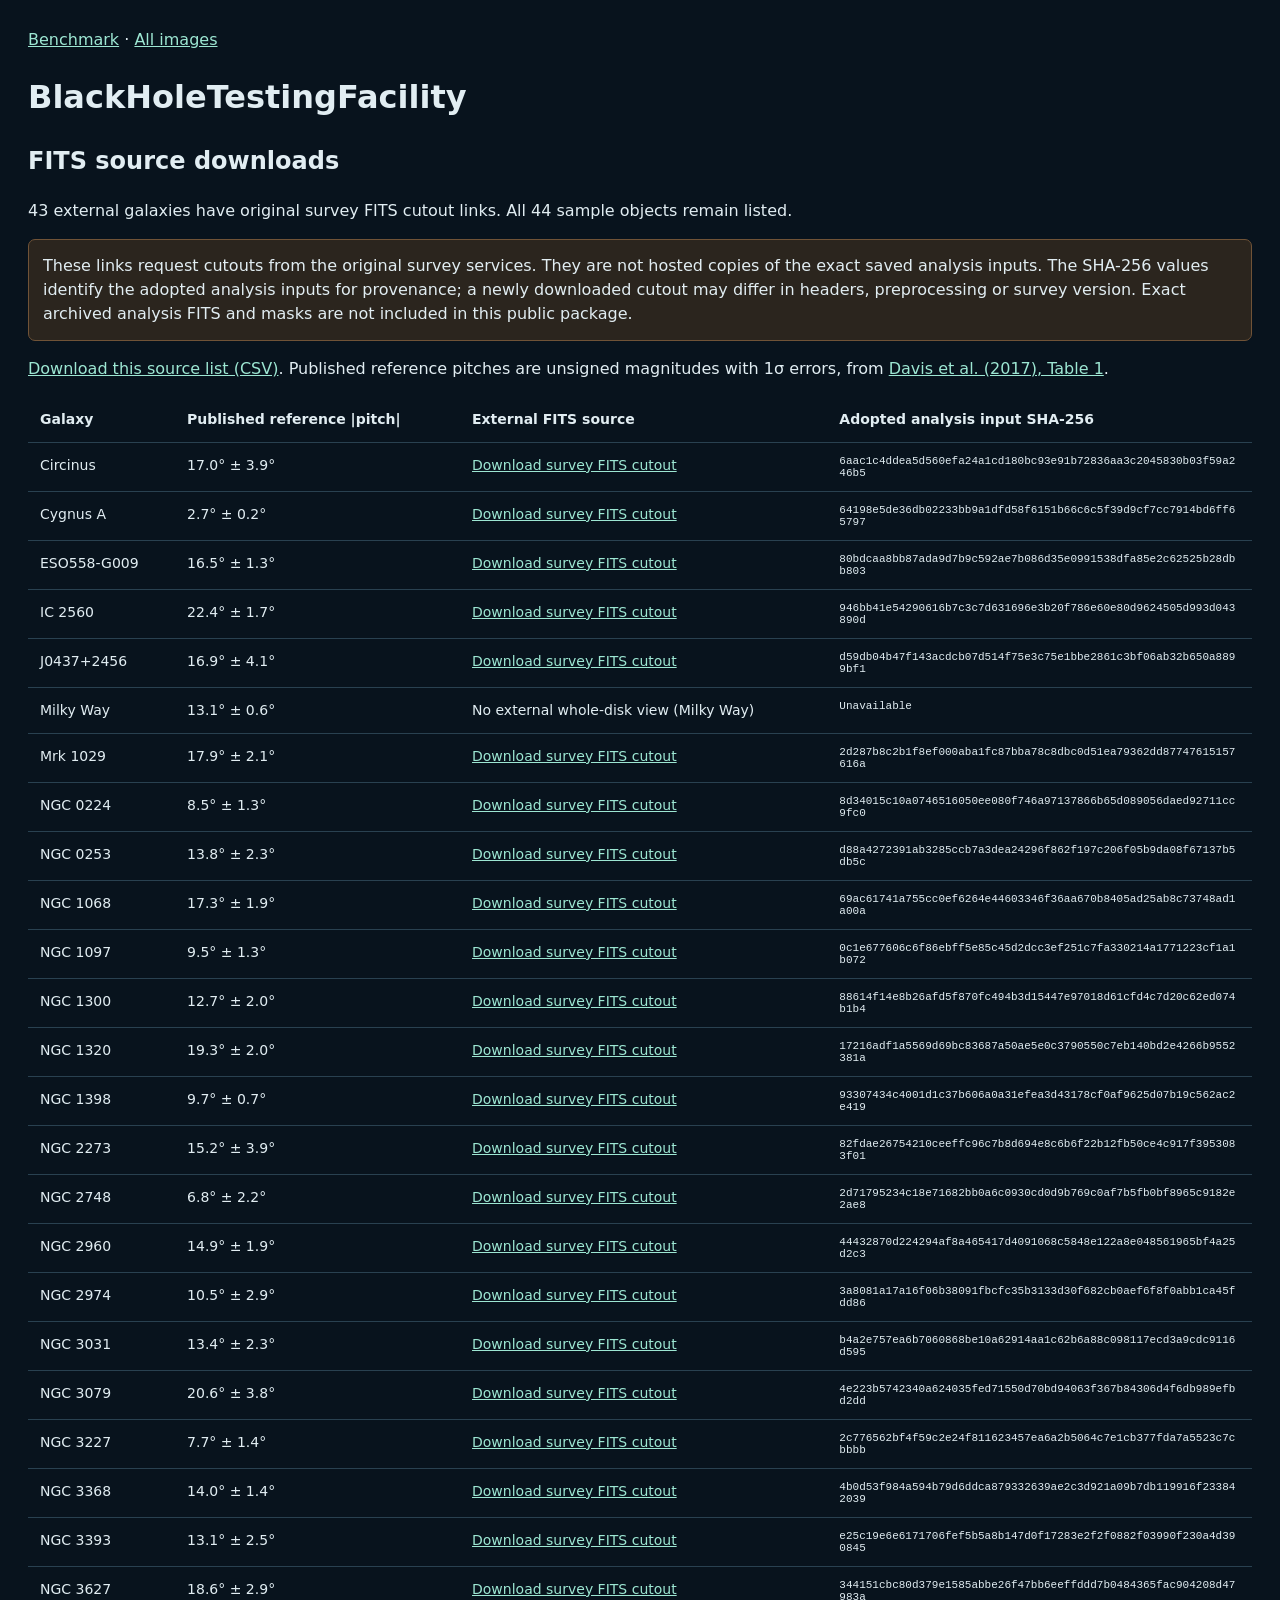
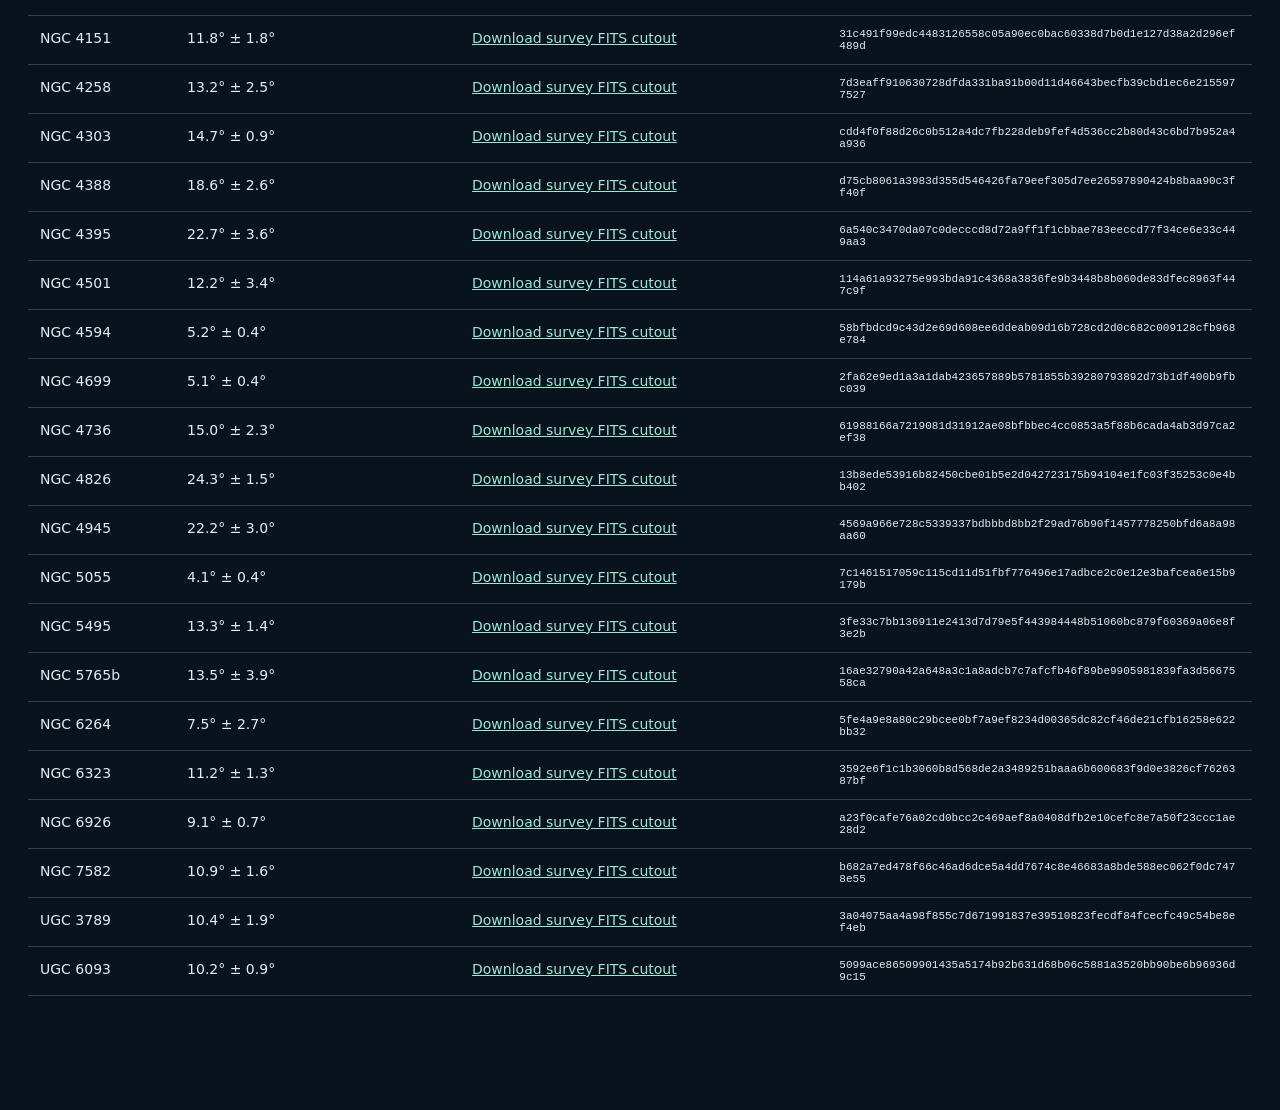
<file: fits.html>
<!doctype html><html lang="en"><head><meta charset="utf-8"><meta name="viewport" content="width=device-width,initial-scale=1"><title>BlackHoleTestingFacility · FITS sources</title><style>body{font:16px/1.5 system-ui,sans-serif;max-width:1250px;margin:auto;padding:28px;background:#08131d;color:#e1edf2}a{color:#9de7d3}table{border-collapse:collapse;width:100%;font-size:14px}td,th{text-align:left;padding:12px;border-bottom:1px solid #294150;vertical-align:top}.hash{font:11px monospace;overflow-wrap:anywhere;max-width:330px}.scroll{overflow:auto}.notice{background:#2b251e;border:1px solid #705337;padding:14px;border-radius:7px}</style></head><body><nav><a href="index.html">Benchmark</a> · <a href="inspection.html">All images</a></nav><h1>BlackHoleTestingFacility</h1><h2>FITS source downloads</h2><p>43 external galaxies have original survey FITS cutout links. All 44 sample objects remain listed.</p><div class="notice">These links request cutouts from the original survey services. They are not hosted copies of the exact saved analysis inputs. The SHA-256 values identify the adopted analysis inputs for provenance; a newly downloaded cutout may differ in headers, preprocessing or survey version. Exact archived analysis FITS and masks are not included in this public package.</div><p><a href="bh44-assets/fits_sources.csv">Download this source list (CSV)</a>. Published reference pitches are unsigned magnitudes with 1σ errors, from <a href="https://doi.org/10.1093/mnras/stx1794">Davis et al. (2017), Table 1</a>.</p><div class="scroll"><table><thead><tr><th>Galaxy</th><th>Published reference |pitch|</th><th>External FITS source</th><th>Adopted analysis input SHA-256</th></tr></thead><tbody><tr><td>Circinus</td><td>17.0° ± 3.9°</td><td><a href="https://alasky.cds.unistra.fr/hips-image-services/hips2fits?hips=CDS%2FP%2FDECaPS%2FDR2%2Fr&amp;width=1600&amp;height=1600&amp;fov=0.20700000000000002&amp;projection=TAN&amp;coordsys=icrs&amp;rotation_angle=0&amp;ra=213.291518&amp;dec=-65.339092&amp;format=fits" target="_blank" rel="noopener">Download survey FITS cutout</a></td><td class="hash">6aac1c4ddea5d560efa24a1cd180bc93e91b72836aa3c2045830b03f59a246b5</td></tr><tr><td>Cygnus A</td><td>2.7° ± 0.2°</td><td><a href="https://alasky.cds.unistra.fr/hips-image-services/hips2fits?hips=CDS%2FP%2FPanSTARRS%2FDR1%2Fg&amp;width=512&amp;height=512&amp;fov=0.037262222222222224&amp;projection=TAN&amp;coordsys=icrs&amp;rotation_angle=0&amp;ra=299.86815237&amp;dec=40.7339159&amp;format=fits" target="_blank" rel="noopener">Download survey FITS cutout</a></td><td class="hash">64198e5de36db02233bb9a1dfd58f6151b66c6c5f39d9cf7cc7914bd6ff65797</td></tr><tr><td>ESO558-G009</td><td>16.5° ± 1.3°</td><td><a href="https://alasky.cds.unistra.fr/hips-image-services/hips2fits?hips=CDS%2FP%2FPanSTARRS%2FDR1%2Fg&amp;width=660&amp;height=660&amp;fov=0.04803333333333334&amp;projection=TAN&amp;coordsys=icrs&amp;rotation_angle=0&amp;ra=106.08750833&amp;dec=-21.58871111&amp;format=fits" target="_blank" rel="noopener">Download survey FITS cutout</a></td><td class="hash">80bdcaa8bb87ada9d7b9c592ae7b086d35e0991538dfa85e2c62525b28dbb803</td></tr><tr><td>IC 2560</td><td>22.4° ± 1.7°</td><td><a href="https://alasky.cds.unistra.fr/hips-image-services/hips2fits?hips=CDS%2FP%2FSkymapper%2FDR4%2Fr&amp;width=1320&amp;height=1320&amp;fov=0.09606666666666668&amp;projection=TAN&amp;coordsys=icrs&amp;rotation_angle=0&amp;ra=154.07794711&amp;dec=-33.56381119&amp;format=fits" target="_blank" rel="noopener">Download survey FITS cutout</a></td><td class="hash">946bb41e54290616b7c3c7d631696e3b20f786e60e80d9624505d993d043890d</td></tr><tr><td>J0437+2456</td><td>16.9° ± 4.1°</td><td><a href="https://www.legacysurvey.org/viewer/fits-cutout?ra=69.26529166666667&amp;dec=24.935222222222222&amp;size=512&amp;layer=sdss&amp;pixscale=0.26200000&amp;bands=g&amp;invvar=1" target="_blank" rel="noopener">Download survey FITS cutout</a></td><td class="hash">d59db04b47f143acdcb07d514f75e3c75e1bbe2861c3bf06ab32b650a8899bf1</td></tr><tr><td>Milky Way</td><td>13.1° ± 0.6°</td><td>No external whole-disk view (Milky Way)</td><td class="hash">Unavailable</td></tr><tr><td>Mrk 1029</td><td>17.9° ± 2.1°</td><td><a href="https://www.legacysurvey.org/viewer/fits-cutout?ra=34.26490845&amp;dec=5.29207823&amp;size=512&amp;layer=ls-dr10&amp;pixscale=0.26200000&amp;bands=g&amp;invvar=1" target="_blank" rel="noopener">Download survey FITS cutout</a></td><td class="hash">2d287b8c2b1f8ef000aba1fc87bba78c8dbc0d51ea79362dd87747615157616a</td></tr><tr><td>NGC 0224</td><td>8.5° ± 1.3°</td><td><a href="https://alasky.cds.unistra.fr/hips-image-services/hips2fits?hips=CDS%2FP%2FPanSTARRS%2FDR1%2Fg&amp;width=1600&amp;height=1600&amp;fov=5.7&amp;projection=TAN&amp;coordsys=icrs&amp;rotation_angle=0&amp;ra=10.68470833&amp;dec=41.26875&amp;format=fits" target="_blank" rel="noopener">Download survey FITS cutout</a></td><td class="hash">8d34015c10a0746516050ee080f746a97137866b65d089056daed92711cc9fc0</td></tr><tr><td>NGC 0253</td><td>13.8° ± 2.3°</td><td><a href="https://alasky.cds.unistra.fr/hips-image-services/hips2fits?hips=CDS%2FP%2FSkymapper%2FDR4%2Fr&amp;width=1600&amp;height=1600&amp;fov=0.825&amp;projection=TAN&amp;coordsys=icrs&amp;rotation_angle=0&amp;ra=11.88805833&amp;dec=-25.2888&amp;format=fits" target="_blank" rel="noopener">Download survey FITS cutout</a></td><td class="hash">d88a4272391ab3285ccb7a3dea24296f862f197c206f05b9da08f67137b5db5c</td></tr><tr><td>NGC 1068</td><td>17.3° ± 1.9°</td><td><a href="https://www.legacysurvey.org/viewer/fits-cutout?ra=40.66962153&amp;dec=-0.01329436&amp;size=1600&amp;layer=ls-dr10&amp;pixscale=0.47925000&amp;bands=g&amp;invvar=1" target="_blank" rel="noopener">Download survey FITS cutout</a></td><td class="hash">69ac61741a755cc0ef6264e44603346f36aa670b8405ad25ab8c73748ad1a00a</td></tr><tr><td>NGC 1097</td><td>9.5° ± 1.3°</td><td><a href="https://www.legacysurvey.org/viewer/fits-cutout?ra=41.5794125&amp;dec=-30.27491111&amp;size=1600&amp;layer=ls-dr10&amp;pixscale=0.62775000&amp;bands=g&amp;invvar=1" target="_blank" rel="noopener">Download survey FITS cutout</a></td><td class="hash">0c1e677606c6f86ebff5e85c45d2dcc3ef251c7fa330214a1771223cf1a1b072</td></tr><tr><td>NGC 1300</td><td>12.7° ± 2.0°</td><td><a href="https://www.legacysurvey.org/viewer/fits-cutout?ra=49.92102592&amp;dec=-19.41116321&amp;size=1600&amp;layer=ls-dr10&amp;pixscale=0.41850000&amp;bands=g&amp;invvar=1" target="_blank" rel="noopener">Download survey FITS cutout</a></td><td class="hash">88614f14e8b26afd5f870fc494b3d15447e97018d61cfd4c7d20c62ed074b1b4</td></tr><tr><td>NGC 1320</td><td>19.3° ± 2.0°</td><td><a href="https://www.legacysurvey.org/viewer/fits-cutout?ra=51.20286952&amp;dec=-3.04225598&amp;size=784&amp;layer=ls-dr10&amp;pixscale=0.26200000&amp;bands=g&amp;invvar=1" target="_blank" rel="noopener">Download survey FITS cutout</a></td><td class="hash">17216adf1a5569d69bc83687a50ae5e0c3790550c7eb140bd2e4266b9552381a</td></tr><tr><td>NGC 1398</td><td>9.7° ± 0.7°</td><td><a href="https://www.legacysurvey.org/viewer/fits-cutout?ra=54.71720833&amp;dec=-26.33783889&amp;size=1600&amp;layer=ls-dr10&amp;pixscale=0.47925000&amp;bands=g&amp;invvar=1" target="_blank" rel="noopener">Download survey FITS cutout</a></td><td class="hash">93307434c4001d1c37b606a0a31efea3d43178cf0af9625d07b19c562ac2e419</td></tr><tr><td>NGC 2273</td><td>15.2° ± 3.9°</td><td><a href="https://www.legacysurvey.org/viewer/fits-cutout?ra=102.53612158&amp;dec=60.84579573&amp;size=1320&amp;layer=ls-dr9&amp;pixscale=0.26200000&amp;bands=g&amp;invvar=1" target="_blank" rel="noopener">Download survey FITS cutout</a></td><td class="hash">82fdae26754210ceeffc96c7b8d694e8c6b6f22b12fb50ce4c917f3953083f01</td></tr><tr><td>NGC 2748</td><td>6.8° ± 2.2°</td><td><a href="https://www.legacysurvey.org/viewer/fits-cutout?ra=138.42932112&amp;dec=76.47534194&amp;size=1238&amp;layer=ls-dr9&amp;pixscale=0.26200000&amp;bands=g&amp;invvar=1" target="_blank" rel="noopener">Download survey FITS cutout</a></td><td class="hash">2d71795234c18e71682bb0a6c0930cd0d9b769c0af7b5fb0bf8965c9182e2ae8</td></tr><tr><td>NGC 2960</td><td>14.9° ± 1.9°</td><td><a href="https://www.legacysurvey.org/viewer/fits-cutout?ra=145.15159428&amp;dec=3.57700996&amp;size=742&amp;layer=ls-dr10&amp;pixscale=0.26200000&amp;bands=g&amp;invvar=1" target="_blank" rel="noopener">Download survey FITS cutout</a></td><td class="hash">44432870d224294af8a465417d4091068c5848e122a8e048561965bf4a25d2c3</td></tr><tr><td>NGC 2974</td><td>10.5° ± 2.9°</td><td><a href="https://www.legacysurvey.org/viewer/fits-cutout?ra=145.63871603&amp;dec=-3.69917731&amp;size=1444&amp;layer=ls-dr10&amp;pixscale=0.26200000&amp;bands=g&amp;invvar=1" target="_blank" rel="noopener">Download survey FITS cutout</a></td><td class="hash">3a8081a17a16f06b38091fbcfc35b3133d30f682cb0aef6f8f0abb1ca45fdd86</td></tr><tr><td>NGC 3031</td><td>13.4° ± 2.3°</td><td><a href="https://www.legacysurvey.org/viewer/fits-cutout?ra=148.8882194&amp;dec=69.06529514&amp;size=1600&amp;layer=sdss&amp;pixscale=1.81575000&amp;bands=g&amp;invvar=1" target="_blank" rel="noopener">Download survey FITS cutout</a></td><td class="hash">b4a2e757ea6b7060868be10a62914aa1c62b6a88c098117ecd3a9cdc9116d595</td></tr><tr><td>NGC 3079</td><td>20.6° ± 3.8°</td><td><a href="https://www.legacysurvey.org/viewer/fits-cutout?ra=150.49116244&amp;dec=55.67984716&amp;size=1600&amp;layer=ls-dr9&amp;pixscale=0.53325000&amp;bands=g&amp;invvar=1" target="_blank" rel="noopener">Download survey FITS cutout</a></td><td class="hash">4e223b5742340a624035fed71550d70bd94063f367b84306d4f6db989efbd2dd</td></tr><tr><td>NGC 3227</td><td>7.7° ± 1.4°</td><td><a href="https://www.legacysurvey.org/viewer/fits-cutout?ra=155.87740215&amp;dec=19.86507839&amp;size=1600&amp;layer=ls-dr10&amp;pixscale=0.36450000&amp;bands=g&amp;invvar=1" target="_blank" rel="noopener">Download survey FITS cutout</a></td><td class="hash">2c776562bf4f59c2e24f811623457ea6a2b5064c7e1cb377fda7a5523c7cbbbb</td></tr><tr><td>NGC 3368</td><td>14.0° ± 1.4°</td><td><a href="https://www.legacysurvey.org/viewer/fits-cutout?ra=161.6906&amp;dec=11.81993889&amp;size=1600&amp;layer=ls-dr10&amp;pixscale=0.51300000&amp;bands=g&amp;invvar=1" target="_blank" rel="noopener">Download survey FITS cutout</a></td><td class="hash">4b0d53f984a594b79d6ddca879332639ae2c3d921a09b7db119916f233842039</td></tr><tr><td>NGC 3393</td><td>13.1° ± 2.5°</td><td><a href="https://www.legacysurvey.org/viewer/fits-cutout?ra=162.09777215&amp;dec=-25.1620799&amp;size=908&amp;layer=ls-dr10&amp;pixscale=0.26200000&amp;bands=g&amp;invvar=1" target="_blank" rel="noopener">Download survey FITS cutout</a></td><td class="hash">e25c19e6e6171706fef5b5a8b147d0f17283e2f2f0882f03990f230a4d390845</td></tr><tr><td>NGC 3627</td><td>18.6° ± 2.9°</td><td><a href="https://www.legacysurvey.org/viewer/fits-cutout?ra=170.0626&amp;dec=12.9915&amp;size=1600&amp;layer=ls-dr10&amp;pixscale=0.61425000&amp;bands=g&amp;invvar=1" target="_blank" rel="noopener">Download survey FITS cutout</a></td><td class="hash">344151cbc80d379e1585abbe26f47bb6eeffddd7b0484365fac904208d47983a</td></tr><tr><td>NGC 4151</td><td>11.8° ± 1.8°</td><td><a href="https://www.legacysurvey.org/viewer/fits-cutout?ra=182.63573326&amp;dec=39.40585098&amp;size=1600&amp;layer=sdss&amp;pixscale=0.42525000&amp;bands=g&amp;invvar=1" target="_blank" rel="noopener">Download survey FITS cutout</a></td><td class="hash">31c491f99edc4483126558c05a90ec0bac60338d7b0d1e127d38a2d296ef489d</td></tr><tr><td>NGC 4258</td><td>13.2° ± 2.5°</td><td><a href="https://www.legacysurvey.org/viewer/fits-cutout?ra=184.74008333&amp;dec=47.30371944&amp;size=1600&amp;layer=sdss&amp;pixscale=1.25550000&amp;bands=g&amp;invvar=1" target="_blank" rel="noopener">Download survey FITS cutout</a></td><td class="hash">7d3eaff910630728dfda331ba91b00d11d46643becfb39cbd1ec6e2155977527</td></tr><tr><td>NGC 4303</td><td>14.7° ± 0.9°</td><td><a href="https://www.legacysurvey.org/viewer/fits-cutout?ra=185.47886774&amp;dec=4.47377705&amp;size=1600&amp;layer=ls-dr9&amp;pixscale=0.43875000&amp;bands=g&amp;invvar=1" target="_blank" rel="noopener">Download survey FITS cutout</a></td><td class="hash">cdd4f0f88d26c0b512a4dc7fb228deb9fef4d536cc2b80d43c6bd7b952a4a936</td></tr><tr><td>NGC 4388</td><td>18.6° ± 2.6°</td><td><a href="https://www.legacysurvey.org/viewer/fits-cutout?ra=186.44508333&amp;dec=12.66206944&amp;size=1600&amp;layer=ls-dr10&amp;pixscale=0.32670000&amp;bands=g&amp;invvar=1" target="_blank" rel="noopener">Download survey FITS cutout</a></td><td class="hash">d75cb8061a3983d355d546426fa79eef305d7ee26597890424b8baa90c3ff40f</td></tr><tr><td>NGC 4395</td><td>22.7° ± 3.6°</td><td><a href="https://www.legacysurvey.org/viewer/fits-cutout?ra=186.45359713&amp;dec=33.54686116&amp;size=1600&amp;layer=ls-dr9&amp;pixscale=0.89100000&amp;bands=g&amp;invvar=1" target="_blank" rel="noopener">Download survey FITS cutout</a></td><td class="hash">6a540c3470da07c0decccd8d72a9ff1f1cbbae783eeccd77f34ce6e33c449aa3</td></tr><tr><td>NGC 4501</td><td>12.2° ± 3.4°</td><td><a href="https://www.legacysurvey.org/viewer/fits-cutout?ra=187.99646878&amp;dec=14.42031916&amp;size=1600&amp;layer=ls-dr10&amp;pixscale=0.46575000&amp;bands=g&amp;invvar=1" target="_blank" rel="noopener">Download survey FITS cutout</a></td><td class="hash">114a61a93275e993bda91c4368a3836fe9b3448b8b060de83dfec8963f447c9f</td></tr><tr><td>NGC 4594</td><td>5.2° ± 0.4°</td><td><a href="https://www.legacysurvey.org/viewer/fits-cutout?ra=189.99763275&amp;dec=-11.62305449&amp;size=1600&amp;layer=ls-dr10&amp;pixscale=0.58725000&amp;bands=g&amp;invvar=1" target="_blank" rel="noopener">Download survey FITS cutout</a></td><td class="hash">58bfbdcd9c43d2e69d608ee6ddeab09d16b728cd2d0c682c009128cfb968e784</td></tr><tr><td>NGC 4699</td><td>5.1° ± 0.4°</td><td><a href="https://www.legacysurvey.org/viewer/fits-cutout?ra=192.25910833&amp;dec=-8.66430278&amp;size=1568&amp;layer=ls-dr10&amp;pixscale=0.26200000&amp;bands=g&amp;invvar=1" target="_blank" rel="noopener">Download survey FITS cutout</a></td><td class="hash">2fa62e9ed1a3a1dab423657889b5781855b39280793892d73b1df400b9fbc039</td></tr><tr><td>NGC 4736</td><td>15.0° ± 2.3°</td><td><a href="https://www.legacysurvey.org/viewer/fits-cutout?ra=192.72114082&amp;dec=41.12025025&amp;size=1600&amp;layer=ls-dr9&amp;pixscale=0.75600000&amp;bands=g&amp;invvar=1" target="_blank" rel="noopener">Download survey FITS cutout</a></td><td class="hash">61988166a7219081d31912ae08bfbbec4cc0853a5f88b6cada4ab3d97ca2ef38</td></tr><tr><td>NGC 4826</td><td>24.3° ± 1.5°</td><td><a href="https://www.legacysurvey.org/viewer/fits-cutout?ra=194.18206667&amp;dec=21.68265833&amp;size=1600&amp;layer=ls-dr10&amp;pixscale=0.67500000&amp;bands=g&amp;invvar=1" target="_blank" rel="noopener">Download survey FITS cutout</a></td><td class="hash">13b8ede53916b82450cbe01b5e2d042723175b94104e1fc03f35253c0e4bb402</td></tr><tr><td>NGC 4945</td><td>22.2° ± 3.0°</td><td><a href="https://www.legacysurvey.org/viewer/fits-cutout?ra=196.3636625&amp;dec=-49.4679&amp;size=1600&amp;layer=ls-dr11&amp;pixscale=1.35000000&amp;bands=g&amp;invvar=1" target="_blank" rel="noopener">Download survey FITS cutout</a></td><td class="hash">4569a966e728c5339337bdbbbd8bb2f29ad76b90f1457778250bfd6a8a98aa60</td></tr><tr><td>NGC 5055</td><td>4.1° ± 0.4°</td><td><a href="https://www.legacysurvey.org/viewer/fits-cutout?ra=198.95530912&amp;dec=42.02936891&amp;size=1600&amp;layer=ls-dr9&amp;pixscale=0.85050000&amp;bands=g&amp;invvar=1" target="_blank" rel="noopener">Download survey FITS cutout</a></td><td class="hash">7c1461517059c115cd11d51fbf776496e17adbce2c0e12e3bafcea6e15b9179b</td></tr><tr><td>NGC 5495</td><td>13.3° ± 1.4°</td><td><a href="https://www.legacysurvey.org/viewer/fits-cutout?ra=213.09733331&amp;dec=-27.10808488&amp;size=578&amp;layer=ls-dr10&amp;pixscale=0.26200000&amp;bands=g&amp;invvar=1" target="_blank" rel="noopener">Download survey FITS cutout</a></td><td class="hash">3fe33c7bb136911e2413d7d79e5f443984448b51060bc879f60369a06e8f3e2b</td></tr><tr><td>NGC 5765b</td><td>13.5° ± 3.9°</td><td><a href="https://www.legacysurvey.org/viewer/fits-cutout?ra=222.714606&amp;dec=5.114487&amp;size=512&amp;layer=ls-dr10&amp;pixscale=0.26200000&amp;bands=g&amp;invvar=1" target="_blank" rel="noopener">Download survey FITS cutout</a></td><td class="hash">16ae32790a42a648a3c1a8adcb7c7afcfb46f89be9905981839fa3d5667558ca</td></tr><tr><td>NGC 6264</td><td>7.5° ± 2.7°</td><td><a href="https://www.legacysurvey.org/viewer/fits-cutout?ra=254.31719707&amp;dec=27.84960398&amp;size=512&amp;layer=ls-dr10&amp;pixscale=0.26200000&amp;bands=g&amp;invvar=1" target="_blank" rel="noopener">Download survey FITS cutout</a></td><td class="hash">5fe4a9e8a80c29bcee0bf7a9ef8234d00365dc82cf46de21cfb16258e622bb32</td></tr><tr><td>NGC 6323</td><td>11.2° ± 1.3°</td><td><a href="https://www.legacysurvey.org/viewer/fits-cutout?ra=258.32518921&amp;dec=43.78243674&amp;size=512&amp;layer=ls-dr9&amp;pixscale=0.26200000&amp;bands=g&amp;invvar=1" target="_blank" rel="noopener">Download survey FITS cutout</a></td><td class="hash">3592e6f1c1b3060b8d568de2a3489251baaa6b600683f9d0e3826cf7626387bf</td></tr><tr><td>NGC 6926</td><td>9.1° ± 0.7°</td><td><a href="https://www.legacysurvey.org/viewer/fits-cutout?ra=308.27545191&amp;dec=-2.02736081&amp;size=784&amp;layer=ls-dr10&amp;pixscale=0.26200000&amp;bands=g&amp;invvar=1" target="_blank" rel="noopener">Download survey FITS cutout</a></td><td class="hash">a23f0cafe76a02cd0bcc2c469aef8a0408dfb2e10cefc8e7a50f23ccc1ae28d2</td></tr><tr><td>NGC 7582</td><td>10.9° ± 1.6°</td><td><a href="https://www.legacysurvey.org/viewer/fits-cutout?ra=349.59833333&amp;dec=-42.37036111&amp;size=1600&amp;layer=ls-dr10&amp;pixscale=0.33750000&amp;bands=g&amp;invvar=1" target="_blank" rel="noopener">Download survey FITS cutout</a></td><td class="hash">b682a7ed478f66c46ad6dce5a4dd7674c8e46683a8bde588ec062f0dc7478e55</td></tr><tr><td>UGC 3789</td><td>10.4° ± 1.9°</td><td><a href="https://www.legacysurvey.org/viewer/fits-cutout?ra=109.87871667&amp;dec=59.35513333&amp;size=660&amp;layer=ls-dr9&amp;pixscale=0.26200000&amp;bands=g&amp;invvar=1" target="_blank" rel="noopener">Download survey FITS cutout</a></td><td class="hash">3a04075aa4a98f855c7d671991837e39510823fecdf84fcecfc49c54be8ef4eb</td></tr><tr><td>UGC 6093</td><td>10.2° ± 0.9°</td><td><a href="https://www.legacysurvey.org/viewer/fits-cutout?ra=165.19982084&amp;dec=10.72815532&amp;size=512&amp;layer=ls-dr10&amp;pixscale=0.26200000&amp;bands=g&amp;invvar=1" target="_blank" rel="noopener">Download survey FITS cutout</a></td><td class="hash">5099ace86509901435a5174b92b631d68b06c5881a3520bb90be6b96936d9c15</td></tr></tbody></table></div></body></html>
</file>
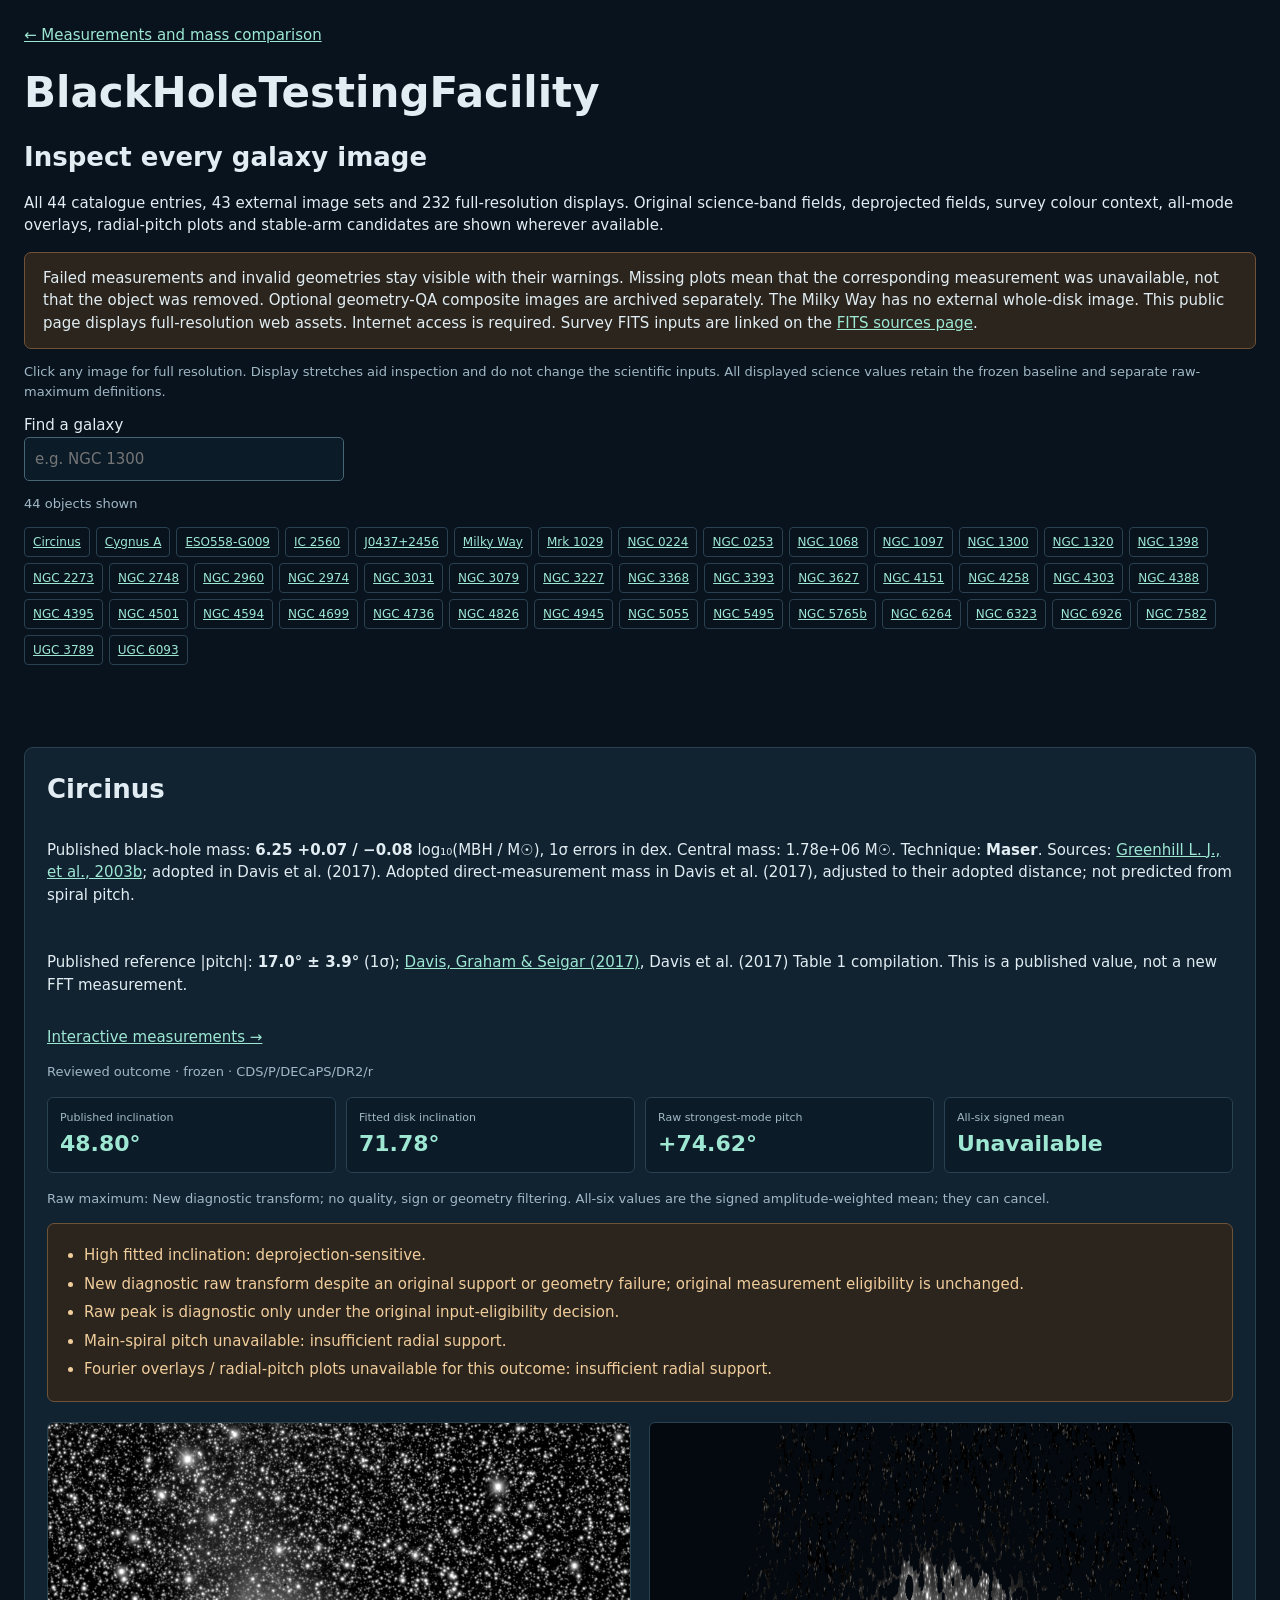
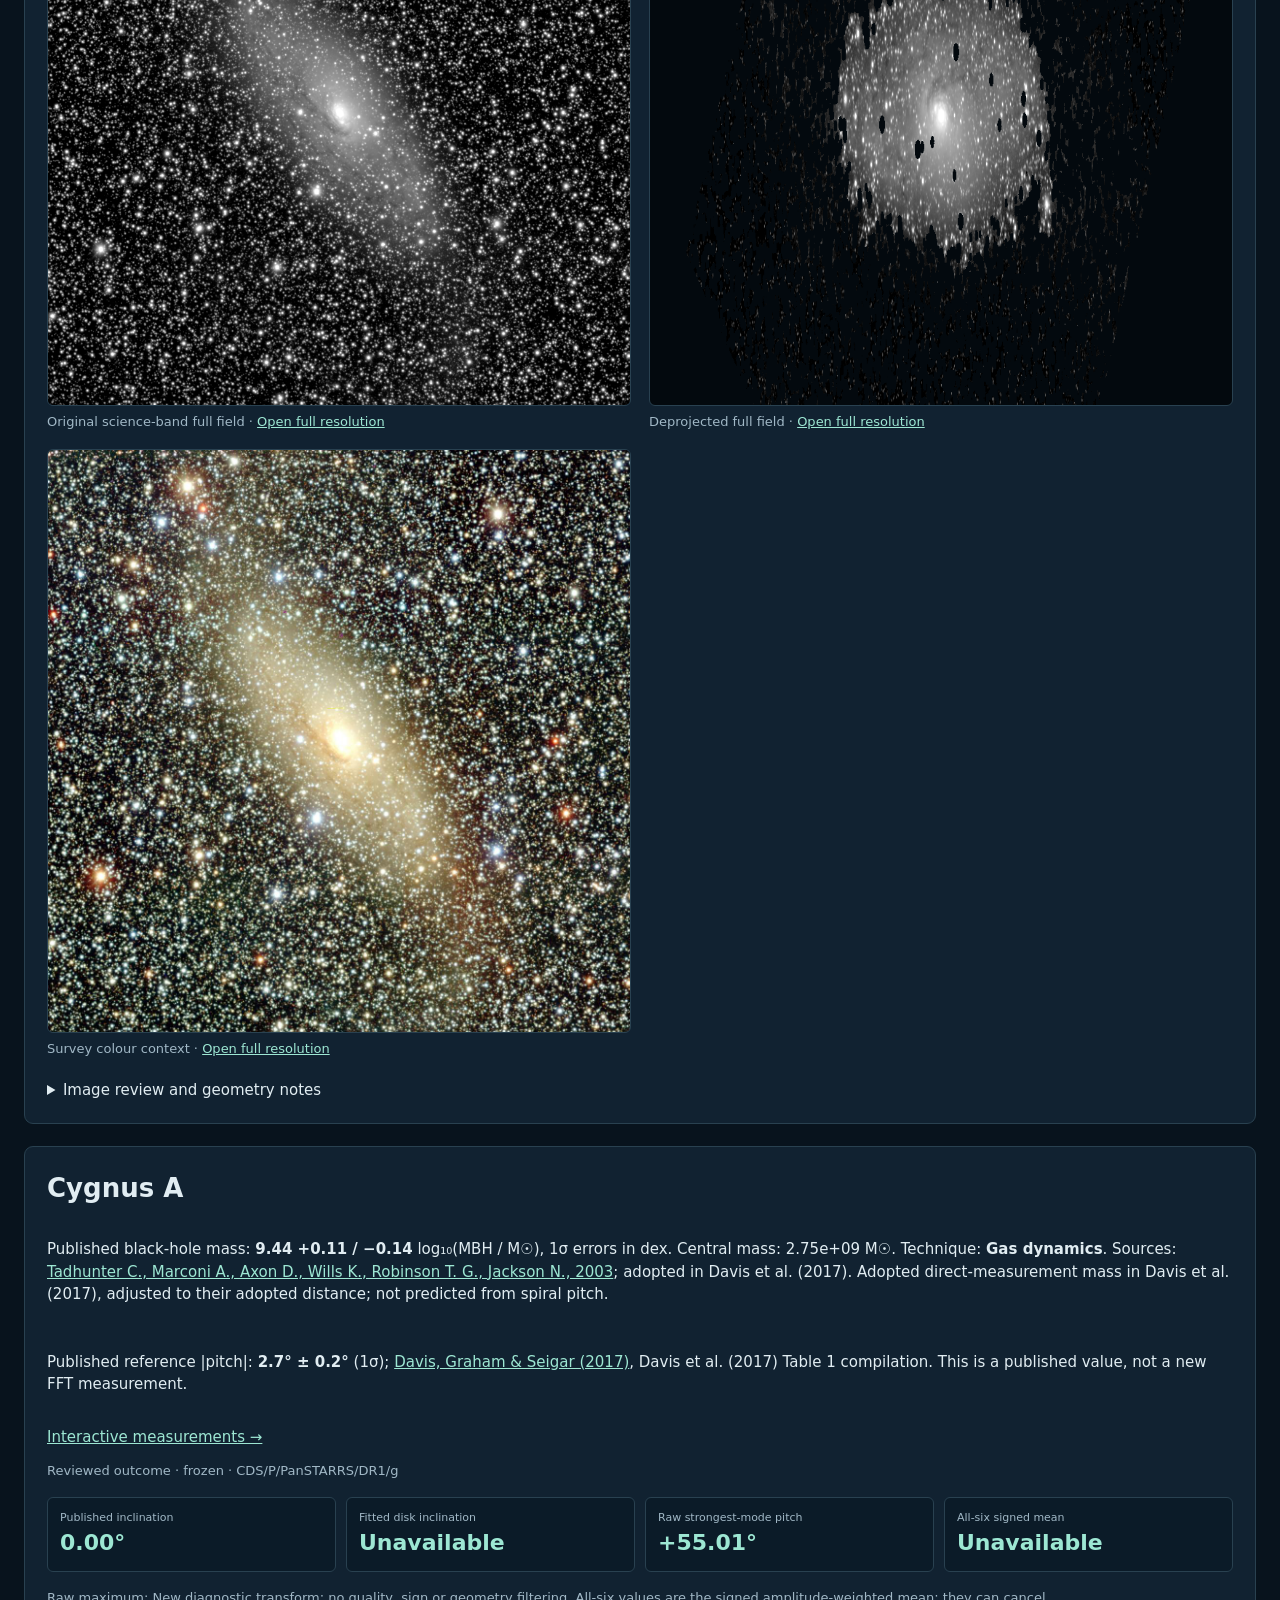
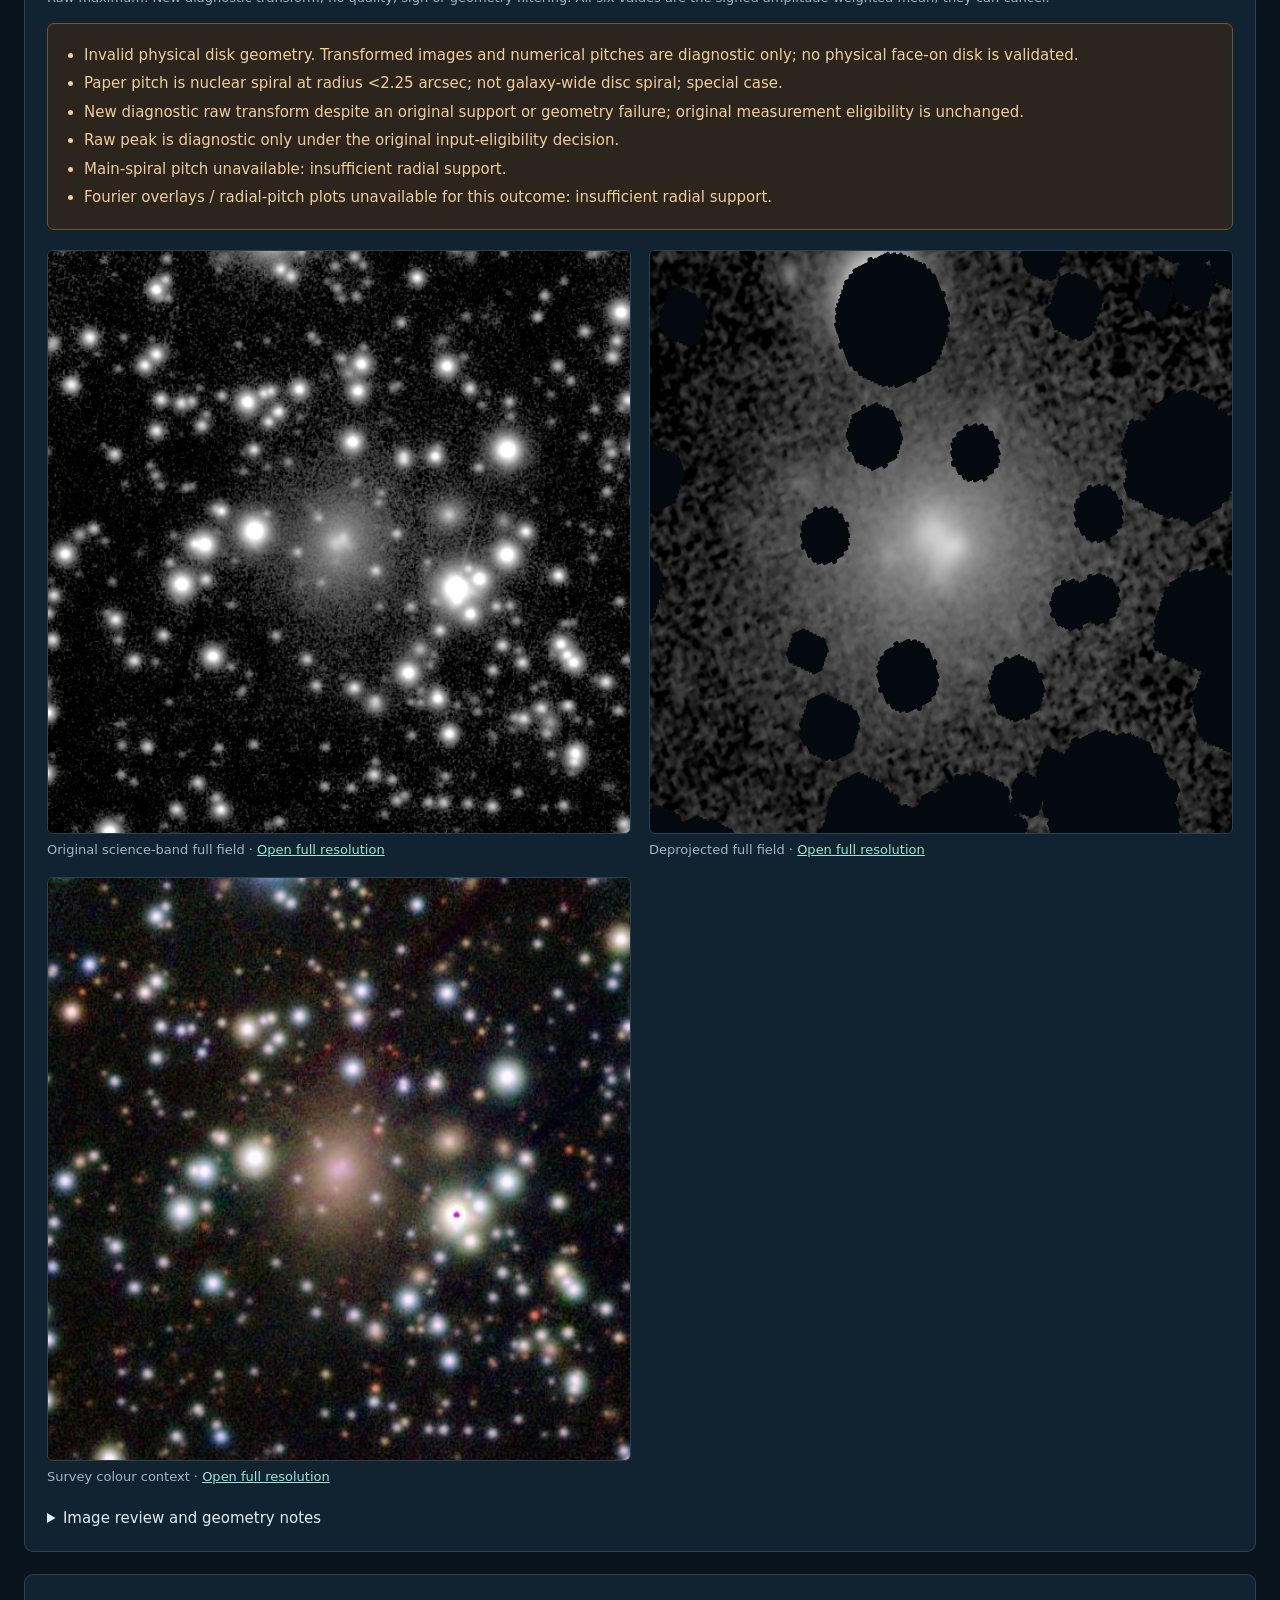
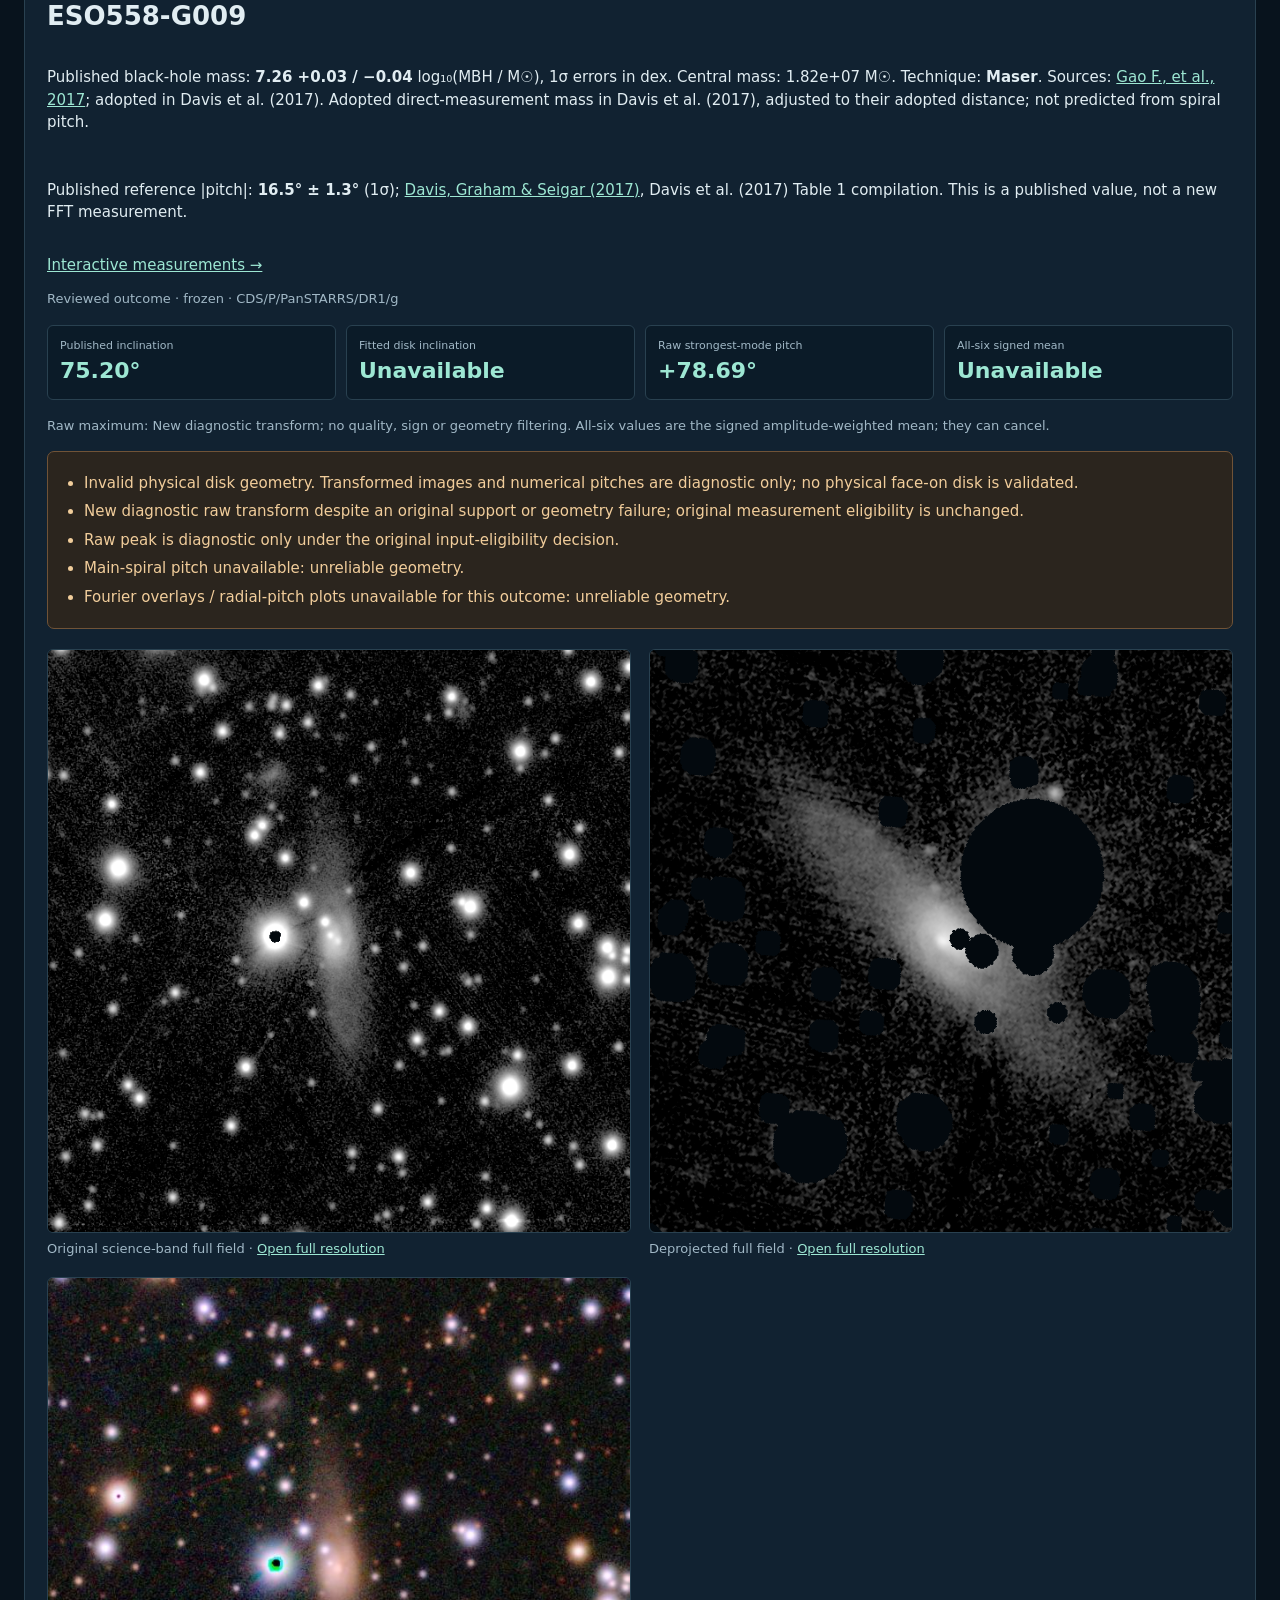
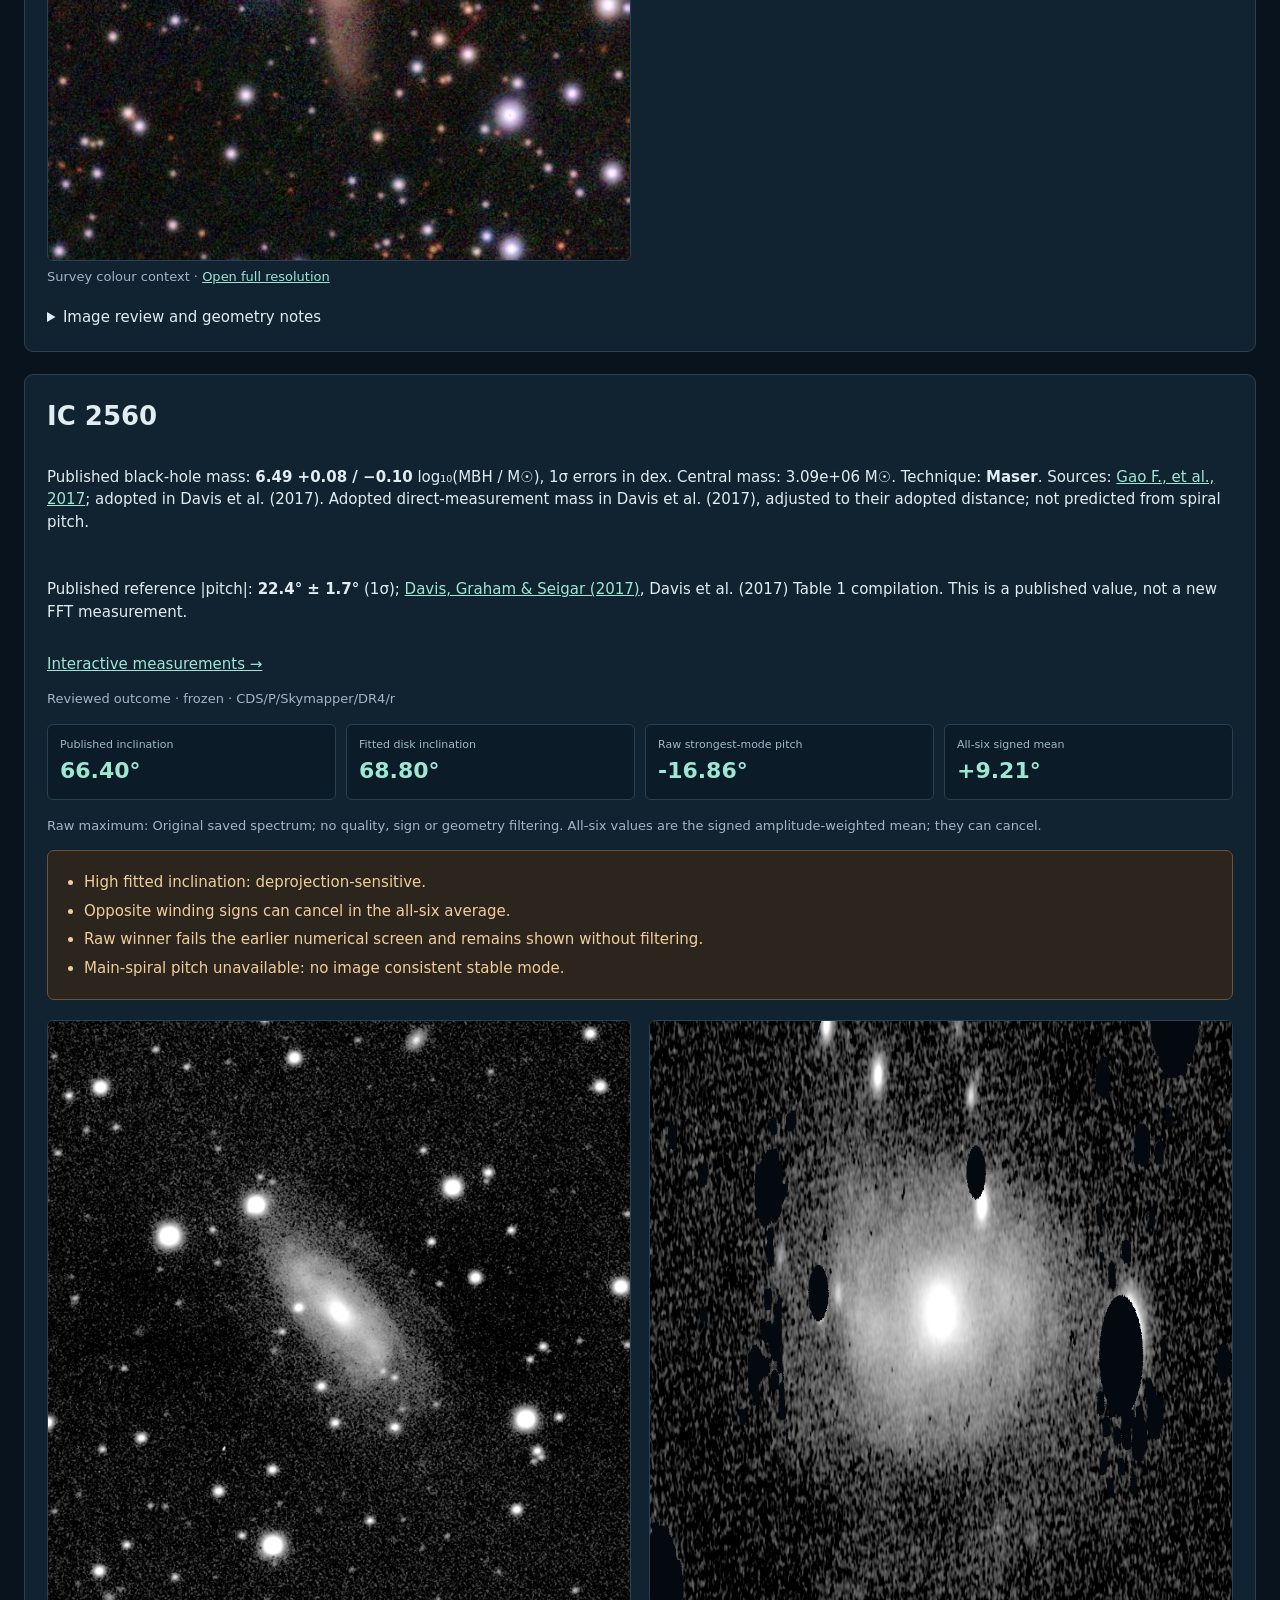
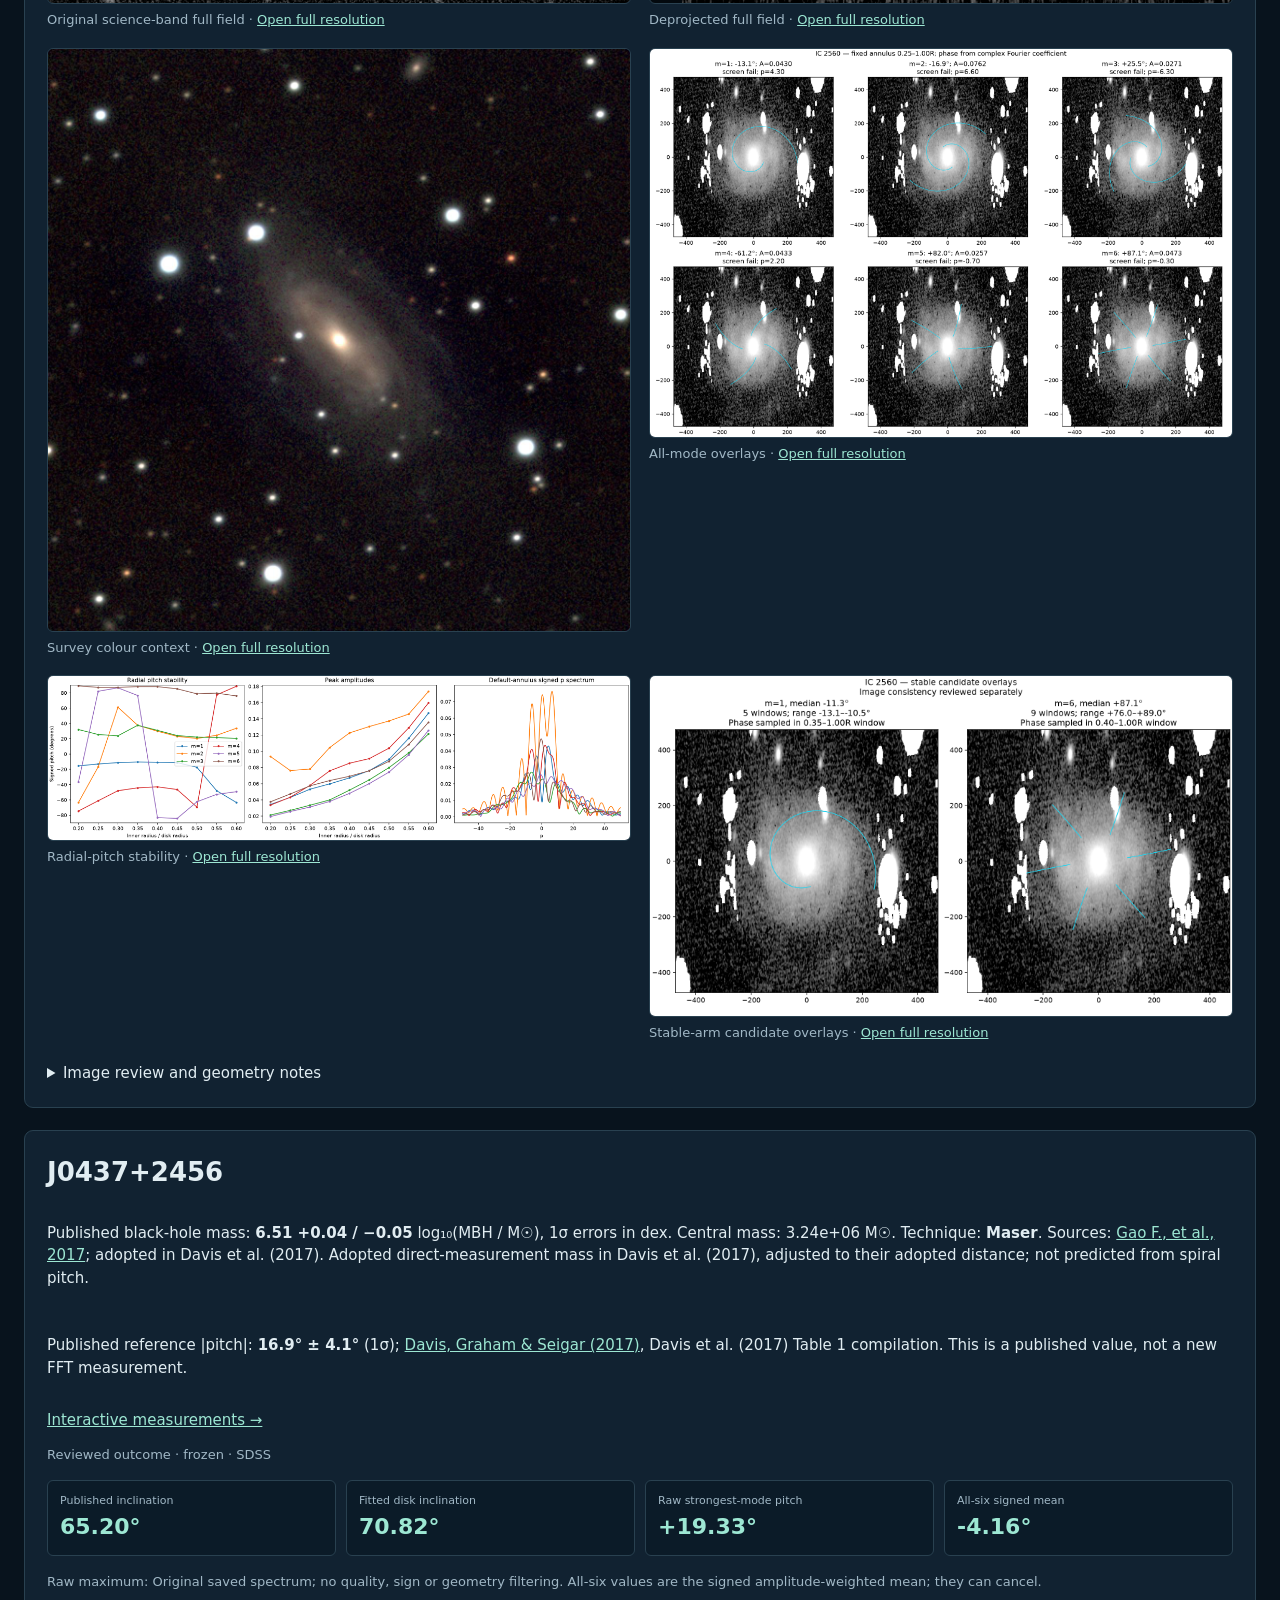
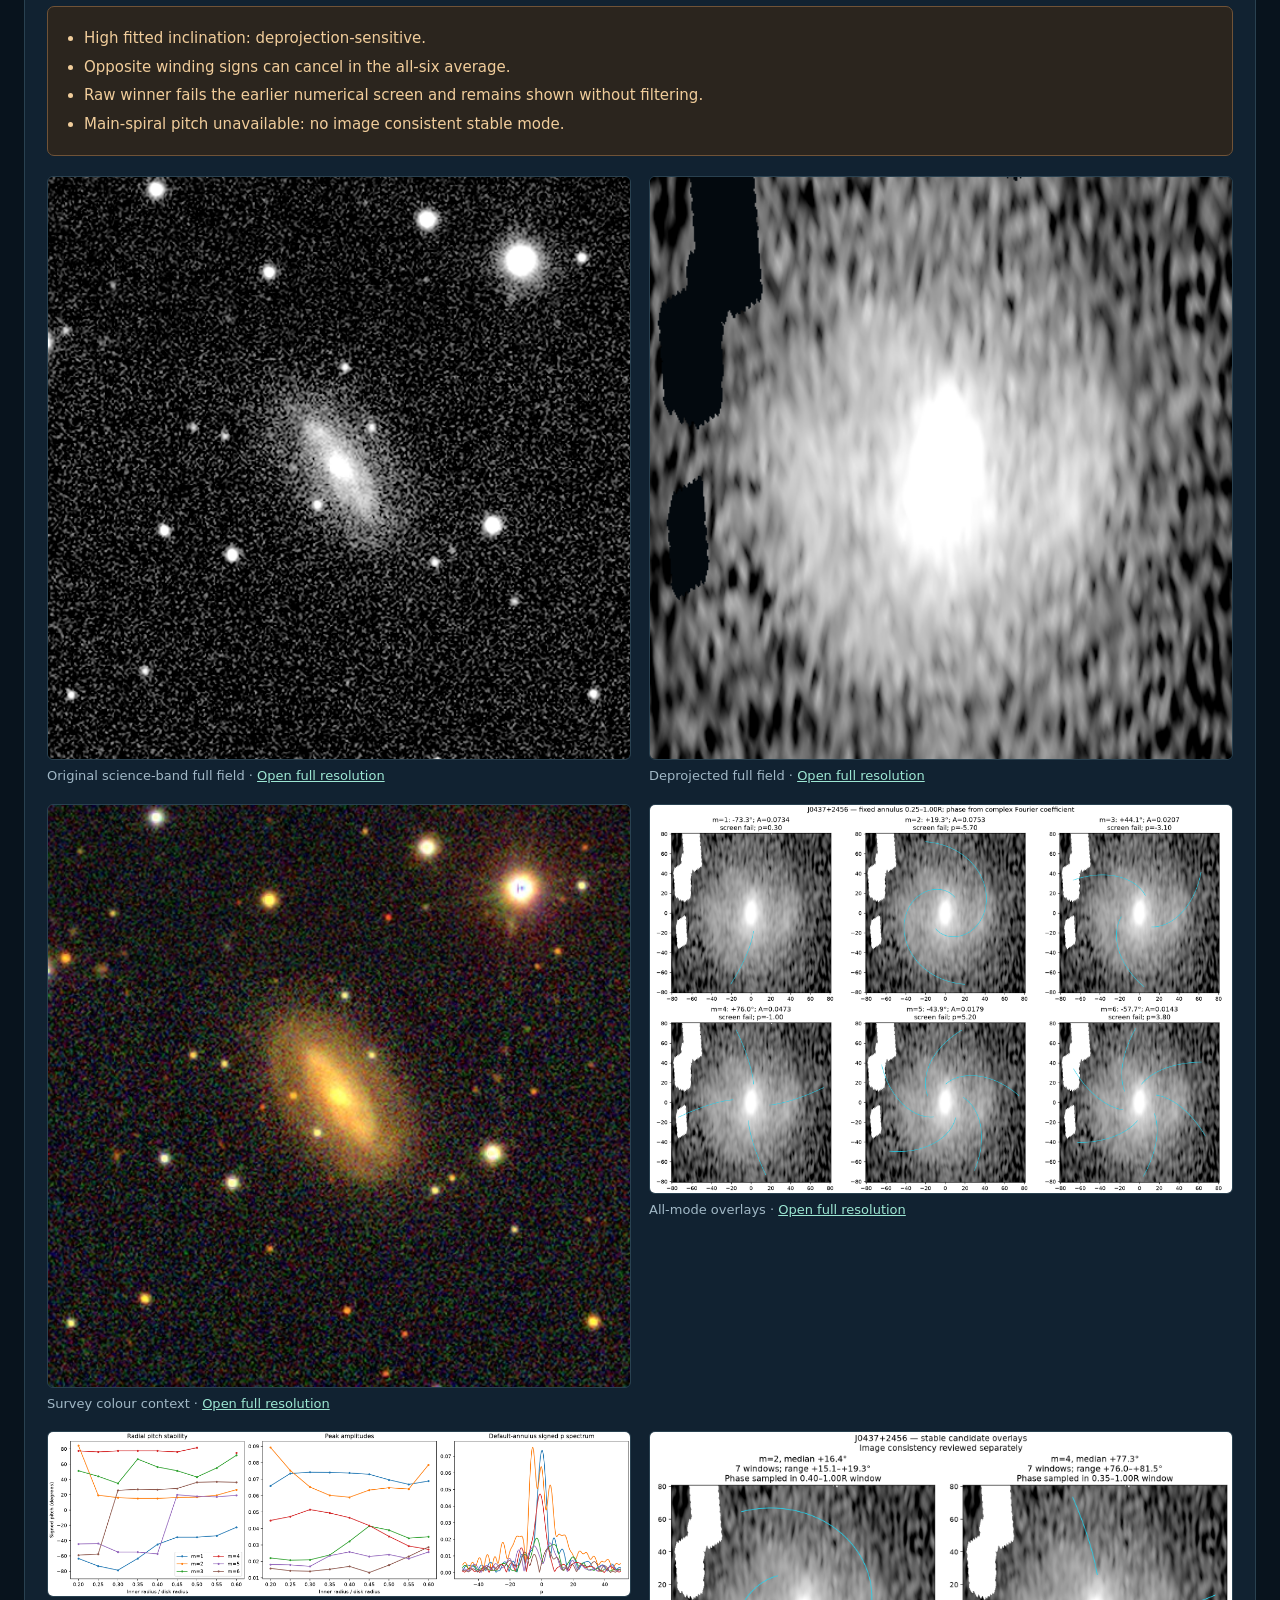
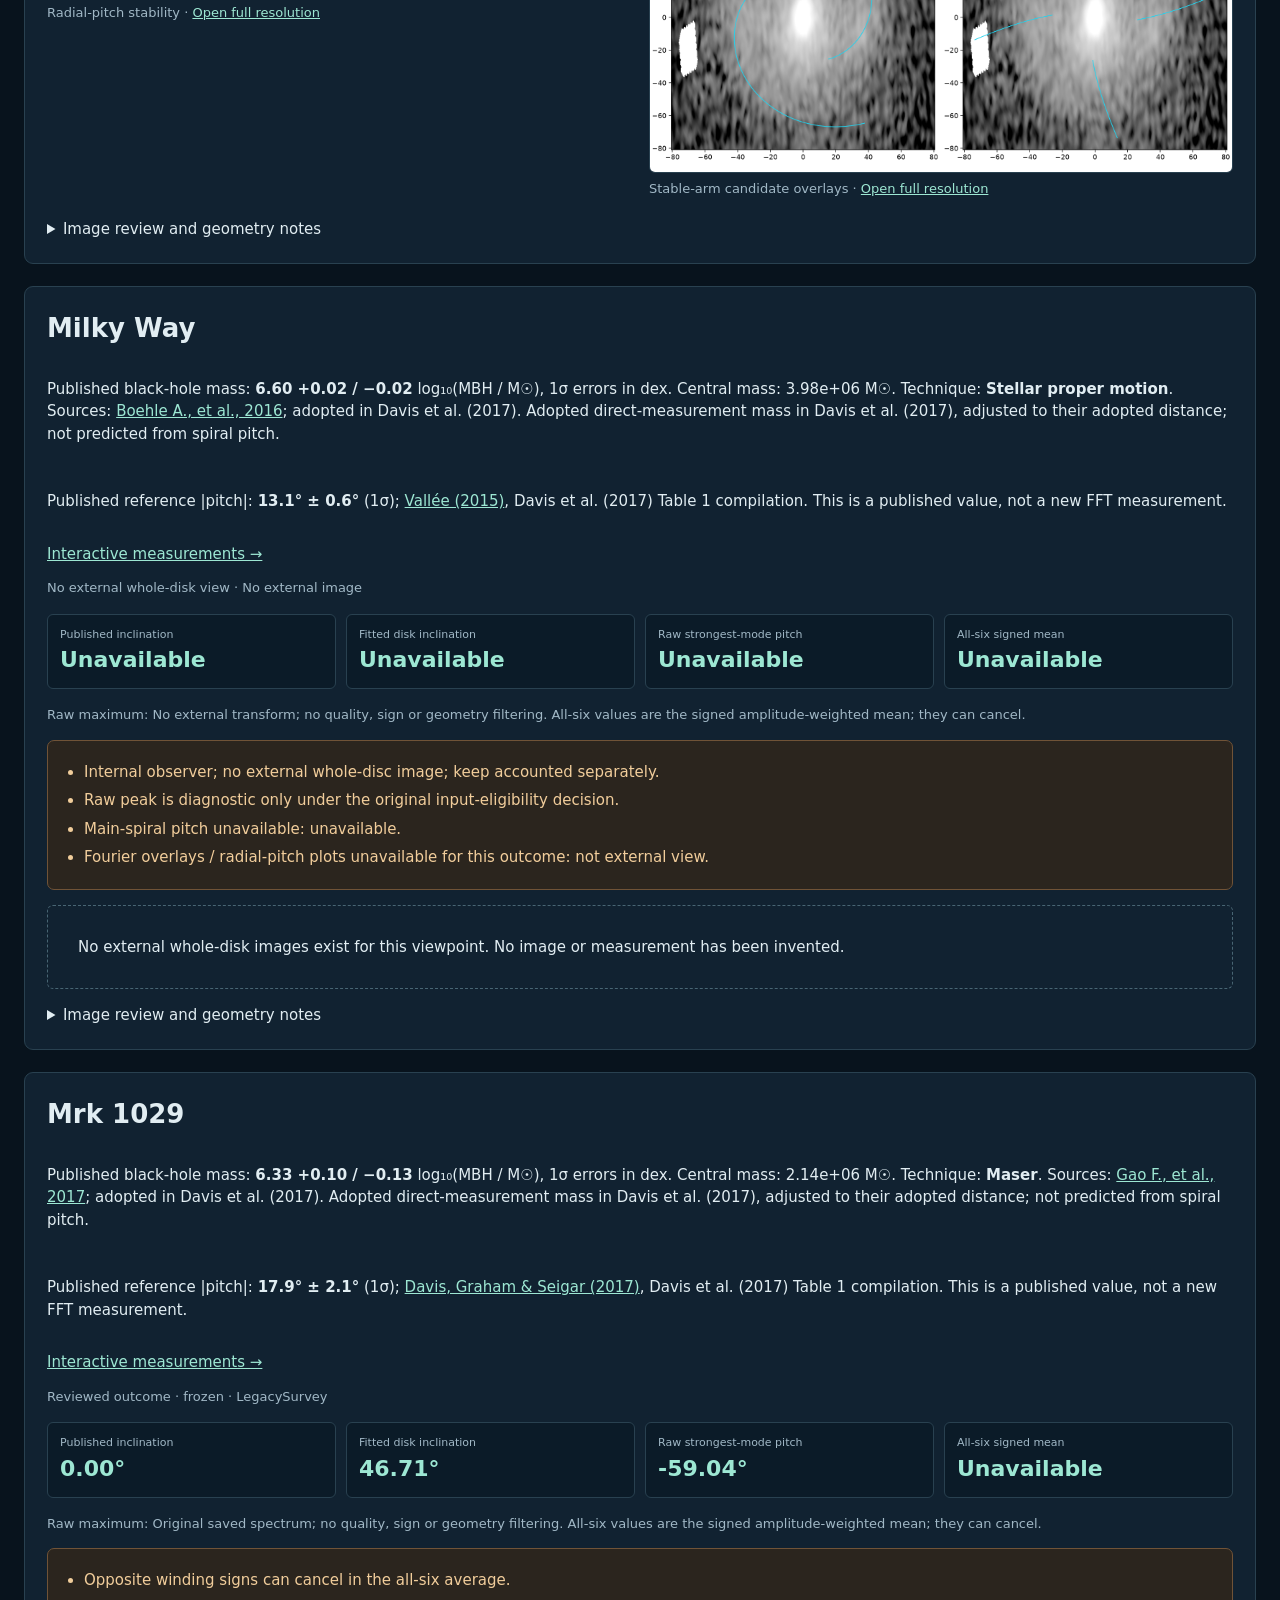
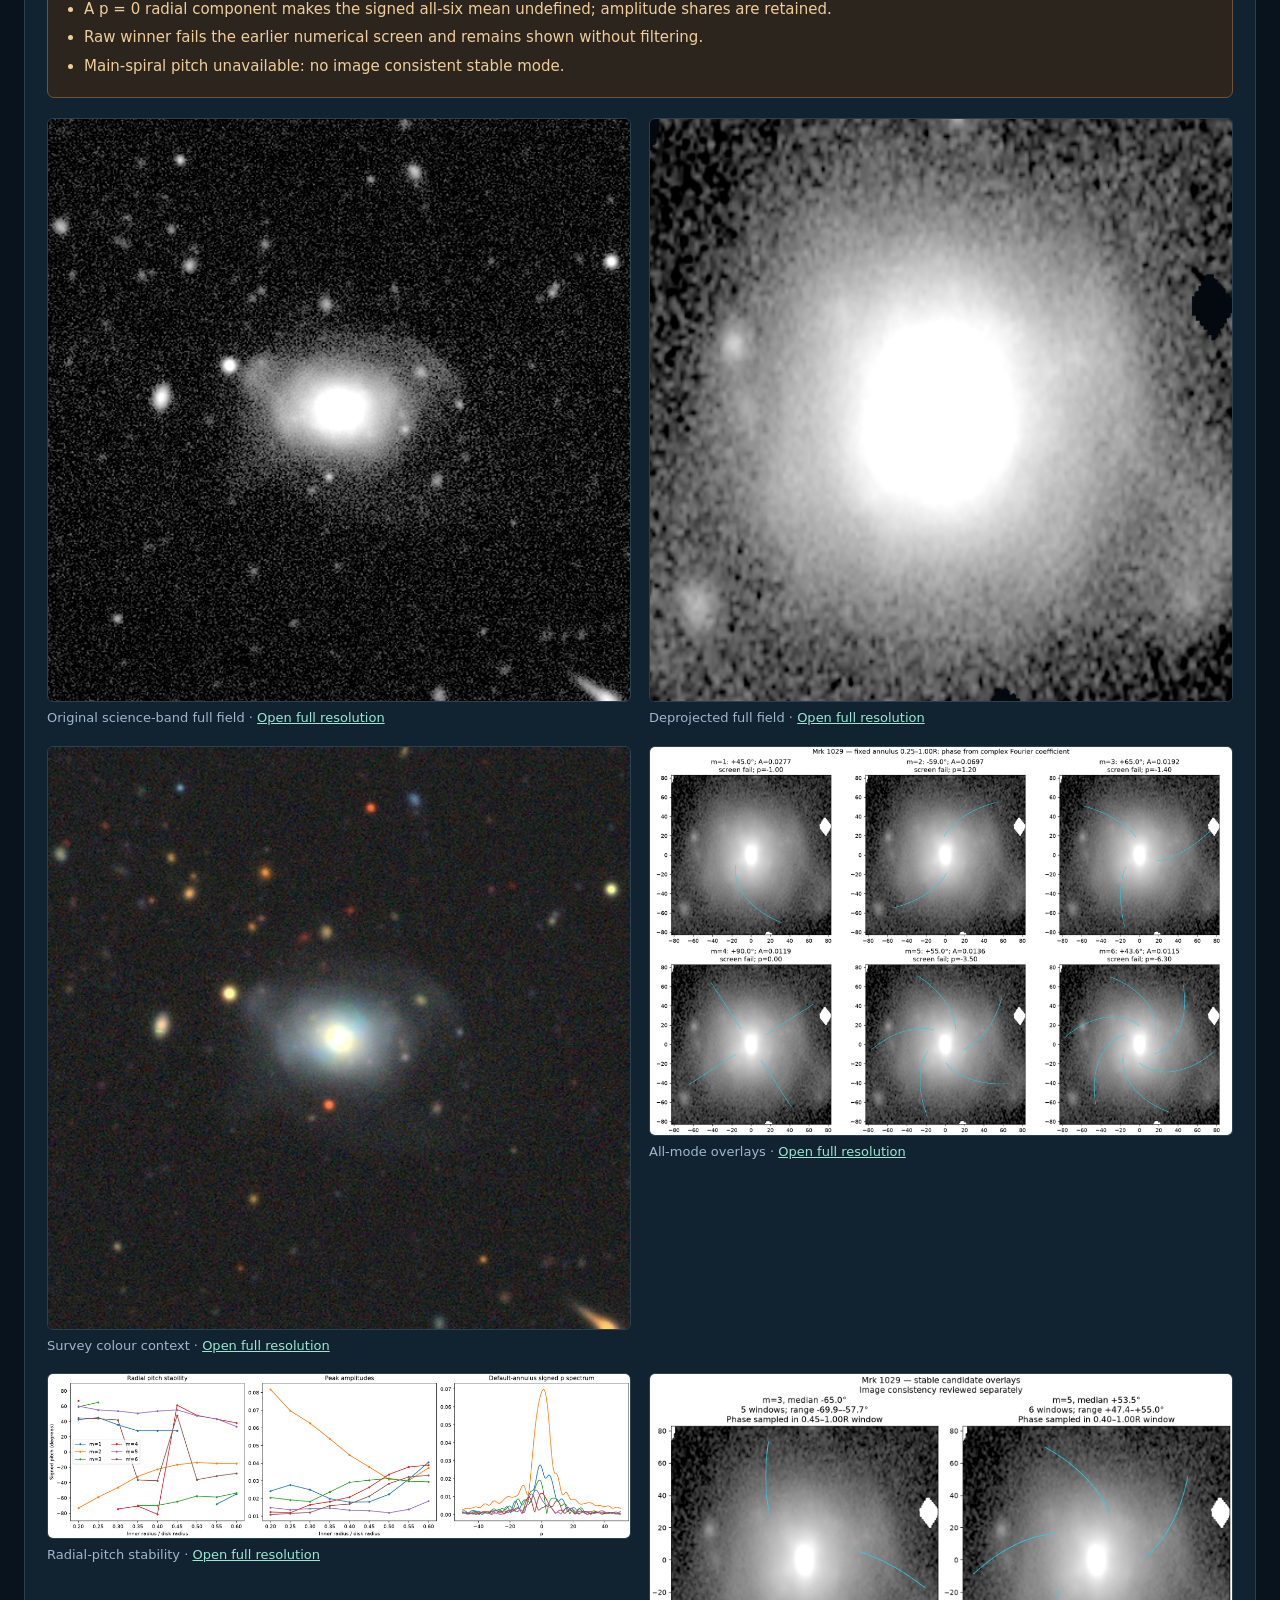
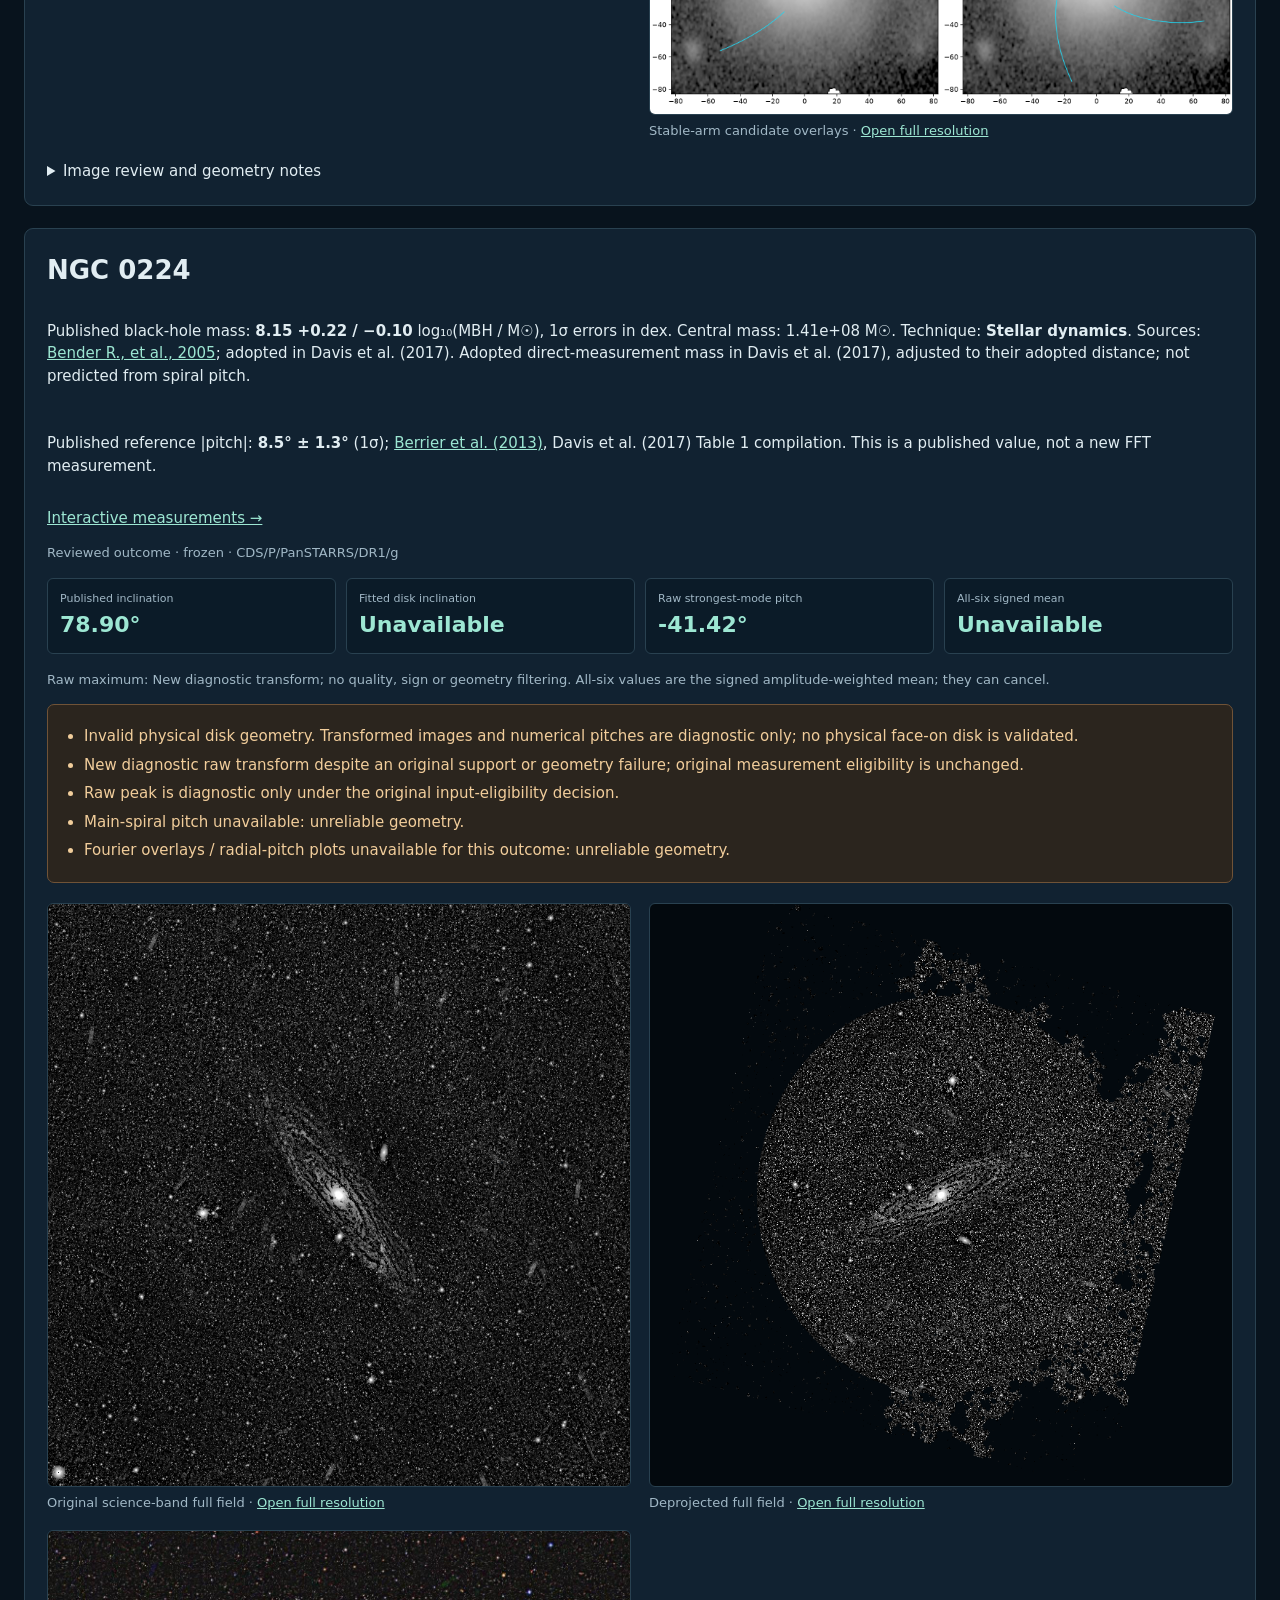
<file: inspection.html>
<!doctype html><html lang="en"><head><meta charset="utf-8"><meta name="viewport" content="width=device-width,initial-scale=1"><title>BlackHoleTestingFacility · all images</title><style>:root{color-scheme:dark}*{box-sizing:border-box}body{margin:0;background:#08131d;color:#e1edf2;font:15px/1.5 system-ui,sans-serif}main,header{max-width:1600px;margin:auto;padding:24px}a{color:#9de7d3}h1{font-size:clamp(27px,4vw,42px);margin:14px 0}h2{margin:0;font-size:26px}.muted,figcaption{color:#a1b8c6;font-size:13px}.notice,.warnings{background:#2b251e;border:1px solid #705337;padding:14px 18px;border-radius:7px}.warnings{padding-left:36px;color:#f1cd9b}.warnings li{margin:6px 0}.galaxy{border:1px solid #294150;background:#112231;border-radius:9px;padding:22px;margin:22px 0}.cardtop{display:flex;justify-content:space-between;gap:15px;flex-wrap:wrap;align-items:center}.metrics{display:grid;grid-template-columns:repeat(4,1fr);gap:10px;margin:16px 0}.metrics div{padding:12px;border:1px solid #294150;border-radius:6px;background:#0b1b28}.metrics span{display:block;font-size:11px;color:#a1b8c6}.metrics strong{font-size:22px;color:#9de7d3}.images{display:grid;grid-template-columns:1fr 1fr;gap:18px;margin:20px 0}figure{min-width:0;margin:0}figure img{width:100%;height:auto;display:block;background:#03090e;border:1px solid #294150;border-radius:6px}figcaption{margin-top:6px}details{margin-top:15px}summary{cursor:pointer}.notes{white-space:pre-line}.empty{padding:30px;border:1px dashed #486573;border-radius:6px}.nav{display:flex;gap:6px;flex-wrap:wrap;margin:12px 0}.nav a{font-size:12px;border:1px solid #294150;border-radius:4px;padding:5px 8px}input{font:inherit;color:inherit;background:#0b1b28;border:1px solid #486573;border-radius:5px;padding:10px;max-width:100%;width:320px}a:focus-visible,input:focus-visible,summary:focus-visible{outline:3px solid #9de7d3;outline-offset:3px}[hidden]{display:none!important}@media(max-width:750px){main,header{padding:16px}.galaxy{padding:14px}.images{grid-template-columns:1fr}.metrics{grid-template-columns:1fr 1fr}}
</style></head><body><header><a href="index.html">← Measurements and mass comparison</a><h1>BlackHoleTestingFacility</h1><h2>Inspect every galaxy image</h2><p>All 44 catalogue entries, 43 external image sets and 232 full-resolution displays. Original science-band fields, deprojected fields, survey colour context, all-mode overlays, radial-pitch plots and stable-arm candidates are shown wherever available.</p><div class="notice">Failed measurements and invalid geometries stay visible with their warnings. Missing plots mean that the corresponding measurement was unavailable, not that the object was removed. Optional geometry-QA composite images are archived separately. The Milky Way has no external whole-disk image. This public page displays full-resolution web assets. Internet access is required. Survey FITS inputs are linked on the <a href="fits.html">FITS sources page</a>.</div><p class="muted">Click any image for full resolution. Display stretches aid inspection and do not change the scientific inputs. All displayed science values retain the frozen baseline and separate raw-maximum definitions.</p><label for="search">Find a galaxy</label><br><input id="search" type="search" placeholder="e.g. NGC 1300"><p class="muted" id="count">44 objects shown</p><nav class="nav" aria-label="Jump to a galaxy"><a href="#galaxy-0">Circinus</a><a href="#galaxy-1">Cygnus A</a><a href="#galaxy-2">ESO558-G009</a><a href="#galaxy-3">IC 2560</a><a href="#galaxy-4">J0437+2456</a><a href="#galaxy-5">Milky Way</a><a href="#galaxy-6">Mrk 1029</a><a href="#galaxy-7">NGC 0224</a><a href="#galaxy-8">NGC 0253</a><a href="#galaxy-9">NGC 1068</a><a href="#galaxy-10">NGC 1097</a><a href="#galaxy-11">NGC 1300</a><a href="#galaxy-12">NGC 1320</a><a href="#galaxy-13">NGC 1398</a><a href="#galaxy-14">NGC 2273</a><a href="#galaxy-15">NGC 2748</a><a href="#galaxy-16">NGC 2960</a><a href="#galaxy-17">NGC 2974</a><a href="#galaxy-18">NGC 3031</a><a href="#galaxy-19">NGC 3079</a><a href="#galaxy-20">NGC 3227</a><a href="#galaxy-21">NGC 3368</a><a href="#galaxy-22">NGC 3393</a><a href="#galaxy-23">NGC 3627</a><a href="#galaxy-24">NGC 4151</a><a href="#galaxy-25">NGC 4258</a><a href="#galaxy-26">NGC 4303</a><a href="#galaxy-27">NGC 4388</a><a href="#galaxy-28">NGC 4395</a><a href="#galaxy-29">NGC 4501</a><a href="#galaxy-30">NGC 4594</a><a href="#galaxy-31">NGC 4699</a><a href="#galaxy-32">NGC 4736</a><a href="#galaxy-33">NGC 4826</a><a href="#galaxy-34">NGC 4945</a><a href="#galaxy-35">NGC 5055</a><a href="#galaxy-36">NGC 5495</a><a href="#galaxy-37">NGC 5765b</a><a href="#galaxy-38">NGC 6264</a><a href="#galaxy-39">NGC 6323</a><a href="#galaxy-40">NGC 6926</a><a href="#galaxy-41">NGC 7582</a><a href="#galaxy-42">UGC 3789</a><a href="#galaxy-43">UGC 6093</a></nav></header><main><section class="galaxy" id="galaxy-0" data-name="circinus"><div class="cardtop"><h2>Circinus</h2><p>Published black-hole mass: <strong>6.25 +0.07 / −0.08</strong> log₁₀(MBH / M☉), 1σ errors in dex. Central mass: 1.78e+06 M☉. Technique: <strong>Maser</strong>. Sources: <a href="https://doi.org/10.1086/374862">Greenhill L. J., et al., 2003b</a>; adopted in Davis et al. (2017). Adopted direct-measurement mass in Davis et al. (2017), adjusted to their adopted distance; not predicted from spiral pitch.</p><p>Published reference |pitch|: <strong>17.0° ± 3.9°</strong> (1σ); <a href="https://doi.org/10.1093/mnras/stx1794">Davis, Graham &amp; Seigar (2017)</a>, Davis et al. (2017) Table 1 compilation. This is a published value, not a new FFT measurement.</p><a href="index.html#galaxy=Circinus">Interactive measurements →</a></div><p class="muted">Reviewed outcome · frozen · CDS/P/DECaPS/DR2/r</p><div class="metrics"><div><span>Published inclination</span><strong>48.80°</strong></div><div><span>Fitted disk inclination</span><strong>71.78°</strong></div><div><span>Raw strongest-mode pitch</span><strong>+74.62°</strong></div><div><span>All-six signed mean</span><strong>Unavailable</strong></div></div><p class="muted">Raw maximum: New diagnostic transform; no quality, sign or geometry filtering. All-six values are the signed amplitude-weighted mean; they can cancel.</p><ul class="warnings"><li>High fitted inclination: deprojection-sensitive.</li><li>New diagnostic raw transform despite an original support or geometry failure; original measurement eligibility is unchanged.</li><li>Raw peak is diagnostic only under the original input-eligibility decision.</li><li>Main-spiral pitch unavailable: insufficient radial support.</li><li>Fourier overlays / radial-pitch plots unavailable for this outcome: insufficient radial support.</li></ul><div class="images"><figure><a href="bh44-assets/images/circinus-observed.webp" target="_blank" rel="noopener"><img loading="lazy" src="bh44-assets/images/circinus-observed.webp" alt="Circinus · Original science-band full field"></a><figcaption>Original science-band full field · <a href="bh44-assets/images/circinus-observed.webp" target="_blank" rel="noopener">Open full resolution</a></figcaption></figure><figure><a href="bh44-assets/images/circinus-deprojected.webp" target="_blank" rel="noopener"><img loading="lazy" src="bh44-assets/images/circinus-deprojected.webp" alt="Circinus · Deprojected full field"></a><figcaption>Deprojected full field · <a href="bh44-assets/images/circinus-deprojected.webp" target="_blank" rel="noopener">Open full resolution</a></figcaption></figure><figure><a href="bh44-assets/images/circinus-rgb.jpg" target="_blank" rel="noopener"><img loading="lazy" src="bh44-assets/images/circinus-rgb.jpg" alt="Circinus · Survey colour context"></a><figcaption>Survey colour context · <a href="bh44-assets/images/circinus-rgb.jpg" target="_blank" rel="noopener">Open full resolution</a></figcaption></figure></div><details><summary>Image review and geometry notes</summary><p class="notes">Extreme foreground-star crowding, extinction and high inclination obscure genuine arm traces. Masked brightest superposed stars; many fainter foreground stars remain. Default outer-disk rings have insufficient angular support under the existing dense-starfield mask. Baseline spectra were rejected before any valid common-annulus means; no physical main-arm chirality is asserted.</p><p>Complete extended disk and surrounding starfield are in frame. Masked the brightest obvious on-disk foreground stars and reran AutoProf; diffuse major axis and outer ellipse remain plausible. Extreme Galactic foreground crowding persists throughout the galaxy, and large external mask coverage plus foreground extinction and high inclination severely limit arm interpretation. Numerous faint compact sources remain; never identify their Fourier ridges as physical arms. q is an approximate morphology-based thin-disk value with unmodeled foreground/dust/thickness systematics. Numerical measurements, if supported, require strong contamination cautions and an independently visible arm match.</p><p>Entire optical disk and ample sky margin. Extremely crowded Milky Way foreground; optical extinction and star masks are critical. DECaPS r-band alternative.</p></details></section><section class="galaxy" id="galaxy-1" data-name="cygnus a"><div class="cardtop"><h2>Cygnus A</h2><p>Published black-hole mass: <strong>9.44 +0.11 / −0.14</strong> log₁₀(MBH / M☉), 1σ errors in dex. Central mass: 2.75e+09 M☉. Technique: <strong>Gas dynamics</strong>. Sources: <a href="https://doi.org/10.1046/j.1365-8711.2003.06588.x">Tadhunter C., Marconi A., Axon D., Wills K., Robinson T. G., Jackson N., 2003</a>; adopted in Davis et al. (2017). Adopted direct-measurement mass in Davis et al. (2017), adjusted to their adopted distance; not predicted from spiral pitch.</p><p>Published reference |pitch|: <strong>2.7° ± 0.2°</strong> (1σ); <a href="https://doi.org/10.1093/mnras/stx1794">Davis, Graham &amp; Seigar (2017)</a>, Davis et al. (2017) Table 1 compilation. This is a published value, not a new FFT measurement.</p><a href="index.html#galaxy=Cygnus%20A">Interactive measurements →</a></div><p class="muted">Reviewed outcome · frozen · CDS/P/PanSTARRS/DR1/g</p><div class="metrics"><div><span>Published inclination</span><strong>0.00°</strong></div><div><span>Fitted disk inclination</span><strong>Unavailable</strong></div><div><span>Raw strongest-mode pitch</span><strong>+55.01°</strong></div><div><span>All-six signed mean</span><strong>Unavailable</strong></div></div><p class="muted">Raw maximum: New diagnostic transform; no quality, sign or geometry filtering. All-six values are the signed amplitude-weighted mean; they can cancel.</p><ul class="warnings"><li>Invalid physical disk geometry. Transformed images and numerical pitches are diagnostic only; no physical face-on disk is validated.</li><li>Paper pitch is nuclear spiral at radius &lt;2.25 arcsec; not galaxy-wide disc spiral; special case.</li><li>New diagnostic raw transform despite an original support or geometry failure; original measurement eligibility is unchanged.</li><li>Raw peak is diagnostic only under the original input-eligibility decision.</li><li>Main-spiral pitch unavailable: insufficient radial support.</li><li>Fourier overlays / radial-pitch plots unavailable for this outcome: insufficient radial support.</li></ul><div class="images"><figure><a href="bh44-assets/images/cygnus-a-observed.webp" target="_blank" rel="noopener"><img loading="lazy" src="bh44-assets/images/cygnus-a-observed.webp" alt="Cygnus A · Original science-band full field"></a><figcaption>Original science-band full field · <a href="bh44-assets/images/cygnus-a-observed.webp" target="_blank" rel="noopener">Open full resolution</a></figcaption></figure><figure><a href="bh44-assets/images/cygnus-a-deprojected.webp" target="_blank" rel="noopener"><img loading="lazy" src="bh44-assets/images/cygnus-a-deprojected.webp" alt="Cygnus A · Deprojected full field"></a><figcaption>Deprojected full field · <a href="bh44-assets/images/cygnus-a-deprojected.webp" target="_blank" rel="noopener">Open full resolution</a></figcaption></figure><figure><a href="bh44-assets/images/cygnus-a-rgb.jpg" target="_blank" rel="noopener"><img loading="lazy" src="bh44-assets/images/cygnus-a-rgb.jpg" alt="Cygnus A · Survey colour context"></a><figcaption>Survey colour context · <a href="bh44-assets/images/cygnus-a-rgb.jpg" target="_blank" rel="noopener">Open full resolution</a></figcaption></figure></div><details><summary>Image review and geometry notes</summary><p class="notes">Full-host image has no resolved whole-disk arms. The nuclear spiral confined within 2.25 arcsec is a different physical target; full-host formal ellipse is not a physical disk-inclination measurement. Essential masks for superposed field stars leave insufficient radial support. Preserve full-host gallery but exclude this image from meaningful whole-disk pitch comparisons.</p><p>Full host and ample surrounding sky are in the 512-pixel FITS field. Nine visually identified compact field sources overlapping the host were masked and AutoProf rerun. Smooth host envelope is approximately round; q and formal thin-disk inclination are descriptive isophote quantities, not a measured physical disk inclination. No resolved whole-disk arms are apparent. This full-host image cannot supply a comparable pitch for the nuclear spiral confined within 2.25 arcsec; preserve gallery and automated diagnostics but exclude from meaningful whole-disk main-spiral comparisons.</p><p>Complete elliptical/dusty host and surrounding field, heavily crowded with foreground/background objects. No galaxy-wide logarithmic spiral is evident; the published sample has a nuclear-spiral special case that must not be equated to whole-disk arms.</p></details></section><section class="galaxy" id="galaxy-2" data-name="eso558-g009"><div class="cardtop"><h2>ESO558-G009</h2><p>Published black-hole mass: <strong>7.26 +0.03 / −0.04</strong> log₁₀(MBH / M☉), 1σ errors in dex. Central mass: 1.82e+07 M☉. Technique: <strong>Maser</strong>. Sources: <a href="https://doi.org/10.3847/1538-4357/834/1/52">Gao F., et al., 2017</a>; adopted in Davis et al. (2017). Adopted direct-measurement mass in Davis et al. (2017), adjusted to their adopted distance; not predicted from spiral pitch.</p><p>Published reference |pitch|: <strong>16.5° ± 1.3°</strong> (1σ); <a href="https://doi.org/10.1093/mnras/stx1794">Davis, Graham &amp; Seigar (2017)</a>, Davis et al. (2017) Table 1 compilation. This is a published value, not a new FFT measurement.</p><a href="index.html#galaxy=ESO558-G009">Interactive measurements →</a></div><p class="muted">Reviewed outcome · frozen · CDS/P/PanSTARRS/DR1/g</p><div class="metrics"><div><span>Published inclination</span><strong>75.20°</strong></div><div><span>Fitted disk inclination</span><strong>Unavailable</strong></div><div><span>Raw strongest-mode pitch</span><strong>+78.69°</strong></div><div><span>All-six signed mean</span><strong>Unavailable</strong></div></div><p class="muted">Raw maximum: New diagnostic transform; no quality, sign or geometry filtering. All-six values are the signed amplitude-weighted mean; they can cancel.</p><ul class="warnings"><li>Invalid physical disk geometry. Transformed images and numerical pitches are diagnostic only; no physical face-on disk is validated.</li><li>New diagnostic raw transform despite an original support or geometry failure; original measurement eligibility is unchanged.</li><li>Raw peak is diagnostic only under the original input-eligibility decision.</li><li>Main-spiral pitch unavailable: unreliable geometry.</li><li>Fourier overlays / radial-pitch plots unavailable for this outcome: unreliable geometry.</li></ul><div class="images"><figure><a href="bh44-assets/images/eso558-g009-observed.webp" target="_blank" rel="noopener"><img loading="lazy" src="bh44-assets/images/eso558-g009-observed.webp" alt="ESO558-G009 · Original science-band full field"></a><figcaption>Original science-band full field · <a href="bh44-assets/images/eso558-g009-observed.webp" target="_blank" rel="noopener">Open full resolution</a></figcaption></figure><figure><a href="bh44-assets/images/eso558-g009-deprojected.webp" target="_blank" rel="noopener"><img loading="lazy" src="bh44-assets/images/eso558-g009-deprojected.webp" alt="ESO558-G009 · Deprojected full field"></a><figcaption>Deprojected full field · <a href="bh44-assets/images/eso558-g009-deprojected.webp" target="_blank" rel="noopener">Open full resolution</a></figcaption></figure><figure><a href="bh44-assets/images/eso558-g009-rgb.jpg" target="_blank" rel="noopener"><img loading="lazy" src="bh44-assets/images/eso558-g009-rgb.jpg" alt="ESO558-G009 · Survey colour context"></a><figcaption>Survey colour context · <a href="bh44-assets/images/eso558-g009-rgb.jpg" target="_blank" rel="noopener">Open full resolution</a></figcaption></figure></div><details><summary>Image review and geometry notes</summary><p class="notes">Full native image frames the galaxy and surrounding sky, but foreground stars dominate the fitted isophotes. The real diffuse galaxy is elongated approximately north-south. Initial AutoProf fit was nearly circular; explicit masks for adjacent bright star, central superposed stars and other field sources, a fixed target WCS center, and a test extending to fainter outer isophotes still produced visibly wrong near-round/oblique fits that miss the extended disk. The latest q and formal inclination are rejected algorithmic diagnostics, not a disk measurement. No forced geometry or Fourier pitch is supplied. No mass targets or published pitches were read.</p><p>Full native image frames the galaxy and surrounding sky, but foreground stars dominate the fitted isophotes. The real diffuse galaxy is elongated approximately north-south. Initial AutoProf fit was nearly circular; explicit masks for adjacent bright star, central superposed stars and other field sources, a fixed target WCS center, and a test extending to fainter outer isophotes still produced visibly wrong near-round/oblique fits that miss the extended disk. The latest q and formal inclination are rejected algorithmic diagnostics, not a disk measurement. No forced geometry or Fourier pitch is supplied. No mass targets or published pitches were read.</p><p>Complete highly inclined host and sky margin. A saturated foreground star lies immediately beside the disk and contaminates its outer light; adjacent sources require careful masking.</p></details></section><section class="galaxy" id="galaxy-3" data-name="ic 2560"><div class="cardtop"><h2>IC 2560</h2><p>Published black-hole mass: <strong>6.49 +0.08 / −0.10</strong> log₁₀(MBH / M☉), 1σ errors in dex. Central mass: 3.09e+06 M☉. Technique: <strong>Maser</strong>. Sources: <a href="https://doi.org/10.3847/1538-4357/834/1/52">Gao F., et al., 2017</a>; adopted in Davis et al. (2017). Adopted direct-measurement mass in Davis et al. (2017), adjusted to their adopted distance; not predicted from spiral pitch.</p><p>Published reference |pitch|: <strong>22.4° ± 1.7°</strong> (1σ); <a href="https://doi.org/10.1093/mnras/stx1794">Davis, Graham &amp; Seigar (2017)</a>, Davis et al. (2017) Table 1 compilation. This is a published value, not a new FFT measurement.</p><a href="index.html#galaxy=IC%202560">Interactive measurements →</a></div><p class="muted">Reviewed outcome · frozen · CDS/P/Skymapper/DR4/r</p><div class="metrics"><div><span>Published inclination</span><strong>66.40°</strong></div><div><span>Fitted disk inclination</span><strong>68.80°</strong></div><div><span>Raw strongest-mode pitch</span><strong>-16.86°</strong></div><div><span>All-six signed mean</span><strong>+9.21°</strong></div></div><p class="muted">Raw maximum: Original saved spectrum; no quality, sign or geometry filtering. All-six values are the signed amplitude-weighted mean; they can cancel.</p><ul class="warnings"><li>High fitted inclination: deprojection-sensitive.</li><li>Opposite winding signs can cancel in the all-six average.</li><li>Raw winner fails the earlier numerical screen and remains shown without filtering.</li><li>Main-spiral pitch unavailable: no image consistent stable mode.</li></ul><div class="images"><figure><a href="bh44-assets/images/ic-2560-observed.webp" target="_blank" rel="noopener"><img loading="lazy" src="bh44-assets/images/ic-2560-observed.webp" alt="IC 2560 · Original science-band full field"></a><figcaption>Original science-band full field · <a href="bh44-assets/images/ic-2560-observed.webp" target="_blank" rel="noopener">Open full resolution</a></figcaption></figure><figure><a href="bh44-assets/images/ic-2560-deprojected.webp" target="_blank" rel="noopener"><img loading="lazy" src="bh44-assets/images/ic-2560-deprojected.webp" alt="IC 2560 · Deprojected full field"></a><figcaption>Deprojected full field · <a href="bh44-assets/images/ic-2560-deprojected.webp" target="_blank" rel="noopener">Open full resolution</a></figcaption></figure><figure><a href="bh44-assets/images/ic-2560-rgb.jpg" target="_blank" rel="noopener"><img loading="lazy" src="bh44-assets/images/ic-2560-rgb.jpg" alt="IC 2560 · Survey colour context"></a><figcaption>Survey colour context · <a href="bh44-assets/images/ic-2560-rgb.jpg" target="_blank" rel="noopener">Open full resolution</a></figcaption></figure><figure><a href="bh44-assets/images/ic-2560-modes.webp" target="_blank" rel="noopener"><img loading="lazy" src="bh44-assets/images/ic-2560-modes.webp" alt="IC 2560 · All-mode overlays"></a><figcaption>All-mode overlays · <a href="bh44-assets/images/ic-2560-modes.webp" target="_blank" rel="noopener">Open full resolution</a></figcaption></figure><figure><a href="bh44-assets/images/ic-2560-stability.webp" target="_blank" rel="noopener"><img loading="lazy" src="bh44-assets/images/ic-2560-stability.webp" alt="IC 2560 · Radial-pitch stability"></a><figcaption>Radial-pitch stability · <a href="bh44-assets/images/ic-2560-stability.webp" target="_blank" rel="noopener">Open full resolution</a></figcaption></figure><figure><a href="bh44-assets/images/ic-2560-stable_overlays.webp" target="_blank" rel="noopener"><img loading="lazy" src="bh44-assets/images/ic-2560-stable_overlays.webp" alt="IC 2560 · Stable-arm candidate overlays"></a><figcaption>Stable-arm candidate overlays · <a href="bh44-assets/images/ic-2560-stable_overlays.webp" target="_blank" rel="noopener">Open full resolution</a></figcaption></figure></div><details><summary>Image review and geometry notes</summary><p class="notes">The full-frame image and accepted high-inclination geometry were inspected. The present image is dominated by a smooth elongated central body; low-contrast disk structure does not permit a confident global handedness assignment.

The displayed best stable m=1 candidate winds around diffuse light and crosses smooth interarm regions without a continuous corresponding luminous/dust arm. The m=6 candidate is a set of nearly radial spokes, not six genuine spiral ridges. Neither is accepted.

The radial panel and default-annulus overlays were inspected. Stability alone does not rescue these nonphysical arm traces. Foreground masks and high-inclination deprojection remain important cautions.

This is a failure to obtain an image-consistent main pitch with the current image, adopted geometry, and predeclared stable-window rule. It is not evidence that the galaxy lacks spiral structure or that a published pitch is invalid. No masses or published pitches were accessed; no tuning to a target was performed. All six baseline Fourier modes remain descriptive outputs, including screen failures.</p><p>Whole galaxy framed; restored disconnected disk pixels and explicitly masked foreground stars. Outer ellipse follows elongated disk, high inclination/crowding/low contrast limit morphology.</p><p>Complete inclined disk and sky margin in SkyMapper r-band. Several bright foreground stars on and around disk and a bright central nucleus; outer disk somewhat low signal-to-noise.</p></details></section><section class="galaxy" id="galaxy-4" data-name="j0437+2456"><div class="cardtop"><h2>J0437+2456</h2><p>Published black-hole mass: <strong>6.51 +0.04 / −0.05</strong> log₁₀(MBH / M☉), 1σ errors in dex. Central mass: 3.24e+06 M☉. Technique: <strong>Maser</strong>. Sources: <a href="https://doi.org/10.3847/1538-4357/834/1/52">Gao F., et al., 2017</a>; adopted in Davis et al. (2017). Adopted direct-measurement mass in Davis et al. (2017), adjusted to their adopted distance; not predicted from spiral pitch.</p><p>Published reference |pitch|: <strong>16.9° ± 4.1°</strong> (1σ); <a href="https://doi.org/10.1093/mnras/stx1794">Davis, Graham &amp; Seigar (2017)</a>, Davis et al. (2017) Table 1 compilation. This is a published value, not a new FFT measurement.</p><a href="index.html#galaxy=J0437%2B2456">Interactive measurements →</a></div><p class="muted">Reviewed outcome · frozen · SDSS</p><div class="metrics"><div><span>Published inclination</span><strong>65.20°</strong></div><div><span>Fitted disk inclination</span><strong>70.82°</strong></div><div><span>Raw strongest-mode pitch</span><strong>+19.33°</strong></div><div><span>All-six signed mean</span><strong>-4.16°</strong></div></div><p class="muted">Raw maximum: Original saved spectrum; no quality, sign or geometry filtering. All-six values are the signed amplitude-weighted mean; they can cancel.</p><ul class="warnings"><li>High fitted inclination: deprojection-sensitive.</li><li>Opposite winding signs can cancel in the all-six average.</li><li>Raw winner fails the earlier numerical screen and remains shown without filtering.</li><li>Main-spiral pitch unavailable: no image consistent stable mode.</li></ul><div class="images"><figure><a href="bh44-assets/images/j0437-2456-observed.webp" target="_blank" rel="noopener"><img loading="lazy" src="bh44-assets/images/j0437-2456-observed.webp" alt="J0437+2456 · Original science-band full field"></a><figcaption>Original science-band full field · <a href="bh44-assets/images/j0437-2456-observed.webp" target="_blank" rel="noopener">Open full resolution</a></figcaption></figure><figure><a href="bh44-assets/images/j0437-2456-deprojected.webp" target="_blank" rel="noopener"><img loading="lazy" src="bh44-assets/images/j0437-2456-deprojected.webp" alt="J0437+2456 · Deprojected full field"></a><figcaption>Deprojected full field · <a href="bh44-assets/images/j0437-2456-deprojected.webp" target="_blank" rel="noopener">Open full resolution</a></figcaption></figure><figure><a href="bh44-assets/images/j0437-2456-rgb.jpg" target="_blank" rel="noopener"><img loading="lazy" src="bh44-assets/images/j0437-2456-rgb.jpg" alt="J0437+2456 · Survey colour context"></a><figcaption>Survey colour context · <a href="bh44-assets/images/j0437-2456-rgb.jpg" target="_blank" rel="noopener">Open full resolution</a></figcaption></figure><figure><a href="bh44-assets/images/j0437-2456-modes.webp" target="_blank" rel="noopener"><img loading="lazy" src="bh44-assets/images/j0437-2456-modes.webp" alt="J0437+2456 · All-mode overlays"></a><figcaption>All-mode overlays · <a href="bh44-assets/images/j0437-2456-modes.webp" target="_blank" rel="noopener">Open full resolution</a></figcaption></figure><figure><a href="bh44-assets/images/j0437-2456-stability.webp" target="_blank" rel="noopener"><img loading="lazy" src="bh44-assets/images/j0437-2456-stability.webp" alt="J0437+2456 · Radial-pitch stability"></a><figcaption>Radial-pitch stability · <a href="bh44-assets/images/j0437-2456-stability.webp" target="_blank" rel="noopener">Open full resolution</a></figcaption></figure><figure><a href="bh44-assets/images/j0437-2456-stable_overlays.webp" target="_blank" rel="noopener"><img loading="lazy" src="bh44-assets/images/j0437-2456-stable_overlays.webp" alt="J0437+2456 · Stable-arm candidate overlays"></a><figcaption>Stable-arm candidate overlays · <a href="bh44-assets/images/j0437-2456-stable_overlays.webp" target="_blank" rel="noopener">Open full resolution</a></figcaption></figure></div><details><summary>Image review and geometry notes</summary><p class="notes">The compact inclined disk is weakly resolved, with stretched noise/interpolation and masked point sources apparent after deprojection. Neither the m=2 (+16.4 deg) winding curve nor the near-radial m=4 (+77.3 deg) ridges can be followed along a genuine continuous arm in the observed or deprojected frame. Chirality is unresolved. High inclination is retained as a flag; rejection is due to missing image-level arm correspondence, not an inclination threshold.</p><p>Full compact inclined disk in frame; low-SNR outskirts and high inclination visibly amplify interpolation and noise on deprojection. Ellipse centered and aligned with disk. Spiral morphology may be unresolved/ambiguous, retained with flags rather than inclination exclusion.</p><p>Entire host disk and ample sky margin. Small inclined smooth/low-contrast host in SDSS; do not assume visible arms from a resolved galaxy alone. SDSS native pixel is ~0.396 arcsec, so this .262 arcsec grid is upsampled.</p></details></section><section class="galaxy" id="galaxy-5" data-name="milky way"><div class="cardtop"><h2>Milky Way</h2><p>Published black-hole mass: <strong>6.60 +0.02 / −0.02</strong> log₁₀(MBH / M☉), 1σ errors in dex. Central mass: 3.98e+06 M☉. Technique: <strong>Stellar proper motion</strong>. Sources: <a href="https://doi.org/10.3847/0004-637X/830/1/17">Boehle A., et al., 2016</a>; adopted in Davis et al. (2017). Adopted direct-measurement mass in Davis et al. (2017), adjusted to their adopted distance; not predicted from spiral pitch.</p><p>Published reference |pitch|: <strong>13.1° ± 0.6°</strong> (1σ); <a href="https://doi.org/10.1093/mnras/stv862">Vallée (2015)</a>, Davis et al. (2017) Table 1 compilation. This is a published value, not a new FFT measurement.</p><a href="index.html#galaxy=Milky%20Way">Interactive measurements →</a></div><p class="muted">No external whole-disk view · No external image</p><div class="metrics"><div><span>Published inclination</span><strong>Unavailable</strong></div><div><span>Fitted disk inclination</span><strong>Unavailable</strong></div><div><span>Raw strongest-mode pitch</span><strong>Unavailable</strong></div><div><span>All-six signed mean</span><strong>Unavailable</strong></div></div><p class="muted">Raw maximum: No external transform; no quality, sign or geometry filtering. All-six values are the signed amplitude-weighted mean; they can cancel.</p><ul class="warnings"><li>Internal observer; no external whole-disc image; keep accounted separately.</li><li>Raw peak is diagnostic only under the original input-eligibility decision.</li><li>Main-spiral pitch unavailable: unavailable.</li><li>Fourier overlays / radial-pitch plots unavailable for this outcome: not external view.</li></ul><p class="empty">No external whole-disk images exist for this viewpoint. No image or measurement has been invented.</p><details><summary>Image review and geometry notes</summary><p class="notes">No additional image review notes.</p><p></p><p></p></details></section><section class="galaxy" id="galaxy-6" data-name="mrk 1029"><div class="cardtop"><h2>Mrk 1029</h2><p>Published black-hole mass: <strong>6.33 +0.10 / −0.13</strong> log₁₀(MBH / M☉), 1σ errors in dex. Central mass: 2.14e+06 M☉. Technique: <strong>Maser</strong>. Sources: <a href="https://doi.org/10.3847/1538-4357/834/1/52">Gao F., et al., 2017</a>; adopted in Davis et al. (2017). Adopted direct-measurement mass in Davis et al. (2017), adjusted to their adopted distance; not predicted from spiral pitch.</p><p>Published reference |pitch|: <strong>17.9° ± 2.1°</strong> (1σ); <a href="https://doi.org/10.1093/mnras/stx1794">Davis, Graham &amp; Seigar (2017)</a>, Davis et al. (2017) Table 1 compilation. This is a published value, not a new FFT measurement.</p><a href="index.html#galaxy=Mrk%201029">Interactive measurements →</a></div><p class="muted">Reviewed outcome · frozen · LegacySurvey</p><div class="metrics"><div><span>Published inclination</span><strong>0.00°</strong></div><div><span>Fitted disk inclination</span><strong>46.71°</strong></div><div><span>Raw strongest-mode pitch</span><strong>-59.04°</strong></div><div><span>All-six signed mean</span><strong>Unavailable</strong></div></div><p class="muted">Raw maximum: Original saved spectrum; no quality, sign or geometry filtering. All-six values are the signed amplitude-weighted mean; they can cancel.</p><ul class="warnings"><li>Opposite winding signs can cancel in the all-six average.</li><li>A p = 0 radial component makes the signed all-six mean undefined; amplitude shares are retained.</li><li>Raw winner fails the earlier numerical screen and remains shown without filtering.</li><li>Main-spiral pitch unavailable: no image consistent stable mode.</li></ul><div class="images"><figure><a href="bh44-assets/images/mrk-1029-observed.webp" target="_blank" rel="noopener"><img loading="lazy" src="bh44-assets/images/mrk-1029-observed.webp" alt="Mrk 1029 · Original science-band full field"></a><figcaption>Original science-band full field · <a href="bh44-assets/images/mrk-1029-observed.webp" target="_blank" rel="noopener">Open full resolution</a></figcaption></figure><figure><a href="bh44-assets/images/mrk-1029-deprojected.webp" target="_blank" rel="noopener"><img loading="lazy" src="bh44-assets/images/mrk-1029-deprojected.webp" alt="Mrk 1029 · Deprojected full field"></a><figcaption>Deprojected full field · <a href="bh44-assets/images/mrk-1029-deprojected.webp" target="_blank" rel="noopener">Open full resolution</a></figcaption></figure><figure><a href="bh44-assets/images/mrk-1029-rgb.jpg" target="_blank" rel="noopener"><img loading="lazy" src="bh44-assets/images/mrk-1029-rgb.jpg" alt="Mrk 1029 · Survey colour context"></a><figcaption>Survey colour context · <a href="bh44-assets/images/mrk-1029-rgb.jpg" target="_blank" rel="noopener">Open full resolution</a></figcaption></figure><figure><a href="bh44-assets/images/mrk-1029-modes.webp" target="_blank" rel="noopener"><img loading="lazy" src="bh44-assets/images/mrk-1029-modes.webp" alt="Mrk 1029 · All-mode overlays"></a><figcaption>All-mode overlays · <a href="bh44-assets/images/mrk-1029-modes.webp" target="_blank" rel="noopener">Open full resolution</a></figcaption></figure><figure><a href="bh44-assets/images/mrk-1029-stability.webp" target="_blank" rel="noopener"><img loading="lazy" src="bh44-assets/images/mrk-1029-stability.webp" alt="Mrk 1029 · Radial-pitch stability"></a><figcaption>Radial-pitch stability · <a href="bh44-assets/images/mrk-1029-stability.webp" target="_blank" rel="noopener">Open full resolution</a></figcaption></figure><figure><a href="bh44-assets/images/mrk-1029-stable_overlays.webp" target="_blank" rel="noopener"><img loading="lazy" src="bh44-assets/images/mrk-1029-stable_overlays.webp" alt="Mrk 1029 · Stable-arm candidate overlays"></a><figcaption>Stable-arm candidate overlays · <a href="bh44-assets/images/mrk-1029-stable_overlays.webp" target="_blank" rel="noopener">Open full resolution</a></figcaption></figure></div><details><summary>Image review and geometry notes</summary><p class="notes">Compact bright nucleus and smooth diffuse oval dominate the fitted disk. A few outer knots/point-like sources are present, but no coherent arm ridge or reliable winding sign is resolved. The stable m=3 (-65.0 deg) and m=5 (+53.5 deg) curves traverse smooth light/noise rather than follow identifiable arms; their opposite signs cannot be resolved from the image. Neither is image-consistent. Numerical stability alone is insufficient.</p><p>Full galaxy in frame with ample sky. Center and outer ellipse plausible; compact bright core dominates, faint low-contrast outer features and nearby point sources make arm identification uncertain. No crop/truncation.</p><p>Complete host disk with ample sky margin. Bright nucleus and relatively low-contrast small-scale arm features; assess arm visibility separately from coverage.</p></details></section><section class="galaxy" id="galaxy-7" data-name="ngc 0224"><div class="cardtop"><h2>NGC 0224</h2><p>Published black-hole mass: <strong>8.15 +0.22 / −0.10</strong> log₁₀(MBH / M☉), 1σ errors in dex. Central mass: 1.41e+08 M☉. Technique: <strong>Stellar dynamics</strong>. Sources: <a href="https://doi.org/10.1086/432434">Bender R., et al., 2005</a>; adopted in Davis et al. (2017). Adopted direct-measurement mass in Davis et al. (2017), adjusted to their adopted distance; not predicted from spiral pitch.</p><p>Published reference |pitch|: <strong>8.5° ± 1.3°</strong> (1σ); <a href="https://doi.org/10.1088/0004-637X/769/2/132">Berrier et al. (2013)</a>, Davis et al. (2017) Table 1 compilation. This is a published value, not a new FFT measurement.</p><a href="index.html#galaxy=NGC%200224">Interactive measurements →</a></div><p class="muted">Reviewed outcome · frozen · CDS/P/PanSTARRS/DR1/g</p><div class="metrics"><div><span>Published inclination</span><strong>78.90°</strong></div><div><span>Fitted disk inclination</span><strong>Unavailable</strong></div><div><span>Raw strongest-mode pitch</span><strong>-41.42°</strong></div><div><span>All-six signed mean</span><strong>Unavailable</strong></div></div><p class="muted">Raw maximum: New diagnostic transform; no quality, sign or geometry filtering. All-six values are the signed amplitude-weighted mean; they can cancel.</p><ul class="warnings"><li>Invalid physical disk geometry. Transformed images and numerical pitches are diagnostic only; no physical face-on disk is validated.</li><li>New diagnostic raw transform despite an original support or geometry failure; original measurement eligibility is unchanged.</li><li>Raw peak is diagnostic only under the original input-eligibility decision.</li><li>Main-spiral pitch unavailable: unreliable geometry.</li><li>Fourier overlays / radial-pitch plots unavailable for this outcome: unreliable geometry.</li></ul><div class="images"><figure><a href="bh44-assets/images/ngc-0224-observed.webp" target="_blank" rel="noopener"><img loading="lazy" src="bh44-assets/images/ngc-0224-observed.webp" alt="NGC 0224 · Original science-band full field"></a><figcaption>Original science-band full field · <a href="bh44-assets/images/ngc-0224-observed.webp" target="_blank" rel="noopener">Open full resolution</a></figcaption></figure><figure><a href="bh44-assets/images/ngc-0224-deprojected.webp" target="_blank" rel="noopener"><img loading="lazy" src="bh44-assets/images/ngc-0224-deprojected.webp" alt="NGC 0224 · Deprojected full field"></a><figcaption>Deprojected full field · <a href="bh44-assets/images/ngc-0224-deprojected.webp" target="_blank" rel="noopener">Open full resolution</a></figcaption></figure><figure><a href="bh44-assets/images/ngc-0224-rgb.jpg" target="_blank" rel="noopener"><img loading="lazy" src="bh44-assets/images/ngc-0224-rgb.jpg" alt="NGC 0224 · Survey colour context"></a><figcaption>Survey colour context · <a href="bh44-assets/images/ngc-0224-rgb.jpg" target="_blank" rel="noopener">Open full resolution</a></figcaption></figure></div><details><summary>Image review and geometry notes</summary><p class="notes">The full M31 field and surrounding sky are framed; this is not a crop-truncation failure. Actual final QA shows the strongly elongated galaxy but AutoProf fits an almost round background-scale ellipse (q about 0.926), even after target-mask restoration and an image-based outer-radius/faint-isophote attempt. The coarse Pan-STARRS HiPS image has severe diffuse-light/background limitations. Acquisition trials recorded inadequate Legacy coverage and incomplete SDSS coverage; the available Pan-STARRS field does not recover reliable whole-disk geometry with this pipeline. Mark as unreliable_geometry/image_background. No disk inclination or pitch is reported. This is a limitation of these images and this method, not a claim that M31 lacks spirals or that published pitches are invalid.</p><p>The full M31 field and surrounding sky are framed; this is not a crop-truncation failure. Actual final QA shows the strongly elongated galaxy but AutoProf fits an almost round background-scale ellipse (q about 0.926), even after target-mask restoration and an image-based outer-radius/faint-isophote attempt. The coarse Pan-STARRS HiPS image has severe diffuse-light/background limitations. Acquisition trials recorded inadequate Legacy coverage and incomplete SDSS coverage; the available Pan-STARRS field does not recover reliable whole-disk geometry with this pipeline. Mark as unreliable_geometry/image_background. No disk inclination or pitch is reported. This is a limitation of these images and this method, not a claim that M31 lacks spirals or that published pitches are invalid.</p><p>Entire highly inclined M31 disk, M32 and NGC205 within 5.7-degree frame with ample sky. Broad dust-lane spiral structure resolved, but 12.836 arcsec pixels are coarse and field is crowded/granular. Pan-STARRS diffuse-light sky-subtraction uncertainty remains. No qualified empirical PSF stars. No external-disk crop truncation apparent.</p></details></section><section class="galaxy" id="galaxy-8" data-name="ngc 0253"><div class="cardtop"><h2>NGC 0253</h2><p>Published black-hole mass: <strong>7.00 +0.30 / −0.30</strong> log₁₀(MBH / M☉), 1σ errors in dex. Central mass: 1.00e+07 M☉. Technique: <strong>Gas dynamics</strong>. Sources: <a href="https://doi.org/10.1086/503796">Rodr\&#x27;\iguez-Rico C. A., Goss W. M., Zhao J.-H., G\&#x27;omez Y., Anantharamaiah K. R., 2006</a>; adopted in Davis et al. (2017). Adopted direct-measurement mass in Davis et al. (2017), adjusted to their adopted distance; not predicted from spiral pitch. Table 1 footnote d assigns a factor-of-two uncertainty (tabulated as 0.30 dex).</p><p>Published reference |pitch|: <strong>13.8° ± 2.3°</strong> (1σ); <a href="https://doi.org/10.1093/mnras/stx1794">Davis, Graham &amp; Seigar (2017)</a>, Davis et al. (2017) Table 1 compilation. This is a published value, not a new FFT measurement.</p><a href="index.html#galaxy=NGC%200253">Interactive measurements →</a></div><p class="muted">Reviewed outcome · frozen · CDS/P/Skymapper/DR4/r</p><div class="metrics"><div><span>Published inclination</span><strong>73.00°</strong></div><div><span>Fitted disk inclination</span><strong>78.32°</strong></div><div><span>Raw strongest-mode pitch</span><strong>+65.77°</strong></div><div><span>All-six signed mean</span><strong>-1.15°</strong></div></div><p class="muted">Raw maximum: Original saved spectrum; no quality, sign or geometry filtering. All-six values are the signed amplitude-weighted mean; they can cancel.</p><ul class="warnings"><li>High fitted inclination: deprojection-sensitive.</li><li>Opposite winding signs can cancel in the all-six average.</li><li>Raw winner fails the earlier numerical screen and remains shown without filtering.</li><li>Main-spiral pitch unavailable: no image consistent stable mode.</li></ul><div class="images"><figure><a href="bh44-assets/images/ngc-0253-observed.webp" target="_blank" rel="noopener"><img loading="lazy" src="bh44-assets/images/ngc-0253-observed.webp" alt="NGC 0253 · Original science-band full field"></a><figcaption>Original science-band full field · <a href="bh44-assets/images/ngc-0253-observed.webp" target="_blank" rel="noopener">Open full resolution</a></figcaption></figure><figure><a href="bh44-assets/images/ngc-0253-deprojected.webp" target="_blank" rel="noopener"><img loading="lazy" src="bh44-assets/images/ngc-0253-deprojected.webp" alt="NGC 0253 · Deprojected full field"></a><figcaption>Deprojected full field · <a href="bh44-assets/images/ngc-0253-deprojected.webp" target="_blank" rel="noopener">Open full resolution</a></figcaption></figure><figure><a href="bh44-assets/images/ngc-0253-rgb.jpg" target="_blank" rel="noopener"><img loading="lazy" src="bh44-assets/images/ngc-0253-rgb.jpg" alt="NGC 0253 · Survey colour context"></a><figcaption>Survey colour context · <a href="bh44-assets/images/ngc-0253-rgb.jpg" target="_blank" rel="noopener">Open full resolution</a></figcaption></figure><figure><a href="bh44-assets/images/ngc-0253-modes.webp" target="_blank" rel="noopener"><img loading="lazy" src="bh44-assets/images/ngc-0253-modes.webp" alt="NGC 0253 · All-mode overlays"></a><figcaption>All-mode overlays · <a href="bh44-assets/images/ngc-0253-modes.webp" target="_blank" rel="noopener">Open full resolution</a></figcaption></figure><figure><a href="bh44-assets/images/ngc-0253-stability.webp" target="_blank" rel="noopener"><img loading="lazy" src="bh44-assets/images/ngc-0253-stability.webp" alt="NGC 0253 · Radial-pitch stability"></a><figcaption>Radial-pitch stability · <a href="bh44-assets/images/ngc-0253-stability.webp" target="_blank" rel="noopener">Open full resolution</a></figcaption></figure><figure><a href="bh44-assets/images/ngc-0253-stable_overlays.webp" target="_blank" rel="noopener"><img loading="lazy" src="bh44-assets/images/ngc-0253-stable_overlays.webp" alt="NGC 0253 · Stable-arm candidate overlays"></a><figcaption>Stable-arm candidate overlays · <a href="bh44-assets/images/ngc-0253-stable_overlays.webp" target="_blank" rel="noopener">Open full resolution</a></figcaption></figure></div><details><summary>Image review and geometry notes</summary><p class="notes">The highly inclined disk is genuinely clumpy and dusty, but the deprojected image stretches disk texture and residual foreground sources. A coherent main-arm winding cannot be followed securely across the measured annulus. Stable candidates m=2 (+13.4 deg), m=3 (-22.9 deg), m=4 (-11.1 deg), and m=5 (+52.0 deg) cross patchy light without consistently tracking continuous arm ridges. No image-consistent stable main mode is accepted. The approximately 78-degree inclination is a sensitivity flag, not the rejection criterion.</p><p>Cleaner SkyMapper r whole-disk image selected. Thin outer ellipse follows full high-inclination disk; dust, star crowding and vertical structure strongly limit deprojection.</p><p>SkyMapper r full optical disk with ample sky; much less severe large-galaxy subtraction than Legacy. Faint rectangular background seams and bright-star halos remain. Pan-STARRS g was rejected for missing central/disk coverage.</p></details></section><section class="galaxy" id="galaxy-9" data-name="ngc 1068"><div class="cardtop"><h2>NGC 1068</h2><p>Published black-hole mass: <strong>6.75 +0.02 / −0.02</strong> log₁₀(MBH / M☉), 1σ errors in dex. Central mass: 5.62e+06 M☉. Technique: <strong>Maser</strong>. Sources: <a href="https://doi.org/10.1051/0004-6361:20021672">Lodato G., Bertin G., 2003</a>; adopted in Davis et al. (2017). Adopted direct-measurement mass in Davis et al. (2017), adjusted to their adopted distance; not predicted from spiral pitch.</p><p>Published reference |pitch|: <strong>17.3° ± 1.9°</strong> (1σ); <a href="https://doi.org/10.1093/mnras/stx1794">Davis, Graham &amp; Seigar (2017)</a>, Davis et al. (2017) Table 1 compilation. This is a published value, not a new FFT measurement.</p><a href="index.html#galaxy=NGC%201068">Interactive measurements →</a></div><p class="muted">Reviewed outcome · frozen · LegacySurvey</p><div class="metrics"><div><span>Published inclination</span><strong>42.20°</strong></div><div><span>Fitted disk inclination</span><strong>6.86°</strong></div><div><span>Raw strongest-mode pitch</span><strong>-41.01°</strong></div><div><span>All-six signed mean</span><strong>-23.68°</strong></div></div><p class="muted">Raw maximum: Original saved spectrum; no quality, sign or geometry filtering. All-six values are the signed amplitude-weighted mean; they can cancel.</p><ul class="warnings"><li>Opposite winding signs can cancel in the all-six average.</li><li>Raw winner fails the earlier numerical screen and remains shown without filtering.</li><li>Main-spiral pitch unavailable: no image consistent stable mode.</li></ul><div class="images"><figure><a href="bh44-assets/images/ngc-1068-observed.webp" target="_blank" rel="noopener"><img loading="lazy" src="bh44-assets/images/ngc-1068-observed.webp" alt="NGC 1068 · Original science-band full field"></a><figcaption>Original science-band full field · <a href="bh44-assets/images/ngc-1068-observed.webp" target="_blank" rel="noopener">Open full resolution</a></figcaption></figure><figure><a href="bh44-assets/images/ngc-1068-deprojected.webp" target="_blank" rel="noopener"><img loading="lazy" src="bh44-assets/images/ngc-1068-deprojected.webp" alt="NGC 1068 · Deprojected full field"></a><figcaption>Deprojected full field · <a href="bh44-assets/images/ngc-1068-deprojected.webp" target="_blank" rel="noopener">Open full resolution</a></figcaption></figure><figure><a href="bh44-assets/images/ngc-1068-rgb.jpg" target="_blank" rel="noopener"><img loading="lazy" src="bh44-assets/images/ngc-1068-rgb.jpg" alt="NGC 1068 · Survey colour context"></a><figcaption>Survey colour context · <a href="bh44-assets/images/ngc-1068-rgb.jpg" target="_blank" rel="noopener">Open full resolution</a></figcaption></figure><figure><a href="bh44-assets/images/ngc-1068-modes.webp" target="_blank" rel="noopener"><img loading="lazy" src="bh44-assets/images/ngc-1068-modes.webp" alt="NGC 1068 · All-mode overlays"></a><figcaption>All-mode overlays · <a href="bh44-assets/images/ngc-1068-modes.webp" target="_blank" rel="noopener">Open full resolution</a></figcaption></figure><figure><a href="bh44-assets/images/ngc-1068-stability.webp" target="_blank" rel="noopener"><img loading="lazy" src="bh44-assets/images/ngc-1068-stability.webp" alt="NGC 1068 · Radial-pitch stability"></a><figcaption>Radial-pitch stability · <a href="bh44-assets/images/ngc-1068-stability.webp" target="_blank" rel="noopener">Open full resolution</a></figcaption></figure><figure><a href="bh44-assets/images/ngc-1068-stable_overlays.webp" target="_blank" rel="noopener"><img loading="lazy" src="bh44-assets/images/ngc-1068-stable_overlays.webp" alt="NGC 1068 · Stable-arm candidate overlays"></a><figcaption>Stable-arm candidate overlays · <a href="bh44-assets/images/ngc-1068-stable_overlays.webp" target="_blank" rel="noopener">Open full resolution</a></figcaption></figure></div><details><summary>Image review and geometry notes</summary><p class="notes">Well-resolved inner spiral and much fainter outer ring/arms have different radial scales. Stable outer m4/m6 candidates have ridges crossing interarm regions and mostly summarize the broad outer ring; neither is accepted as a visually matched main spiral for the common disk windows. Keep numerical comparisons, with core saturation, fixed center and weak outer inclination cautions.</p><p>Full disk and sky margin retained. Bright foreground star manually masked; saturated core uses explicitly fixed catalogue-WCS center. Near-circular outer isophotes make photometric PA/inclination weakly constrained; inner and outer structure differ, so this is an outer-disk photometric geometry, not kinematic inclination.</p><p>Complete extended optical disk and sky margin. Bright central AGN/star-forming region; broad outer spiral structure resolved.</p></details></section><section class="galaxy" id="galaxy-10" data-name="ngc 1097"><div class="cardtop"><h2>NGC 1097</h2><p>Published black-hole mass: <strong>8.38 +0.03 / −0.03</strong> log₁₀(MBH / M☉), 1σ errors in dex. Central mass: 2.40e+08 M☉. Technique: <strong>Gas dynamics</strong>. Sources: <a href="https://doi.org/10.1088/0004-637X/806/1/39">Onishi K., Iguchi S., Sheth K., Kohno K., 2015</a>; adopted in Davis et al. (2017). Adopted direct-measurement mass in Davis et al. (2017), adjusted to their adopted distance; not predicted from spiral pitch.</p><p>Published reference |pitch|: <strong>9.5° ± 1.3°</strong> (1σ); <a href="https://doi.org/10.3847/2041-8205/827/1/L2">Pour-Imani et al. (2016)</a>, Davis et al. (2017) Table 1 compilation. This is a published value, not a new FFT measurement.</p><a href="index.html#galaxy=NGC%201097">Interactive measurements →</a></div><p class="muted">Reviewed outcome · frozen · LegacySurvey</p><div class="metrics"><div><span>Published inclination</span><strong>48.40°</strong></div><div><span>Fitted disk inclination</span><strong>43.12°</strong></div><div><span>Raw strongest-mode pitch</span><strong>+70.71°</strong></div><div><span>All-six signed mean</span><strong>+41.42°</strong></div></div><p class="muted">Raw maximum: Original saved spectrum; no quality, sign or geometry filtering. All-six values are the signed amplitude-weighted mean; they can cancel.</p><ul class="warnings"><li>Opposite winding signs can cancel in the all-six average.</li><li>Raw winner fails the earlier numerical screen and remains shown without filtering.</li><li>Main-spiral pitch unavailable: no image consistent stable mode.</li></ul><div class="images"><figure><a href="bh44-assets/images/ngc-1097-observed.webp" target="_blank" rel="noopener"><img loading="lazy" src="bh44-assets/images/ngc-1097-observed.webp" alt="NGC 1097 · Original science-band full field"></a><figcaption>Original science-band full field · <a href="bh44-assets/images/ngc-1097-observed.webp" target="_blank" rel="noopener">Open full resolution</a></figcaption></figure><figure><a href="bh44-assets/images/ngc-1097-deprojected.webp" target="_blank" rel="noopener"><img loading="lazy" src="bh44-assets/images/ngc-1097-deprojected.webp" alt="NGC 1097 · Deprojected full field"></a><figcaption>Deprojected full field · <a href="bh44-assets/images/ngc-1097-deprojected.webp" target="_blank" rel="noopener">Open full resolution</a></figcaption></figure><figure><a href="bh44-assets/images/ngc-1097-rgb.jpg" target="_blank" rel="noopener"><img loading="lazy" src="bh44-assets/images/ngc-1097-rgb.jpg" alt="NGC 1097 · Survey colour context"></a><figcaption>Survey colour context · <a href="bh44-assets/images/ngc-1097-rgb.jpg" target="_blank" rel="noopener">Open full resolution</a></figcaption></figure><figure><a href="bh44-assets/images/ngc-1097-modes.webp" target="_blank" rel="noopener"><img loading="lazy" src="bh44-assets/images/ngc-1097-modes.webp" alt="NGC 1097 · All-mode overlays"></a><figcaption>All-mode overlays · <a href="bh44-assets/images/ngc-1097-modes.webp" target="_blank" rel="noopener">Open full resolution</a></figcaption></figure><figure><a href="bh44-assets/images/ngc-1097-stability.webp" target="_blank" rel="noopener"><img loading="lazy" src="bh44-assets/images/ngc-1097-stability.webp" alt="NGC 1097 · Radial-pitch stability"></a><figcaption>Radial-pitch stability · <a href="bh44-assets/images/ngc-1097-stability.webp" target="_blank" rel="noopener">Open full resolution</a></figcaption></figure><figure><a href="bh44-assets/images/ngc-1097-stable_overlays.webp" target="_blank" rel="noopener"><img loading="lazy" src="bh44-assets/images/ngc-1097-stable_overlays.webp" alt="NGC 1097 · Stable-arm candidate overlays"></a><figcaption>Stable-arm candidate overlays · <a href="bh44-assets/images/ngc-1097-stable_overlays.webp" target="_blank" rel="noopener">Open full resolution</a></figcaption></figure></div><details><summary>Image review and geometry notes</summary><p class="notes">Dominant image has two curved/bar-connected arms and a perturbed companion-side segment. Numerically stable m3,m4,m5 candidates introduce ridges through interarm regions and do not trace a coherent main spiral across the nominated radial run. No stable visually matched main-spinal measurement accepted. Strong bar, interaction and background structure flagged; retain numerical maximum/amplitude-average outputs as descriptive comparisons.</p><p>Complete disk with generous margin. Interacting companion near(990,1072) masked manually and AutoProf rerun. Masked area visible; main arms mostly preserved. Strong bar, companion, foreground contamination and large-scale background residuals remain caveats for outer geometry and Fourier modes.</p><p>Complete disk and sky margin; strongly barred interacting system with companion and conspicuous large-scale background residuals. Outer-isophote/sky reliability caution.</p></details></section><section class="galaxy" id="galaxy-11" data-name="ngc 1300"><div class="cardtop"><h2>NGC 1300</h2><p>Published black-hole mass: <strong>7.71 +0.17 / −0.12</strong> log₁₀(MBH / M☉), 1σ errors in dex. Central mass: 5.13e+07 M☉. Technique: <strong>Gas dynamics</strong>. Sources: <a href="https://doi.org/10.1111/j.1365-2966.2005.08904.x">Atkinson J. W., et al., 2005</a>; adopted in Davis et al. (2017). Adopted direct-measurement mass in Davis et al. (2017), adjusted to their adopted distance; not predicted from spiral pitch.</p><p>Published reference |pitch|: <strong>12.7° ± 2.0°</strong> (1σ); <a href="https://doi.org/10.1088/0004-637X/789/2/124">Davis et al. (2014)</a>, Davis et al. (2017) Table 1 compilation. This is a published value, not a new FFT measurement.</p><a href="index.html#galaxy=NGC%201300">Interactive measurements →</a></div><p class="muted">Reviewed outcome · frozen · LegacySurvey</p><div class="metrics"><div><span>Published inclination</span><strong>30.20°</strong></div><div><span>Fitted disk inclination</span><strong>56.01°</strong></div><div><span>Raw strongest-mode pitch</span><strong>+17.10°</strong></div><div><span>All-six signed mean</span><strong>+19.51°</strong></div></div><p class="muted">Raw maximum: Original saved spectrum; no quality, sign or geometry filtering. All-six values are the signed amplitude-weighted mean; they can cancel.</p><ul class="warnings"><li>High fitted inclination: deprojection-sensitive.</li><li>Opposite winding signs can cancel in the all-six average.</li><li>Raw winner fails the earlier numerical screen and remains shown without filtering.</li></ul><div class="images"><figure><a href="bh44-assets/images/ngc-1300-observed.webp" target="_blank" rel="noopener"><img loading="lazy" src="bh44-assets/images/ngc-1300-observed.webp" alt="NGC 1300 · Original science-band full field"></a><figcaption>Original science-band full field · <a href="bh44-assets/images/ngc-1300-observed.webp" target="_blank" rel="noopener">Open full resolution</a></figcaption></figure><figure><a href="bh44-assets/images/ngc-1300-deprojected.webp" target="_blank" rel="noopener"><img loading="lazy" src="bh44-assets/images/ngc-1300-deprojected.webp" alt="NGC 1300 · Deprojected full field"></a><figcaption>Deprojected full field · <a href="bh44-assets/images/ngc-1300-deprojected.webp" target="_blank" rel="noopener">Open full resolution</a></figcaption></figure><figure><a href="bh44-assets/images/ngc-1300-rgb.jpg" target="_blank" rel="noopener"><img loading="lazy" src="bh44-assets/images/ngc-1300-rgb.jpg" alt="NGC 1300 · Survey colour context"></a><figcaption>Survey colour context · <a href="bh44-assets/images/ngc-1300-rgb.jpg" target="_blank" rel="noopener">Open full resolution</a></figcaption></figure><figure><a href="bh44-assets/images/ngc-1300-modes.webp" target="_blank" rel="noopener"><img loading="lazy" src="bh44-assets/images/ngc-1300-modes.webp" alt="NGC 1300 · All-mode overlays"></a><figcaption>All-mode overlays · <a href="bh44-assets/images/ngc-1300-modes.webp" target="_blank" rel="noopener">Open full resolution</a></figcaption></figure><figure><a href="bh44-assets/images/ngc-1300-stability.webp" target="_blank" rel="noopener"><img loading="lazy" src="bh44-assets/images/ngc-1300-stability.webp" alt="NGC 1300 · Radial-pitch stability"></a><figcaption>Radial-pitch stability · <a href="bh44-assets/images/ngc-1300-stability.webp" target="_blank" rel="noopener">Open full resolution</a></figcaption></figure><figure><a href="bh44-assets/images/ngc-1300-stable_overlays.webp" target="_blank" rel="noopener"><img loading="lazy" src="bh44-assets/images/ngc-1300-stable_overlays.webp" alt="NGC 1300 · Stable-arm candidate overlays"></a><figcaption>Stable-arm candidate overlays · <a href="bh44-assets/images/ngc-1300-stable_overlays.webp" target="_blank" rel="noopener">Open full resolution</a></figcaption></figure></div><details><summary>Image review and geometry notes</summary><p class="notes">Two positive-chirality main arms depart from bar ends and wind into outer disk. Stable m=2 traces their broad outer course with local phase/radius mismatch and variable pitch; accepted as approximate outer-arm summary. Stable m1 is an asymmetric nearly ringlike component and m6 inserts unmatched ridges, so neither represents main spiral. High-inclination thin-disk geometry and strong bar remain cautions.</p><p>Complete well-resolved barred spiral, correctly centered, arms retained by mask; outer isophote ellipse follows apparent disk. Strong bar/ring morphology can bias thin-disk inclination; retain inclination and geometry-sensitivity flags.</p><p>Complete outer disk, both broad arms, and sky margin. Bar dominates central light; bright sources outside and on disk need mask review.</p></details></section><section class="galaxy" id="galaxy-12" data-name="ngc 1320"><div class="cardtop"><h2>NGC 1320</h2><p>Published black-hole mass: <strong>6.78 +0.16 / −0.26</strong> log₁₀(MBH / M☉), 1σ errors in dex. Central mass: 6.03e+06 M☉. Technique: <strong>Maser</strong>. Sources: <a href="https://doi.org/10.3847/1538-4357/834/1/52">Gao F., et al., 2017</a>; adopted in Davis et al. (2017). Adopted direct-measurement mass in Davis et al. (2017), adjusted to their adopted distance; not predicted from spiral pitch.</p><p>Published reference |pitch|: <strong>19.3° ± 2.0°</strong> (1σ); <a href="https://doi.org/10.1093/mnras/stx1794">Davis, Graham &amp; Seigar (2017)</a>, Davis et al. (2017) Table 1 compilation. This is a published value, not a new FFT measurement.</p><a href="index.html#galaxy=NGC%201320">Interactive measurements →</a></div><p class="muted">Reviewed outcome · frozen · LegacySurvey</p><div class="metrics"><div><span>Published inclination</span><strong>35.70°</strong></div><div><span>Fitted disk inclination</span><strong>67.80°</strong></div><div><span>Raw strongest-mode pitch</span><strong>+68.20°</strong></div><div><span>All-six signed mean</span><strong>+52.63°</strong></div></div><p class="muted">Raw maximum: Original saved spectrum; no quality, sign or geometry filtering. All-six values are the signed amplitude-weighted mean; they can cancel.</p><ul class="warnings"><li>High fitted inclination: deprojection-sensitive.</li><li>Opposite winding signs can cancel in the all-six average.</li><li>Raw winner fails the earlier numerical screen and remains shown without filtering.</li><li>Main-spiral pitch unavailable: no image consistent stable mode.</li></ul><div class="images"><figure><a href="bh44-assets/images/ngc-1320-observed.webp" target="_blank" rel="noopener"><img loading="lazy" src="bh44-assets/images/ngc-1320-observed.webp" alt="NGC 1320 · Original science-band full field"></a><figcaption>Original science-band full field · <a href="bh44-assets/images/ngc-1320-observed.webp" target="_blank" rel="noopener">Open full resolution</a></figcaption></figure><figure><a href="bh44-assets/images/ngc-1320-deprojected.webp" target="_blank" rel="noopener"><img loading="lazy" src="bh44-assets/images/ngc-1320-deprojected.webp" alt="NGC 1320 · Deprojected full field"></a><figcaption>Deprojected full field · <a href="bh44-assets/images/ngc-1320-deprojected.webp" target="_blank" rel="noopener">Open full resolution</a></figcaption></figure><figure><a href="bh44-assets/images/ngc-1320-rgb.jpg" target="_blank" rel="noopener"><img loading="lazy" src="bh44-assets/images/ngc-1320-rgb.jpg" alt="NGC 1320 · Survey colour context"></a><figcaption>Survey colour context · <a href="bh44-assets/images/ngc-1320-rgb.jpg" target="_blank" rel="noopener">Open full resolution</a></figcaption></figure><figure><a href="bh44-assets/images/ngc-1320-modes.webp" target="_blank" rel="noopener"><img loading="lazy" src="bh44-assets/images/ngc-1320-modes.webp" alt="NGC 1320 · All-mode overlays"></a><figcaption>All-mode overlays · <a href="bh44-assets/images/ngc-1320-modes.webp" target="_blank" rel="noopener">Open full resolution</a></figcaption></figure><figure><a href="bh44-assets/images/ngc-1320-stability.webp" target="_blank" rel="noopener"><img loading="lazy" src="bh44-assets/images/ngc-1320-stability.webp" alt="NGC 1320 · Radial-pitch stability"></a><figcaption>Radial-pitch stability · <a href="bh44-assets/images/ngc-1320-stability.webp" target="_blank" rel="noopener">Open full resolution</a></figcaption></figure><figure><a href="bh44-assets/images/ngc-1320-stable_overlays.webp" target="_blank" rel="noopener"><img loading="lazy" src="bh44-assets/images/ngc-1320-stable_overlays.webp" alt="NGC 1320 · Stable-arm candidate overlays"></a><figcaption>Stable-arm candidate overlays · <a href="bh44-assets/images/ngc-1320-stable_overlays.webp" target="_blank" rel="noopener">Open full resolution</a></figcaption></figure></div><details><summary>Image review and geometry notes</summary><p class="notes">A strong smooth oval disk surrounds a bright nucleus and short tight inner dust/arc features. The sole stable candidate, m=6 at +70.7 deg, consists of nearly radial ridges crossing smooth disk light; these do not trace the visible inner structure or any resolved outer arm. Main-disk winding is not securely identified. High inclination and nearby-galaxy halo contamination are cautions, not categorical exclusions. No image-consistent stable main candidate.</p><p>Full inclined disk centered with margin. Nearby bright galaxy at top is masked, though diffuse halo/background contamination may remain. Thin disk fit traces elongated outer profile; low-contrast spiral structure and high inclination are cautions.</p><p>Complete inclined disk. Bright foreground source at upper field edge and nearby companion/source at lower left need masks; central dust lane.</p></details></section><section class="galaxy" id="galaxy-13" data-name="ngc 1398"><div class="cardtop"><h2>NGC 1398</h2><p>Published black-hole mass: <strong>8.03 +0.08 / −0.08</strong> log₁₀(MBH / M☉), 1σ errors in dex. Central mass: 1.07e+08 M☉. Technique: <strong>Stellar dynamics</strong>. Sources: <a href="https://doi.org/10.3847/0004-637X/818/1/47">Saglia R. P., et al., 2016</a>; adopted in Davis et al. (2017). Adopted direct-measurement mass in Davis et al. (2017), adjusted to their adopted distance; not predicted from spiral pitch.</p><p>Published reference |pitch|: <strong>9.7° ± 0.7°</strong> (1σ); <a href="https://doi.org/10.1093/mnras/stx1794">Davis, Graham &amp; Seigar (2017)</a>, Davis et al. (2017) Table 1 compilation. This is a published value, not a new FFT measurement.</p><a href="index.html#galaxy=NGC%201398">Interactive measurements →</a></div><p class="muted">Reviewed outcome · frozen · LegacySurvey</p><div class="metrics"><div><span>Published inclination</span><strong>42.30°</strong></div><div><span>Fitted disk inclination</span><strong>44.63°</strong></div><div><span>Raw strongest-mode pitch</span><strong>-32.01°</strong></div><div><span>All-six signed mean</span><strong>-2.88°</strong></div></div><p class="muted">Raw maximum: Original saved spectrum; no quality, sign or geometry filtering. All-six values are the signed amplitude-weighted mean; they can cancel.</p><ul class="warnings"><li>Opposite winding signs can cancel in the all-six average.</li><li>Raw winner fails the earlier numerical screen and remains shown without filtering.</li><li>Main-spiral pitch unavailable: no image consistent stable mode.</li></ul><div class="images"><figure><a href="bh44-assets/images/ngc-1398-observed.webp" target="_blank" rel="noopener"><img loading="lazy" src="bh44-assets/images/ngc-1398-observed.webp" alt="NGC 1398 · Original science-band full field"></a><figcaption>Original science-band full field · <a href="bh44-assets/images/ngc-1398-observed.webp" target="_blank" rel="noopener">Open full resolution</a></figcaption></figure><figure><a href="bh44-assets/images/ngc-1398-deprojected.webp" target="_blank" rel="noopener"><img loading="lazy" src="bh44-assets/images/ngc-1398-deprojected.webp" alt="NGC 1398 · Deprojected full field"></a><figcaption>Deprojected full field · <a href="bh44-assets/images/ngc-1398-deprojected.webp" target="_blank" rel="noopener">Open full resolution</a></figcaption></figure><figure><a href="bh44-assets/images/ngc-1398-rgb.jpg" target="_blank" rel="noopener"><img loading="lazy" src="bh44-assets/images/ngc-1398-rgb.jpg" alt="NGC 1398 · Survey colour context"></a><figcaption>Survey colour context · <a href="bh44-assets/images/ngc-1398-rgb.jpg" target="_blank" rel="noopener">Open full resolution</a></figcaption></figure><figure><a href="bh44-assets/images/ngc-1398-modes.webp" target="_blank" rel="noopener"><img loading="lazy" src="bh44-assets/images/ngc-1398-modes.webp" alt="NGC 1398 · All-mode overlays"></a><figcaption>All-mode overlays · <a href="bh44-assets/images/ngc-1398-modes.webp" target="_blank" rel="noopener">Open full resolution</a></figcaption></figure><figure><a href="bh44-assets/images/ngc-1398-stability.webp" target="_blank" rel="noopener"><img loading="lazy" src="bh44-assets/images/ngc-1398-stability.webp" alt="NGC 1398 · Radial-pitch stability"></a><figcaption>Radial-pitch stability · <a href="bh44-assets/images/ngc-1398-stability.webp" target="_blank" rel="noopener">Open full resolution</a></figcaption></figure><figure><a href="bh44-assets/images/ngc-1398-stable_overlays.webp" target="_blank" rel="noopener"><img loading="lazy" src="bh44-assets/images/ngc-1398-stable_overlays.webp" alt="NGC 1398 · Stable-arm candidate overlays"></a><figcaption>Stable-arm candidate overlays · <a href="bh44-assets/images/ngc-1398-stable_overlays.webp" target="_blank" rel="noopener">Open full resolution</a></figcaption></figure></div><details><summary>Image review and geometry notes</summary><p class="notes">The well-resolved disk contains genuine tightly wound, knotty spiral branches around the central bar/ring. Visible ridges wind clockwise outward in the displayed deprojected coordinates (negative signed pitch). The stable m=6 +16.7 deg candidate has opposite chirality and crosses the branch pattern. The same-chirality stable m=4 -19.7 deg overlay is too open/poorly phased across the nested tight ridges: it moves between bright branches and into smooth outer regions rather than following a coherent main arm across the fitted radial span. Thus neither displayed best stable run is accepted; this is a model-to-image mismatch, not an absence of spiral structure.</p><p>Full well-resolved disk and ample sky, correct center. Outer ellipse encloses ring/spiral pattern and most faint branches; central connected arms retained, foreground masks mostly outside disk. Strong ring/bar and variable arm structure retained as morphology caution.</p><p>Complete outer spiral disk and sky margin. Bar/inner ring and bright nucleus; outer arms well resolved.</p></details></section><section class="galaxy" id="galaxy-14" data-name="ngc 2273"><div class="cardtop"><h2>NGC 2273</h2><p>Published black-hole mass: <strong>6.97 +0.03 / −0.03</strong> log₁₀(MBH / M☉), 1σ errors in dex. Central mass: 9.33e+06 M☉. Technique: <strong>Maser</strong>. Sources: <a href="https://doi.org/10.3847/1538-4357/834/1/52">Gao F., et al., 2017</a>; adopted in Davis et al. (2017). Adopted direct-measurement mass in Davis et al. (2017), adjusted to their adopted distance; not predicted from spiral pitch.</p><p>Published reference |pitch|: <strong>15.2° ± 3.9°</strong> (1σ); <a href="https://doi.org/10.1093/mnras/stx1794">Davis, Graham &amp; Seigar (2017)</a>, Davis et al. (2017) Table 1 compilation. This is a published value, not a new FFT measurement.</p><a href="index.html#galaxy=NGC%202273">Interactive measurements →</a></div><p class="muted">Reviewed outcome · frozen · LegacySurvey</p><div class="metrics"><div><span>Published inclination</span><strong>42.10°</strong></div><div><span>Fitted disk inclination</span><strong>53.15°</strong></div><div><span>Raw strongest-mode pitch</span><strong>-65.77°</strong></div><div><span>All-six signed mean</span><strong>-41.71°</strong></div></div><p class="muted">Raw maximum: Original saved spectrum; no quality, sign or geometry filtering. All-six values are the signed amplitude-weighted mean; they can cancel.</p><ul class="warnings"><li>High fitted inclination: deprojection-sensitive.</li><li>Opposite winding signs can cancel in the all-six average.</li><li>Raw winner fails the earlier numerical screen and remains shown without filtering.</li><li>Main-spiral pitch unavailable: no image consistent stable mode.</li></ul><div class="images"><figure><a href="bh44-assets/images/ngc-2273-observed.webp" target="_blank" rel="noopener"><img loading="lazy" src="bh44-assets/images/ngc-2273-observed.webp" alt="NGC 2273 · Original science-band full field"></a><figcaption>Original science-band full field · <a href="bh44-assets/images/ngc-2273-observed.webp" target="_blank" rel="noopener">Open full resolution</a></figcaption></figure><figure><a href="bh44-assets/images/ngc-2273-deprojected.webp" target="_blank" rel="noopener"><img loading="lazy" src="bh44-assets/images/ngc-2273-deprojected.webp" alt="NGC 2273 · Deprojected full field"></a><figcaption>Deprojected full field · <a href="bh44-assets/images/ngc-2273-deprojected.webp" target="_blank" rel="noopener">Open full resolution</a></figcaption></figure><figure><a href="bh44-assets/images/ngc-2273-rgb.jpg" target="_blank" rel="noopener"><img loading="lazy" src="bh44-assets/images/ngc-2273-rgb.jpg" alt="NGC 2273 · Survey colour context"></a><figcaption>Survey colour context · <a href="bh44-assets/images/ngc-2273-rgb.jpg" target="_blank" rel="noopener">Open full resolution</a></figcaption></figure><figure><a href="bh44-assets/images/ngc-2273-modes.webp" target="_blank" rel="noopener"><img loading="lazy" src="bh44-assets/images/ngc-2273-modes.webp" alt="NGC 2273 · All-mode overlays"></a><figcaption>All-mode overlays · <a href="bh44-assets/images/ngc-2273-modes.webp" target="_blank" rel="noopener">Open full resolution</a></figcaption></figure><figure><a href="bh44-assets/images/ngc-2273-stability.webp" target="_blank" rel="noopener"><img loading="lazy" src="bh44-assets/images/ngc-2273-stability.webp" alt="NGC 2273 · Radial-pitch stability"></a><figcaption>Radial-pitch stability · <a href="bh44-assets/images/ngc-2273-stability.webp" target="_blank" rel="noopener">Open full resolution</a></figcaption></figure><figure><a href="bh44-assets/images/ngc-2273-stable_overlays.webp" target="_blank" rel="noopener"><img loading="lazy" src="bh44-assets/images/ngc-2273-stable_overlays.webp" alt="NGC 2273 · Stable-arm candidate overlays"></a><figcaption>Stable-arm candidate overlays · <a href="bh44-assets/images/ngc-2273-stable_overlays.webp" target="_blank" rel="noopener">Open full resolution</a></figcaption></figure></div><details><summary>Image review and geometry notes</summary><p class="notes">The frame shows a bright central bar/inner ring and two broad, low-contrast outer arc/ring segments with knotty portions. Their winding is not securely distinguishable from a closed/pseudoring at this display quality. Stable m=5 (+27.3 deg) and m=6 (-18.0 deg) have isolated overlaps with bright arcs but put multiple additional ridges through the broad smooth interarm disk. Neither supplies a coherent main-arm correspondence over its displayed best stable run. Chirality retained as unknown rather than inferred from the numerical peaks.</p><p>Complete disk with sky margin; foreground point sources near outer ring manually masked and AutoProf rerun. Center and disk ellipse plausible. Strong bar, ring structure, high inclination and residual stellar halos can contaminate modes.</p><p>Entire outer disk and faint outer structure in frame. Bright source/spike near upper left outside disk; bar and central ring need separation from arms.</p></details></section><section class="galaxy" id="galaxy-15" data-name="ngc 2748"><div class="cardtop"><h2>NGC 2748</h2><p>Published black-hole mass: <strong>7.54 +0.15 / −0.23</strong> log₁₀(MBH / M☉), 1σ errors in dex. Central mass: 3.47e+07 M☉. Technique: <strong>Gas dynamics</strong>. Sources: <a href="https://doi.org/10.1111/j.1365-2966.2005.08904.x">Atkinson J. W., et al., 2005</a>; adopted in Davis et al. (2017). Adopted direct-measurement mass in Davis et al. (2017), adjusted to their adopted distance; not predicted from spiral pitch.</p><p>Published reference |pitch|: <strong>6.8° ± 2.2°</strong> (1σ); <a href="https://doi.org/10.1093/mnras/stx1794">Davis, Graham &amp; Seigar (2017)</a>, Davis et al. (2017) Table 1 compilation. This is a published value, not a new FFT measurement.</p><a href="index.html#galaxy=NGC%202748">Interactive measurements →</a></div><p class="muted">Reviewed outcome · frozen · LegacySurvey</p><div class="metrics"><div><span>Published inclination</span><strong>74.30°</strong></div><div><span>Fitted disk inclination</span><strong>69.62°</strong></div><div><span>Raw strongest-mode pitch</span><strong>+53.13°</strong></div><div><span>All-six signed mean</span><strong>-22.54°</strong></div></div><p class="muted">Raw maximum: Original saved spectrum; no quality, sign or geometry filtering. All-six values are the signed amplitude-weighted mean; they can cancel.</p><ul class="warnings"><li>High fitted inclination: deprojection-sensitive.</li><li>Opposite winding signs can cancel in the all-six average.</li><li>Raw winner fails the earlier numerical screen and remains shown without filtering.</li><li>Main-spiral pitch unavailable: no image consistent stable mode.</li></ul><div class="images"><figure><a href="bh44-assets/images/ngc-2748-observed.webp" target="_blank" rel="noopener"><img loading="lazy" src="bh44-assets/images/ngc-2748-observed.webp" alt="NGC 2748 · Original science-band full field"></a><figcaption>Original science-band full field · <a href="bh44-assets/images/ngc-2748-observed.webp" target="_blank" rel="noopener">Open full resolution</a></figcaption></figure><figure><a href="bh44-assets/images/ngc-2748-deprojected.webp" target="_blank" rel="noopener"><img loading="lazy" src="bh44-assets/images/ngc-2748-deprojected.webp" alt="NGC 2748 · Deprojected full field"></a><figcaption>Deprojected full field · <a href="bh44-assets/images/ngc-2748-deprojected.webp" target="_blank" rel="noopener">Open full resolution</a></figcaption></figure><figure><a href="bh44-assets/images/ngc-2748-rgb.jpg" target="_blank" rel="noopener"><img loading="lazy" src="bh44-assets/images/ngc-2748-rgb.jpg" alt="NGC 2748 · Survey colour context"></a><figcaption>Survey colour context · <a href="bh44-assets/images/ngc-2748-rgb.jpg" target="_blank" rel="noopener">Open full resolution</a></figcaption></figure><figure><a href="bh44-assets/images/ngc-2748-modes.webp" target="_blank" rel="noopener"><img loading="lazy" src="bh44-assets/images/ngc-2748-modes.webp" alt="NGC 2748 · All-mode overlays"></a><figcaption>All-mode overlays · <a href="bh44-assets/images/ngc-2748-modes.webp" target="_blank" rel="noopener">Open full resolution</a></figcaption></figure><figure><a href="bh44-assets/images/ngc-2748-stability.webp" target="_blank" rel="noopener"><img loading="lazy" src="bh44-assets/images/ngc-2748-stability.webp" alt="NGC 2748 · Radial-pitch stability"></a><figcaption>Radial-pitch stability · <a href="bh44-assets/images/ngc-2748-stability.webp" target="_blank" rel="noopener">Open full resolution</a></figcaption></figure><figure><a href="bh44-assets/images/ngc-2748-stable_overlays.webp" target="_blank" rel="noopener"><img loading="lazy" src="bh44-assets/images/ngc-2748-stable_overlays.webp" alt="NGC 2748 · Stable-arm candidate overlays"></a><figcaption>Stable-arm candidate overlays · <a href="bh44-assets/images/ngc-2748-stable_overlays.webp" target="_blank" rel="noopener">Open full resolution</a></figcaption></figure></div><details><summary>Image review and geometry notes</summary><p class="notes">Resolved clumps and irregular dust structure are present in the inclined disk, but the deprojection leaves strong asymmetric/lobed diffuse light and vertically stretched features. The sole stable m=1 (-9.5 deg) curve runs around the lower diffuse-light envelope and then through the left outer masked/noisy region; it does not follow a continuous resolved spiral ridge. A reliable common main-arm winding sign cannot be established. Inclination/dust are flags rather than the rejection rule; no image-consistent stable candidate survives.</p><p>Full disk centered and aligned, with bright foreground stars manually masked and geometry refitted. High inclination and strong dust structure make deprojection unstable; retained with explicit caution, not excluded.</p><p>Entire highly inclined, asymmetric dusty disk in frame. Foreground bright source near upper left disk edge; coarse arm identification at high inclination unreliable.</p></details></section><section class="galaxy" id="galaxy-16" data-name="ngc 2960"><div class="cardtop"><h2>NGC 2960</h2><p>Published black-hole mass: <strong>7.06 +0.03 / −0.03</strong> log₁₀(MBH / M☉), 1σ errors in dex. Central mass: 1.15e+07 M☉. Technique: <strong>Maser</strong>. Sources: <a href="https://doi.org/10.3847/1538-4357/834/1/52">Gao F., et al., 2017</a>; adopted in Davis et al. (2017). Adopted direct-measurement mass in Davis et al. (2017), adjusted to their adopted distance; not predicted from spiral pitch.</p><p>Published reference |pitch|: <strong>14.9° ± 1.9°</strong> (1σ); <a href="https://doi.org/10.1093/mnras/stx1794">Davis, Graham &amp; Seigar (2017)</a>, Davis et al. (2017) Table 1 compilation. This is a published value, not a new FFT measurement.</p><a href="index.html#galaxy=NGC%202960">Interactive measurements →</a></div><p class="muted">Reviewed outcome · frozen · LegacySurvey</p><div class="metrics"><div><span>Published inclination</span><strong>58.30°</strong></div><div><span>Fitted disk inclination</span><strong>54.70°</strong></div><div><span>Raw strongest-mode pitch</span><strong>+53.13°</strong></div><div><span>All-six signed mean</span><strong>+10.00°</strong></div></div><p class="muted">Raw maximum: Original saved spectrum; no quality, sign or geometry filtering. All-six values are the signed amplitude-weighted mean; they can cancel.</p><ul class="warnings"><li>High fitted inclination: deprojection-sensitive.</li><li>Opposite winding signs can cancel in the all-six average.</li><li>Raw winner fails the earlier numerical screen and remains shown without filtering.</li><li>Main-spiral pitch unavailable: no image consistent stable mode.</li></ul><div class="images"><figure><a href="bh44-assets/images/ngc-2960-observed.webp" target="_blank" rel="noopener"><img loading="lazy" src="bh44-assets/images/ngc-2960-observed.webp" alt="NGC 2960 · Original science-band full field"></a><figcaption>Original science-band full field · <a href="bh44-assets/images/ngc-2960-observed.webp" target="_blank" rel="noopener">Open full resolution</a></figcaption></figure><figure><a href="bh44-assets/images/ngc-2960-deprojected.webp" target="_blank" rel="noopener"><img loading="lazy" src="bh44-assets/images/ngc-2960-deprojected.webp" alt="NGC 2960 · Deprojected full field"></a><figcaption>Deprojected full field · <a href="bh44-assets/images/ngc-2960-deprojected.webp" target="_blank" rel="noopener">Open full resolution</a></figcaption></figure><figure><a href="bh44-assets/images/ngc-2960-rgb.jpg" target="_blank" rel="noopener"><img loading="lazy" src="bh44-assets/images/ngc-2960-rgb.jpg" alt="NGC 2960 · Survey colour context"></a><figcaption>Survey colour context · <a href="bh44-assets/images/ngc-2960-rgb.jpg" target="_blank" rel="noopener">Open full resolution</a></figcaption></figure><figure><a href="bh44-assets/images/ngc-2960-modes.webp" target="_blank" rel="noopener"><img loading="lazy" src="bh44-assets/images/ngc-2960-modes.webp" alt="NGC 2960 · All-mode overlays"></a><figcaption>All-mode overlays · <a href="bh44-assets/images/ngc-2960-modes.webp" target="_blank" rel="noopener">Open full resolution</a></figcaption></figure><figure><a href="bh44-assets/images/ngc-2960-stability.webp" target="_blank" rel="noopener"><img loading="lazy" src="bh44-assets/images/ngc-2960-stability.webp" alt="NGC 2960 · Radial-pitch stability"></a><figcaption>Radial-pitch stability · <a href="bh44-assets/images/ngc-2960-stability.webp" target="_blank" rel="noopener">Open full resolution</a></figcaption></figure><figure><a href="bh44-assets/images/ngc-2960-stable_overlays.webp" target="_blank" rel="noopener"><img loading="lazy" src="bh44-assets/images/ngc-2960-stable_overlays.webp" alt="NGC 2960 · Stable-arm candidate overlays"></a><figcaption>Stable-arm candidate overlays · <a href="bh44-assets/images/ngc-2960-stable_overlays.webp" target="_blank" rel="noopener">Open full resolution</a></figcaption></figure></div><details><summary>Image review and geometry notes</summary><p class="notes">The expanded fit includes diffuse asymmetric outer extensions with broadly positive winding, especially the right-side loop and upper-left extension; this sign is less secure than for a high-contrast grand-design disk. The stable m=3 +34.3 deg pattern has partial overlap but its three ridges do not jointly trace the actual broad asymmetric features, including a left/lower curve crossing smooth light and masked foreground-source regions. The m=5 -53.9 deg and nearly radial m=6 -83.8 deg candidates are opposite-handed and unsupported. The strong two-sided appearance is not rescued by the numerically unstable m=2 sequence. No image-consistent best stable run is accepted. Low outer SNR and geometry sensitivity remain cautions.</p><p>Original3sigma fit stopped inside visible outer extensions. Mass-blind1sigma refit now includes the full low-contrast disk/arms; foreground stars manually masked. Asymmetric diffuse extensions and low outer SNR make photometric inclination uncertain, retained as a caution.</p><p>Full host and extended low-surface-brightness asymmetric structures in frame. Smooth bright center and faint outer structure; no obvious resolved classic symmetric spiral in display.</p></details></section><section class="galaxy" id="galaxy-17" data-name="ngc 2974"><div class="cardtop"><h2>NGC 2974</h2><p>Published black-hole mass: <strong>8.23 +0.05 / −0.05</strong> log₁₀(MBH / M☉), 1σ errors in dex. Central mass: 1.70e+08 M☉. Technique: <strong>Stellar dynamics</strong>. Sources: <a href="https://doi.org/10.1111/j.1365-2966.2008.13195.x">Hu J., 2008</a>; <a href="https://doi.org/10.1017/S1743921308017687">Cappellari M., et al., 2007</a>; adopted in Davis et al. (2017). Adopted direct-measurement mass in Davis et al. (2017), adjusted to their adopted distance; not predicted from spiral pitch.</p><p>Published reference |pitch|: <strong>10.5° ± 2.9°</strong> (1σ); <a href="https://doi.org/10.1093/mnras/stx1794">Davis, Graham &amp; Seigar (2017)</a>, Davis et al. (2017) Table 1 compilation. This is a published value, not a new FFT measurement.</p><a href="index.html#galaxy=NGC%202974">Interactive measurements →</a></div><p class="muted">Reviewed outcome · frozen · LegacySurvey</p><div class="metrics"><div><span>Published inclination</span><strong>69.00°</strong></div><div><span>Fitted disk inclination</span><strong>52.71°</strong></div><div><span>Raw strongest-mode pitch</span><strong>+15.12°</strong></div><div><span>All-six signed mean</span><strong>-10.48°</strong></div></div><p class="muted">Raw maximum: Original saved spectrum; no quality, sign or geometry filtering. All-six values are the signed amplitude-weighted mean; they can cancel.</p><ul class="warnings"><li>High fitted inclination: deprojection-sensitive.</li><li>Opposite winding signs can cancel in the all-six average.</li><li>Ambiguous E/S0/spiral morphology; retain published sample membership.</li><li>Raw winner fails the earlier numerical screen and remains shown without filtering.</li><li>Main-spiral pitch unavailable: no image consistent stable mode.</li></ul><div class="images"><figure><a href="bh44-assets/images/ngc-2974-observed.webp" target="_blank" rel="noopener"><img loading="lazy" src="bh44-assets/images/ngc-2974-observed.webp" alt="NGC 2974 · Original science-band full field"></a><figcaption>Original science-band full field · <a href="bh44-assets/images/ngc-2974-observed.webp" target="_blank" rel="noopener">Open full resolution</a></figcaption></figure><figure><a href="bh44-assets/images/ngc-2974-deprojected.webp" target="_blank" rel="noopener"><img loading="lazy" src="bh44-assets/images/ngc-2974-deprojected.webp" alt="NGC 2974 · Deprojected full field"></a><figcaption>Deprojected full field · <a href="bh44-assets/images/ngc-2974-deprojected.webp" target="_blank" rel="noopener">Open full resolution</a></figcaption></figure><figure><a href="bh44-assets/images/ngc-2974-rgb.jpg" target="_blank" rel="noopener"><img loading="lazy" src="bh44-assets/images/ngc-2974-rgb.jpg" alt="NGC 2974 · Survey colour context"></a><figcaption>Survey colour context · <a href="bh44-assets/images/ngc-2974-rgb.jpg" target="_blank" rel="noopener">Open full resolution</a></figcaption></figure><figure><a href="bh44-assets/images/ngc-2974-modes.webp" target="_blank" rel="noopener"><img loading="lazy" src="bh44-assets/images/ngc-2974-modes.webp" alt="NGC 2974 · All-mode overlays"></a><figcaption>All-mode overlays · <a href="bh44-assets/images/ngc-2974-modes.webp" target="_blank" rel="noopener">Open full resolution</a></figcaption></figure><figure><a href="bh44-assets/images/ngc-2974-stability.webp" target="_blank" rel="noopener"><img loading="lazy" src="bh44-assets/images/ngc-2974-stability.webp" alt="NGC 2974 · Radial-pitch stability"></a><figcaption>Radial-pitch stability · <a href="bh44-assets/images/ngc-2974-stability.webp" target="_blank" rel="noopener">Open full resolution</a></figcaption></figure><figure><a href="bh44-assets/images/ngc-2974-stable_overlays.webp" target="_blank" rel="noopener"><img loading="lazy" src="bh44-assets/images/ngc-2974-stable_overlays.webp" alt="NGC 2974 · Stable-arm candidate overlays"></a><figcaption>Stable-arm candidate overlays · <a href="bh44-assets/images/ngc-2974-stable_overlays.webp" target="_blank" rel="noopener">Open full resolution</a></figcaption></figure></div><details><summary>Image review and geometry notes</summary><p class="notes">The deprojected disk is predominantly smooth with faint ring-like ripples and scattered compact sources; a large foreground-star mask removes part of the inner disk. None of the stable m=1 (+1.3 deg), m=3 (+7.7 deg), m=4 (-12.9 deg), or m=5 (+9.4 deg) curves follows a resolved coherent arm. Their many loops/ridges mostly cross smooth light and point-source locations, so numerical radial stability is not evidence of a main spiral. Disk chirality is unknown. Faint ring structure is acknowledged; no stable spiral match is accepted.</p><p>Complete disk with margin. Bright foreground star/spike through inner disk manually masked and outer fit rerun. Outer ellipse plausible, but smooth spheroid-dominated light and weak ring structure make main spiral identification uncertain. Large masked inner region and residual point sources remain cautions.</p><p>Whole smooth luminous host in frame. A strong bright-star diffraction/bleed spike crosses the lower/central disk. Ambiguous disk morphology retained; do not interpret smooth ellipsoid as measured spiral.</p></details></section><section class="galaxy" id="galaxy-18" data-name="ngc 3031"><div class="cardtop"><h2>NGC 3031</h2><p>Published black-hole mass: <strong>7.83 +0.11 / −0.07</strong> log₁₀(MBH / M☉), 1σ errors in dex. Central mass: 6.76e+07 M☉. Technique: <strong>Gas dynamics</strong>. Sources: <a href="https://doi.org/10.1086/367595">Devereux N., Ford H., Tsvetanov Z., Jacoby G., 2003</a>; adopted in Davis et al. (2017). Adopted direct-measurement mass in Davis et al. (2017), adjusted to their adopted distance; not predicted from spiral pitch.</p><p>Published reference |pitch|: <strong>13.4° ± 2.3°</strong> (1σ); <a href="https://doi.org/10.1093/mnras/stx1794">Davis, Graham &amp; Seigar (2017)</a>, Davis et al. (2017) Table 1 compilation. This is a published value, not a new FFT measurement.</p><a href="index.html#galaxy=NGC%203031">Interactive measurements →</a></div><p class="muted">Reviewed outcome · frozen · SDSS</p><div class="metrics"><div><span>Published inclination</span><strong>53.40°</strong></div><div><span>Fitted disk inclination</span><strong>60.20°</strong></div><div><span>Raw strongest-mode pitch</span><strong>-53.13°</strong></div><div><span>All-six signed mean</span><strong>-38.03°</strong></div></div><p class="muted">Raw maximum: Original saved spectrum; no quality, sign or geometry filtering. All-six values are the signed amplitude-weighted mean; they can cancel.</p><ul class="warnings"><li>High fitted inclination: deprojection-sensitive.</li><li>Opposite winding signs can cancel in the all-six average.</li><li>Raw winner fails the earlier numerical screen and remains shown without filtering.</li><li>Main-spiral pitch unavailable: no image consistent stable mode.</li></ul><div class="images"><figure><a href="bh44-assets/images/ngc-3031-observed.webp" target="_blank" rel="noopener"><img loading="lazy" src="bh44-assets/images/ngc-3031-observed.webp" alt="NGC 3031 · Original science-band full field"></a><figcaption>Original science-band full field · <a href="bh44-assets/images/ngc-3031-observed.webp" target="_blank" rel="noopener">Open full resolution</a></figcaption></figure><figure><a href="bh44-assets/images/ngc-3031-deprojected.webp" target="_blank" rel="noopener"><img loading="lazy" src="bh44-assets/images/ngc-3031-deprojected.webp" alt="NGC 3031 · Deprojected full field"></a><figcaption>Deprojected full field · <a href="bh44-assets/images/ngc-3031-deprojected.webp" target="_blank" rel="noopener">Open full resolution</a></figcaption></figure><figure><a href="bh44-assets/images/ngc-3031-rgb.jpg" target="_blank" rel="noopener"><img loading="lazy" src="bh44-assets/images/ngc-3031-rgb.jpg" alt="NGC 3031 · Survey colour context"></a><figcaption>Survey colour context · <a href="bh44-assets/images/ngc-3031-rgb.jpg" target="_blank" rel="noopener">Open full resolution</a></figcaption></figure><figure><a href="bh44-assets/images/ngc-3031-modes.webp" target="_blank" rel="noopener"><img loading="lazy" src="bh44-assets/images/ngc-3031-modes.webp" alt="NGC 3031 · All-mode overlays"></a><figcaption>All-mode overlays · <a href="bh44-assets/images/ngc-3031-modes.webp" target="_blank" rel="noopener">Open full resolution</a></figcaption></figure><figure><a href="bh44-assets/images/ngc-3031-stability.webp" target="_blank" rel="noopener"><img loading="lazy" src="bh44-assets/images/ngc-3031-stability.webp" alt="NGC 3031 · Radial-pitch stability"></a><figcaption>Radial-pitch stability · <a href="bh44-assets/images/ngc-3031-stability.webp" target="_blank" rel="noopener">Open full resolution</a></figcaption></figure><figure><a href="bh44-assets/images/ngc-3031-stable_overlays.webp" target="_blank" rel="noopener"><img loading="lazy" src="bh44-assets/images/ngc-3031-stable_overlays.webp" alt="NGC 3031 · Stable-arm candidate overlays"></a><figcaption>Stable-arm candidate overlays · <a href="bh44-assets/images/ngc-3031-stable_overlays.webp" target="_blank" rel="noopener">Open full resolution</a></figcaption></figure></div><details><summary>Image review and geometry notes</summary><p class="notes">The adopted full-field SDSS image clearly shows a two-armed spiral with negative signed winding in the displayed Cartesian convention. The accepted deprojection preserves those broad arms; diagonal background seams and foreground sources remain cautions.

The displayed best stable m=1 and m=3 candidates are much more tightly wrapped than the broad visible arms and cross diffuse interarm light. The stable m=4 candidate adds unmatched ridges and does not trace the observed two arms throughout the shown radial interval. It is not accepted as a physical harmonic.

The true two-arm morphology is visible, but m=2 does not meet the predeclared stable-window criterion. The radial plot and all six default-annulus overlays were inspected. No alternative window or mode was chosen to force a pitch.

This is a failure to obtain an image-consistent main pitch with the current image, adopted geometry, and predeclared stable-window rule. It is not evidence that the galaxy lacks spiral structure or that a published pitch is invalid. No masses or published pitches were accessed; no tuning to a target was performed. All six baseline Fourier modes remain descriptive outputs, including screen failures.</p><p>Cleaner SDSS g selected after comparison with Legacy and PanSTARRS failures. Whole disk framed; plausible outer ellipse and visible arms. Diagonal sky seams remain around outer disk, high inclination and weak outer light flagged.</p><p>SDSS g full M81 optical disk with ample sky; severe Legacy central rectangular gaps and Pan-STARRS diffuse-light over-subtraction absent. Faint diagonal scan/background seams remain near outskirts and field stars require masks. Best of the three checked sources for geometry.</p></details></section><section class="galaxy" id="galaxy-19" data-name="ngc 3079"><div class="cardtop"><h2>NGC 3079</h2><p>Published black-hole mass: <strong>6.38 +0.08 / −0.10</strong> log₁₀(MBH / M☉), 1σ errors in dex. Central mass: 2.40e+06 M☉. Technique: <strong>Maser</strong>. Sources: <a href="https://doi.org/10.1093/pasj/56.4.605">Yamauchi A., Nakai N., Sato N., Diamond P., 2004</a>; adopted in Davis et al. (2017). Adopted direct-measurement mass in Davis et al. (2017), adjusted to their adopted distance; not predicted from spiral pitch.</p><p>Published reference |pitch|: <strong>20.6° ± 3.8°</strong> (1σ); <a href="https://doi.org/10.1093/mnras/stx1794">Davis, Graham &amp; Seigar (2017)</a>, Davis et al. (2017) Table 1 compilation. This is a published value, not a new FFT measurement.</p><a href="index.html#galaxy=NGC%203079">Interactive measurements →</a></div><p class="muted">Reviewed outcome · frozen · LegacySurvey</p><div class="metrics"><div><span>Published inclination</span><strong>78.90°</strong></div><div><span>Fitted disk inclination</span><strong>78.80°</strong></div><div><span>Raw strongest-mode pitch</span><strong>-55.01°</strong></div><div><span>All-six signed mean</span><strong>-50.46°</strong></div></div><p class="muted">Raw maximum: Original saved spectrum; no quality, sign or geometry filtering. All-six values are the signed amplitude-weighted mean; they can cancel.</p><ul class="warnings"><li>High fitted inclination: deprojection-sensitive.</li><li>Opposite winding signs can cancel in the all-six average.</li><li>Raw winner fails the earlier numerical screen and remains shown without filtering.</li><li>Main-spiral pitch unavailable: no image consistent stable mode.</li></ul><div class="images"><figure><a href="bh44-assets/images/ngc-3079-observed.webp" target="_blank" rel="noopener"><img loading="lazy" src="bh44-assets/images/ngc-3079-observed.webp" alt="NGC 3079 · Original science-band full field"></a><figcaption>Original science-band full field · <a href="bh44-assets/images/ngc-3079-observed.webp" target="_blank" rel="noopener">Open full resolution</a></figcaption></figure><figure><a href="bh44-assets/images/ngc-3079-deprojected.webp" target="_blank" rel="noopener"><img loading="lazy" src="bh44-assets/images/ngc-3079-deprojected.webp" alt="NGC 3079 · Deprojected full field"></a><figcaption>Deprojected full field · <a href="bh44-assets/images/ngc-3079-deprojected.webp" target="_blank" rel="noopener">Open full resolution</a></figcaption></figure><figure><a href="bh44-assets/images/ngc-3079-rgb.jpg" target="_blank" rel="noopener"><img loading="lazy" src="bh44-assets/images/ngc-3079-rgb.jpg" alt="NGC 3079 · Survey colour context"></a><figcaption>Survey colour context · <a href="bh44-assets/images/ngc-3079-rgb.jpg" target="_blank" rel="noopener">Open full resolution</a></figcaption></figure><figure><a href="bh44-assets/images/ngc-3079-modes.webp" target="_blank" rel="noopener"><img loading="lazy" src="bh44-assets/images/ngc-3079-modes.webp" alt="NGC 3079 · All-mode overlays"></a><figcaption>All-mode overlays · <a href="bh44-assets/images/ngc-3079-modes.webp" target="_blank" rel="noopener">Open full resolution</a></figcaption></figure><figure><a href="bh44-assets/images/ngc-3079-stability.webp" target="_blank" rel="noopener"><img loading="lazy" src="bh44-assets/images/ngc-3079-stability.webp" alt="NGC 3079 · Radial-pitch stability"></a><figcaption>Radial-pitch stability · <a href="bh44-assets/images/ngc-3079-stability.webp" target="_blank" rel="noopener">Open full resolution</a></figcaption></figure></div><details><summary>Image review and geometry notes</summary><p class="notes">No stable candidate survives the predeclared five-window/range test; render_stable correctly produces no candidate panel. Inspected original full-frame image, native contaminant crop, mask/deprojection, all six fixed-annulus overlays and radial/spectral QA. The very inclined dust lane and projected clumps do not determine an unambiguous main-arm chirality. Fixed-annulus modes predominantly trace gross elongation/asymmetry or cross diffuse light; no stable main spiral is claimed. High inclination is a sensitivity flag, not the selection criterion. All automated numerical modes remain in the retained files.</p><p>Complete elongated optical galaxy and sky margins are visible. Masked on-disk point sources and the bright saturated stellar core/linear trail southwest of the nucleus; AutoProf rerun. Outer ellipses align with the long diffuse disk and give plausible projected geometry. Very high inclination, strong dust asymmetry, finite thickness and possible warp make thin-disk deprojection highly sensitive. The stretched image contains no unambiguous full main arms by itself; high inclination alone is not an exclusion. Existing fit warnings and perturbation results must accompany any Fourier diagnostic.</p><p>Full highly inclined dust-obscured disk. Several saturated foreground stars/spikes, including a spike near the lower disk, need aggressive careful masking.</p></details></section><section class="galaxy" id="galaxy-20" data-name="ngc 3227"><div class="cardtop"><h2>NGC 3227</h2><p>Published black-hole mass: <strong>7.86 +0.17 / −0.25</strong> log₁₀(MBH / M☉), 1σ errors in dex. Central mass: 7.24e+07 M☉. Technique: <strong>Gas dynamics + Stellar dynamics</strong>. Sources: <a href="https://doi.org/10.1086/521650">Hicks E. K. S., Malkan M. A., 2008</a>; <a href="https://doi.org/10.1086/504963">Davies R. I., et al., 2006</a>; adopted in Davis et al. (2017). Adopted direct-measurement mass in Davis et al. (2017), adjusted to their adopted distance; not predicted from spiral pitch.</p><p>Published reference |pitch|: <strong>7.7° ± 1.4°</strong> (1σ); <a href="https://doi.org/10.1093/mnras/stx1794">Davis, Graham &amp; Seigar (2017)</a>, Davis et al. (2017) Table 1 compilation. This is a published value, not a new FFT measurement.</p><a href="index.html#galaxy=NGC%203227">Interactive measurements →</a></div><p class="muted">Reviewed outcome · frozen · LegacySurvey</p><div class="metrics"><div><span>Published inclination</span><strong>70.30°</strong></div><div><span>Fitted disk inclination</span><strong>53.71°</strong></div><div><span>Raw strongest-mode pitch</span><strong>+61.19°</strong></div><div><span>All-six signed mean</span><strong>Unavailable</strong></div></div><p class="muted">Raw maximum: New diagnostic transform; no quality, sign or geometry filtering. All-six values are the signed amplitude-weighted mean; they can cancel.</p><ul class="warnings"><li>High fitted inclination: deprojection-sensitive.</li><li>New diagnostic raw transform despite an original support or geometry failure; original measurement eligibility is unchanged.</li><li>Raw peak is diagnostic only under the original input-eligibility decision.</li><li>Main-spiral pitch unavailable: insufficient radial support.</li><li>Fourier overlays / radial-pitch plots unavailable for this outcome: insufficient radial support.</li></ul><div class="images"><figure><a href="bh44-assets/images/ngc-3227-observed.webp" target="_blank" rel="noopener"><img loading="lazy" src="bh44-assets/images/ngc-3227-observed.webp" alt="NGC 3227 · Original science-band full field"></a><figcaption>Original science-band full field · <a href="bh44-assets/images/ngc-3227-observed.webp" target="_blank" rel="noopener">Open full resolution</a></figcaption></figure><figure><a href="bh44-assets/images/ngc-3227-deprojected.webp" target="_blank" rel="noopener"><img loading="lazy" src="bh44-assets/images/ngc-3227-deprojected.webp" alt="NGC 3227 · Deprojected full field"></a><figcaption>Deprojected full field · <a href="bh44-assets/images/ngc-3227-deprojected.webp" target="_blank" rel="noopener">Open full resolution</a></figcaption></figure><figure><a href="bh44-assets/images/ngc-3227-rgb.jpg" target="_blank" rel="noopener"><img loading="lazy" src="bh44-assets/images/ngc-3227-rgb.jpg" alt="NGC 3227 · Survey colour context"></a><figcaption>Survey colour context · <a href="bh44-assets/images/ngc-3227-rgb.jpg" target="_blank" rel="noopener">Open full resolution</a></figcaption></figure></div><details><summary>Image review and geometry notes</summary><p class="notes">Masked luminous interacting companion and compact foreground sources to avoid fitting a pair rather than the target disk. Revised target geometry is plausible but the companion sector removes too much angular coverage over outer rings. The default window fails radial-support guard before baseline spectra; no valid common-annulus pitch or six-mode mean can be reported.</p><p>Full interacting system and outer sky are visible. Original outer ellipse fitted both target and companion and was rejected. Masked separate bright companion centered near (935,1132) to its visible envelope, plus compact field stars; refit now follows the target disk. Fixed target WCS center was already required by masked core. Target outer projected shape is plausible, but tidal distortion, residual companion halo, dust and the large missing companion sector make q only an approximate disk geometry; angular support guard must decide Fourier availability. Arms in the overlapping sector are unobservable, not reconstructed.</p><p>Full target disk and interacting companion in frame. Nearby elliptical companion dominates north/east light and must be isolated in geometry/mask review. Some surrounding background patches.</p></details></section><section class="galaxy" id="galaxy-21" data-name="ngc 3368"><div class="cardtop"><h2>NGC 3368</h2><p>Published black-hole mass: <strong>6.89 +0.08 / −0.10</strong> log₁₀(MBH / M☉), 1σ errors in dex. Central mass: 7.76e+06 M☉. Technique: <strong>Gas dynamics + Stellar dynamics</strong>. Sources: <a href="https://doi.org/10.1111/j.1365-2966.2009.16167.x">Nowak N., Thomas J., Erwin P., Saglia R. P., Bender R., Davies R. I., 2010</a>; adopted in Davis et al. (2017). Adopted direct-measurement mass in Davis et al. (2017), adjusted to their adopted distance; not predicted from spiral pitch.</p><p>Published reference |pitch|: <strong>14.0° ± 1.4°</strong> (1σ); <a href="https://doi.org/10.1088/0004-637X/769/2/132">Berrier et al. (2013)</a>, Davis et al. (2017) Table 1 compilation. This is a published value, not a new FFT measurement.</p><a href="index.html#galaxy=NGC%203368">Interactive measurements →</a></div><p class="muted">Reviewed outcome · frozen · LegacySurvey</p><div class="metrics"><div><span>Published inclination</span><strong>0.00°</strong></div><div><span>Fitted disk inclination</span><strong>49.56°</strong></div><div><span>Raw strongest-mode pitch</span><strong>+81.47°</strong></div><div><span>All-six signed mean</span><strong>+58.97°</strong></div></div><p class="muted">Raw maximum: Original saved spectrum; no quality, sign or geometry filtering. All-six values are the signed amplitude-weighted mean; they can cancel.</p><ul class="warnings"><li>Opposite winding signs can cancel in the all-six average.</li><li>Raw winner fails the earlier numerical screen and remains shown without filtering.</li><li>Main-spiral pitch unavailable: no image consistent stable mode.</li></ul><div class="images"><figure><a href="bh44-assets/images/ngc-3368-observed.webp" target="_blank" rel="noopener"><img loading="lazy" src="bh44-assets/images/ngc-3368-observed.webp" alt="NGC 3368 · Original science-band full field"></a><figcaption>Original science-band full field · <a href="bh44-assets/images/ngc-3368-observed.webp" target="_blank" rel="noopener">Open full resolution</a></figcaption></figure><figure><a href="bh44-assets/images/ngc-3368-deprojected.webp" target="_blank" rel="noopener"><img loading="lazy" src="bh44-assets/images/ngc-3368-deprojected.webp" alt="NGC 3368 · Deprojected full field"></a><figcaption>Deprojected full field · <a href="bh44-assets/images/ngc-3368-deprojected.webp" target="_blank" rel="noopener">Open full resolution</a></figcaption></figure><figure><a href="bh44-assets/images/ngc-3368-rgb.jpg" target="_blank" rel="noopener"><img loading="lazy" src="bh44-assets/images/ngc-3368-rgb.jpg" alt="NGC 3368 · Survey colour context"></a><figcaption>Survey colour context · <a href="bh44-assets/images/ngc-3368-rgb.jpg" target="_blank" rel="noopener">Open full resolution</a></figcaption></figure><figure><a href="bh44-assets/images/ngc-3368-modes.webp" target="_blank" rel="noopener"><img loading="lazy" src="bh44-assets/images/ngc-3368-modes.webp" alt="NGC 3368 · All-mode overlays"></a><figcaption>All-mode overlays · <a href="bh44-assets/images/ngc-3368-modes.webp" target="_blank" rel="noopener">Open full resolution</a></figcaption></figure><figure><a href="bh44-assets/images/ngc-3368-stability.webp" target="_blank" rel="noopener"><img loading="lazy" src="bh44-assets/images/ngc-3368-stability.webp" alt="NGC 3368 · Radial-pitch stability"></a><figcaption>Radial-pitch stability · <a href="bh44-assets/images/ngc-3368-stability.webp" target="_blank" rel="noopener">Open full resolution</a></figcaption></figure><figure><a href="bh44-assets/images/ngc-3368-stable_overlays.webp" target="_blank" rel="noopener"><img loading="lazy" src="bh44-assets/images/ngc-3368-stable_overlays.webp" alt="NGC 3368 · Stable-arm candidate overlays"></a><figcaption>Stable-arm candidate overlays · <a href="bh44-assets/images/ngc-3368-stable_overlays.webp" target="_blank" rel="noopener">Open full resolution</a></figcaption></figure></div><details><summary>Image review and geometry notes</summary><p class="notes">The only displayed best stable candidate is m=1 at approximately +7.8 degrees over nine windows. Its long near-circular curve touches portions of the outer arm/ring but then cuts across the interarm interior and exits into the lower-left faint envelope; it is not a convincing continuous physical main-arm trace. The image has a strong oval/bar and near-ringlike broken outer arms, with uncertain global chirality from this band/geometry. Fixed-annulus m=2 and m=4 are near-radial bar/oval signatures; higher modes add unsupported ridges and are unstable. Reject the stable m=1 match instead of choosing a number from ring/bar asymmetry.</p><p>Complete galaxy, faint outer envelope and ample sky are contained. Masked clear compact stellar contaminants including the bright source at the southeast edge; AutoProf rerun. Outer disk ellipse and center match the diffuse oval envelope, and deprojection is plausible. Prominent central oval/bar and near-ringlike outer arms require care: reject modes tracing bar or extra ridges instead of physical arms. Some compact nonstellar-looking arm knots were intentionally preserved. Thin-disk inclination is model-dependent and close to the high-inclination flag threshold.</p><p>Entire faint outer disk and sky margin, with resolved dust/bar/arm structure. Bright outer sources require masking; central bar/ring geometry may differ from outer disk.</p></details></section><section class="galaxy" id="galaxy-22" data-name="ngc 3393"><div class="cardtop"><h2>NGC 3393</h2><p>Published black-hole mass: <strong>7.49 +0.05 / −0.06</strong> log₁₀(MBH / M☉), 1σ errors in dex. Central mass: 3.09e+07 M☉. Technique: <strong>Maser</strong>. Sources: <a href="https://doi.org/10.3847/1538-4357/834/1/52">Gao F., et al., 2017</a>; adopted in Davis et al. (2017). Adopted direct-measurement mass in Davis et al. (2017), adjusted to their adopted distance; not predicted from spiral pitch.</p><p>Published reference |pitch|: <strong>13.1° ± 2.5°</strong> (1σ); <a href="https://doi.org/10.1088/0004-637X/769/2/132">Berrier et al. (2013)</a>, Davis et al. (2017) Table 1 compilation. This is a published value, not a new FFT measurement.</p><a href="index.html#galaxy=NGC%203393">Interactive measurements →</a></div><p class="muted">Reviewed outcome · frozen · LegacySurvey</p><div class="metrics"><div><span>Published inclination</span><strong>34.50°</strong></div><div><span>Fitted disk inclination</span><strong>0.00°</strong></div><div><span>Raw strongest-mode pitch</span><strong>-27.15°</strong></div><div><span>All-six signed mean</span><strong>-43.32°</strong></div></div><p class="muted">Raw maximum: Original saved spectrum; no quality, sign or geometry filtering. All-six values are the signed amplitude-weighted mean; they can cancel.</p><ul class="warnings"></ul><div class="images"><figure><a href="bh44-assets/images/ngc-3393-observed.webp" target="_blank" rel="noopener"><img loading="lazy" src="bh44-assets/images/ngc-3393-observed.webp" alt="NGC 3393 · Original science-band full field"></a><figcaption>Original science-band full field · <a href="bh44-assets/images/ngc-3393-observed.webp" target="_blank" rel="noopener">Open full resolution</a></figcaption></figure><figure><a href="bh44-assets/images/ngc-3393-deprojected.webp" target="_blank" rel="noopener"><img loading="lazy" src="bh44-assets/images/ngc-3393-deprojected.webp" alt="NGC 3393 · Deprojected full field"></a><figcaption>Deprojected full field · <a href="bh44-assets/images/ngc-3393-deprojected.webp" target="_blank" rel="noopener">Open full resolution</a></figcaption></figure><figure><a href="bh44-assets/images/ngc-3393-rgb.jpg" target="_blank" rel="noopener"><img loading="lazy" src="bh44-assets/images/ngc-3393-rgb.jpg" alt="NGC 3393 · Survey colour context"></a><figcaption>Survey colour context · <a href="bh44-assets/images/ngc-3393-rgb.jpg" target="_blank" rel="noopener">Open full resolution</a></figcaption></figure><figure><a href="bh44-assets/images/ngc-3393-modes.webp" target="_blank" rel="noopener"><img loading="lazy" src="bh44-assets/images/ngc-3393-modes.webp" alt="NGC 3393 · All-mode overlays"></a><figcaption>All-mode overlays · <a href="bh44-assets/images/ngc-3393-modes.webp" target="_blank" rel="noopener">Open full resolution</a></figcaption></figure><figure><a href="bh44-assets/images/ngc-3393-stability.webp" target="_blank" rel="noopener"><img loading="lazy" src="bh44-assets/images/ngc-3393-stability.webp" alt="NGC 3393 · Radial-pitch stability"></a><figcaption>Radial-pitch stability · <a href="bh44-assets/images/ngc-3393-stability.webp" target="_blank" rel="noopener">Open full resolution</a></figcaption></figure><figure><a href="bh44-assets/images/ngc-3393-stable_overlays.webp" target="_blank" rel="noopener"><img loading="lazy" src="bh44-assets/images/ngc-3393-stable_overlays.webp" alt="NGC 3393 · Stable-arm candidate overlays"></a><figcaption>Stable-arm candidate overlays · <a href="bh44-assets/images/ngc-3393-stable_overlays.webp" target="_blank" rel="noopener">Open full resolution</a></figcaption></figure></div><details><summary>Image review and geometry notes</summary><p class="notes">The two resolved outer arms wind clockwise as radius increases in the deprojected image (negative signed pitch). The displayed best stable m=2 candidate follows the broad upper-left-to-upper-right arm and the opposite lower-right-to-lower-left arm over their visible radial extents. It is an approximate global logarithmic trace: clumpy segments deviate modestly, and the bar, masked foreground stars and ringlike outer bending remain limitations. The five-window m=2 run is accepted. The positive m=1 candidate has the wrong chirality. The m=3 candidate adds a third ridge through unsupported interarm light; it is not justified as a harmonic arm trace. The m=6 candidate is almost radial and follows no six physical arm segments. Only the displayed best stable candidate for m=2 is accepted; no alternate-window tuning was used. The northeast arm was restored from a source-segmentation error before this final analysis. Boundary-valued q=1 and weak PA constrain interpretation of the formal inclination.</p><p>Full disk and sky margin inspected. Compact foreground stars and a thin linear imaging trail are masked. Restored the contiguous northeast outer arm accidentally removed by generic source segmentation using a local image-defined polygon, retaining invalid data and reapplying explicit stellar masks. Rerun geometry is consistent with the near-circular diffuse outer envelope. q=1 is a boundary-valued fit; PA is weakly constrained and formal i=0 is not evidence of an exactly face-on disk. Bar, broken ring and outer spiral structure are preserved; any genuine-arm match must be judged separately.</p><p>Complete spiral and sky margin. Bright saturated foreground star at left field edge and compact sources projected on upper disk need masks; outer arms visible.</p></details></section><section class="galaxy" id="galaxy-23" data-name="ngc 3627"><div class="cardtop"><h2>NGC 3627</h2><p>Published black-hole mass: <strong>6.95 +0.05 / −0.05</strong> log₁₀(MBH / M☉), 1σ errors in dex. Central mass: 8.91e+06 M☉. Technique: <strong>Stellar dynamics</strong>. Sources: <a href="https://doi.org/10.3847/0004-637X/818/1/47">Saglia R. P., et al., 2016</a>; adopted in Davis et al. (2017). Adopted direct-measurement mass in Davis et al. (2017), adjusted to their adopted distance; not predicted from spiral pitch.</p><p>Published reference |pitch|: <strong>18.6° ± 2.9°</strong> (1σ); <a href="https://doi.org/10.3847/2041-8205/827/1/L2">Pour-Imani et al. (2016)</a>, Davis et al. (2017) Table 1 compilation. This is a published value, not a new FFT measurement.</p><a href="index.html#galaxy=NGC%203627">Interactive measurements →</a></div><p class="muted">Reviewed outcome · frozen · LegacySurvey</p><div class="metrics"><div><span>Published inclination</span><strong>53.90°</strong></div><div><span>Fitted disk inclination</span><strong>56.58°</strong></div><div><span>Raw strongest-mode pitch</span><strong>-39.81°</strong></div><div><span>All-six signed mean</span><strong>-14.16°</strong></div></div><p class="muted">Raw maximum: Original saved spectrum; no quality, sign or geometry filtering. All-six values are the signed amplitude-weighted mean; they can cancel.</p><ul class="warnings"><li>High fitted inclination: deprojection-sensitive.</li><li>Opposite winding signs can cancel in the all-six average.</li><li>Raw winner fails the earlier numerical screen and remains shown without filtering.</li><li>Main-spiral pitch unavailable: no image consistent stable mode.</li></ul><div class="images"><figure><a href="bh44-assets/images/ngc-3627-observed.webp" target="_blank" rel="noopener"><img loading="lazy" src="bh44-assets/images/ngc-3627-observed.webp" alt="NGC 3627 · Original science-band full field"></a><figcaption>Original science-band full field · <a href="bh44-assets/images/ngc-3627-observed.webp" target="_blank" rel="noopener">Open full resolution</a></figcaption></figure><figure><a href="bh44-assets/images/ngc-3627-deprojected.webp" target="_blank" rel="noopener"><img loading="lazy" src="bh44-assets/images/ngc-3627-deprojected.webp" alt="NGC 3627 · Deprojected full field"></a><figcaption>Deprojected full field · <a href="bh44-assets/images/ngc-3627-deprojected.webp" target="_blank" rel="noopener">Open full resolution</a></figcaption></figure><figure><a href="bh44-assets/images/ngc-3627-rgb.jpg" target="_blank" rel="noopener"><img loading="lazy" src="bh44-assets/images/ngc-3627-rgb.jpg" alt="NGC 3627 · Survey colour context"></a><figcaption>Survey colour context · <a href="bh44-assets/images/ngc-3627-rgb.jpg" target="_blank" rel="noopener">Open full resolution</a></figcaption></figure><figure><a href="bh44-assets/images/ngc-3627-modes.webp" target="_blank" rel="noopener"><img loading="lazy" src="bh44-assets/images/ngc-3627-modes.webp" alt="NGC 3627 · All-mode overlays"></a><figcaption>All-mode overlays · <a href="bh44-assets/images/ngc-3627-modes.webp" target="_blank" rel="noopener">Open full resolution</a></figcaption></figure><figure><a href="bh44-assets/images/ngc-3627-stability.webp" target="_blank" rel="noopener"><img loading="lazy" src="bh44-assets/images/ngc-3627-stability.webp" alt="NGC 3627 · Radial-pitch stability"></a><figcaption>Radial-pitch stability · <a href="bh44-assets/images/ngc-3627-stability.webp" target="_blank" rel="noopener">Open full resolution</a></figcaption></figure></div><details><summary>Image review and geometry notes</summary><p class="notes">Resolved main arms wind in the negative-pitch sense in the rotated deprojection: the upper/right and lower/left arms curve clockwise as radius increases. However no mode has a qualifying stable five-neighbor-window run under the predeclared range limit; render_stable therefore creates no candidate panel. Fixed-annulus m=2 has broadly appropriate handedness but diverges in the faint outer envelope, while the numerically qualifying m=3 adds an unsupported third ridge and is not accepted as a main-arm identification. Preserve the automated maximum-amplitude estimator unchanged and all six signed components; no main pitch is forced. Prominent bar, dust, asymmetric outer envelope and detector-mask gap explain substantial radial sensitivity.</p><p>Complete optical envelope with sky margin is visible; faint outskirts are contained in the native field. Masked saturated stellar source and its trail, bright edge source and compact stars; retained existing detector/artifact mask south of core. AutoProf refit gives a plausible outer projected disk, with barred/disturbed inner arms. Outer ellipse extends beyond the strong main-arm light, so fixed-radius windows contain a substantial faint-envelope portion. High inclination, dust and asymmetry are flags rather than automatic exclusion. Deprojected margin includes blank pixels outside the native image but the fitted disk is inside the original field.</p><p>Complete inclined disk and faint outer extensions. A rectangular missing/bleed region and bright star spike lie on the disk; central dust and bar dominate much of the light.</p></details></section><section class="galaxy" id="galaxy-24" data-name="ngc 4151"><div class="cardtop"><h2>NGC 4151</h2><p>Published black-hole mass: <strong>7.68 +0.15 / −0.60</strong> log₁₀(MBH / M☉), 1σ errors in dex. Central mass: 4.79e+07 M☉. Technique: <strong>Gas dynamics + Stellar dynamics</strong>. Sources: <a href="https://doi.org/10.1086/521650">Hicks E. K. S., Malkan M. A., 2008</a>; <a href="https://doi.org/10.1088/0004-637X/791/1/37">Onken C. A., et al., 2014</a>; adopted in Davis et al. (2017). Adopted direct-measurement mass in Davis et al. (2017), adjusted to their adopted distance; not predicted from spiral pitch.</p><p>Published reference |pitch|: <strong>11.8° ± 1.8°</strong> (1σ); <a href="https://doi.org/10.1088/0004-637X/769/2/132">Berrier et al. (2013)</a>, Davis et al. (2017) Table 1 compilation. This is a published value, not a new FFT measurement.</p><a href="index.html#galaxy=NGC%204151">Interactive measurements →</a></div><p class="muted">Reviewed outcome · frozen · SDSS</p><div class="metrics"><div><span>Published inclination</span><strong>0.00°</strong></div><div><span>Fitted disk inclination</span><strong>49.61°</strong></div><div><span>Raw strongest-mode pitch</span><strong>-46.47°</strong></div><div><span>All-six signed mean</span><strong>-35.94°</strong></div></div><p class="muted">Raw maximum: Original saved spectrum; no quality, sign or geometry filtering. All-six values are the signed amplitude-weighted mean; they can cancel.</p><ul class="warnings"><li>Published pitch measured in 21cm radio, not optical.</li><li>Raw winner fails the earlier numerical screen and remains shown without filtering.</li><li>Main-spiral pitch unavailable: no image consistent stable mode.</li></ul><div class="images"><figure><a href="bh44-assets/images/ngc-4151-observed.webp" target="_blank" rel="noopener"><img loading="lazy" src="bh44-assets/images/ngc-4151-observed.webp" alt="NGC 4151 · Original science-band full field"></a><figcaption>Original science-band full field · <a href="bh44-assets/images/ngc-4151-observed.webp" target="_blank" rel="noopener">Open full resolution</a></figcaption></figure><figure><a href="bh44-assets/images/ngc-4151-deprojected.webp" target="_blank" rel="noopener"><img loading="lazy" src="bh44-assets/images/ngc-4151-deprojected.webp" alt="NGC 4151 · Deprojected full field"></a><figcaption>Deprojected full field · <a href="bh44-assets/images/ngc-4151-deprojected.webp" target="_blank" rel="noopener">Open full resolution</a></figcaption></figure><figure><a href="bh44-assets/images/ngc-4151-rgb.jpg" target="_blank" rel="noopener"><img loading="lazy" src="bh44-assets/images/ngc-4151-rgb.jpg" alt="NGC 4151 · Survey colour context"></a><figcaption>Survey colour context · <a href="bh44-assets/images/ngc-4151-rgb.jpg" target="_blank" rel="noopener">Open full resolution</a></figcaption></figure><figure><a href="bh44-assets/images/ngc-4151-modes.webp" target="_blank" rel="noopener"><img loading="lazy" src="bh44-assets/images/ngc-4151-modes.webp" alt="NGC 4151 · All-mode overlays"></a><figcaption>All-mode overlays · <a href="bh44-assets/images/ngc-4151-modes.webp" target="_blank" rel="noopener">Open full resolution</a></figcaption></figure><figure><a href="bh44-assets/images/ngc-4151-stability.webp" target="_blank" rel="noopener"><img loading="lazy" src="bh44-assets/images/ngc-4151-stability.webp" alt="NGC 4151 · Radial-pitch stability"></a><figcaption>Radial-pitch stability · <a href="bh44-assets/images/ngc-4151-stability.webp" target="_blank" rel="noopener">Open full resolution</a></figcaption></figure><figure><a href="bh44-assets/images/ngc-4151-stable_overlays.webp" target="_blank" rel="noopener"><img loading="lazy" src="bh44-assets/images/ngc-4151-stable_overlays.webp" alt="NGC 4151 · Stable-arm candidate overlays"></a><figcaption>Stable-arm candidate overlays · <a href="bh44-assets/images/ngc-4151-stable_overlays.webp" target="_blank" rel="noopener">Open full resolution</a></figcaption></figure></div><details><summary>Image review and geometry notes</summary><p class="notes">The restored field shows a bright inner barred/oval component and much fainter asymmetric outer extensions, including a lower extended arm. The outer winding is broadly negative, although low surface brightness and separation from the bright inner structure limit confidence. Stable m=1 -3.0 deg gives repeated nearly circular loops across the bar and empty interarm regions. Stable m=4 +27.5 deg is opposite-handed. Stable m=5 -29.6 deg has occasional local alignment but several extra ridges cross smooth light/foreground-star positions and do not trace the faint principal outer extensions over the best stable run. Some faint extension lies beyond the fixed fitted radius; no radius or phase was changed to chase it. No image-consistent stable main candidate is accepted.</p><p>Full faint outer disk now preserved after restoring disconnected outer-arm pixels; radius initialization500px is image-guided to include visible outer disk rather than only bright inner oval. Weak asymmetric outer light, bar/oval and nuclear brightness make geometry uncertain; accepted diagnostically with flags.</p><p>Full low-surface-brightness outer optical disk and ample sky margin in SDSS, with a bright central AGN. Nearby galaxy and bright stars are outside target but must be masked. Optical arm visibility distinct from radio-derived reference context.</p></details></section><section class="galaxy" id="galaxy-25" data-name="ngc 4258"><div class="cardtop"><h2>NGC 4258</h2><p>Published black-hole mass: <strong>7.60 +0.01 / −0.01</strong> log₁₀(MBH / M☉), 1σ errors in dex. Central mass: 3.98e+07 M☉. Technique: <strong>Maser</strong>. Sources: <a href="https://doi.org/10.1088/0004-637X/775/1/13">Humphreys E. M. L., Reid M. J., Moran J. M., Greenhill L. J., Argon A. L., 2013</a>; adopted in Davis et al. (2017). Adopted direct-measurement mass in Davis et al. (2017), adjusted to their adopted distance; not predicted from spiral pitch.</p><p>Published reference |pitch|: <strong>13.2° ± 2.5°</strong> (1σ); <a href="https://doi.org/10.1093/mnras/stx1794">Davis, Graham &amp; Seigar (2017)</a>, Davis et al. (2017) Table 1 compilation. This is a published value, not a new FFT measurement.</p><a href="index.html#galaxy=NGC%204258">Interactive measurements →</a></div><p class="muted">Reviewed outcome · frozen · SDSS</p><div class="metrics"><div><span>Published inclination</span><strong>67.20°</strong></div><div><span>Fitted disk inclination</span><strong>67.46°</strong></div><div><span>Raw strongest-mode pitch</span><strong>-59.04°</strong></div><div><span>All-six signed mean</span><strong>-48.98°</strong></div></div><p class="muted">Raw maximum: Original saved spectrum; no quality, sign or geometry filtering. All-six values are the signed amplitude-weighted mean; they can cancel.</p><ul class="warnings"><li>High fitted inclination: deprojection-sensitive.</li><li>Opposite winding signs can cancel in the all-six average.</li><li>Raw winner fails the earlier numerical screen and remains shown without filtering.</li><li>Main-spiral pitch unavailable: no image consistent stable mode.</li></ul><div class="images"><figure><a href="bh44-assets/images/ngc-4258-observed.webp" target="_blank" rel="noopener"><img loading="lazy" src="bh44-assets/images/ngc-4258-observed.webp" alt="NGC 4258 · Original science-band full field"></a><figcaption>Original science-band full field · <a href="bh44-assets/images/ngc-4258-observed.webp" target="_blank" rel="noopener">Open full resolution</a></figcaption></figure><figure><a href="bh44-assets/images/ngc-4258-deprojected.webp" target="_blank" rel="noopener"><img loading="lazy" src="bh44-assets/images/ngc-4258-deprojected.webp" alt="NGC 4258 · Deprojected full field"></a><figcaption>Deprojected full field · <a href="bh44-assets/images/ngc-4258-deprojected.webp" target="_blank" rel="noopener">Open full resolution</a></figcaption></figure><figure><a href="bh44-assets/images/ngc-4258-rgb.jpg" target="_blank" rel="noopener"><img loading="lazy" src="bh44-assets/images/ngc-4258-rgb.jpg" alt="NGC 4258 · Survey colour context"></a><figcaption>Survey colour context · <a href="bh44-assets/images/ngc-4258-rgb.jpg" target="_blank" rel="noopener">Open full resolution</a></figcaption></figure><figure><a href="bh44-assets/images/ngc-4258-modes.webp" target="_blank" rel="noopener"><img loading="lazy" src="bh44-assets/images/ngc-4258-modes.webp" alt="NGC 4258 · All-mode overlays"></a><figcaption>All-mode overlays · <a href="bh44-assets/images/ngc-4258-modes.webp" target="_blank" rel="noopener">Open full resolution</a></figcaption></figure><figure><a href="bh44-assets/images/ngc-4258-stability.webp" target="_blank" rel="noopener"><img loading="lazy" src="bh44-assets/images/ngc-4258-stability.webp" alt="NGC 4258 · Radial-pitch stability"></a><figcaption>Radial-pitch stability · <a href="bh44-assets/images/ngc-4258-stability.webp" target="_blank" rel="noopener">Open full resolution</a></figcaption></figure><figure><a href="bh44-assets/images/ngc-4258-stable_overlays.webp" target="_blank" rel="noopener"><img loading="lazy" src="bh44-assets/images/ngc-4258-stable_overlays.webp" alt="NGC 4258 · Stable-arm candidate overlays"></a><figcaption>Stable-arm candidate overlays · <a href="bh44-assets/images/ngc-4258-stable_overlays.webp" target="_blank" rel="noopener">Open full resolution</a></figcaption></figure></div><details><summary>Image review and geometry notes</summary><p class="notes">The adopted full-field SDSS image and accepted high-inclination geometry show broad faint arms and dust structure. The large-scale arm arcs have positive signed winding in the displayed Cartesian convention, with substantial contrast and deprojection uncertainty.

The sole displayed stable candidate, m=6, produces six nested/arcing ridges through smooth diffuse disk, interarm light and masked regions. These do not correspond to six actual arm traces or an image-consistent harmonic of the visible broad arms.

All six default mode overlays and the radial stability plot were inspected. A real spiral is visible, but the current strict stability rule does not yield a matching main mode. High inclination is a caution rather than an automatic exclusion.

This is a failure to obtain an image-consistent main pitch with the current image, adopted geometry, and predeclared stable-window rule. It is not evidence that the galaxy lacks spiral structure or that a published pitch is invalid. No masses or published pitches were accessed; no tuning to a target was performed. All six baseline Fourier modes remain descriptive outputs, including screen failures.</p><p>Cleaner SDSS g selected. Whole disk and margin visible; plausible outer high-inclination ellipse. Companion masked, mild sky gradients and patchy asymmetric arms flagged.</p><p>SDSS g full disk and companion with ample sky; Legacy dark patches and Pan-STARRS checkerboard over-subtraction largely absent. Mild large-scale background gradients remain; companion and stars require masks. Best of the three checked sources for geometry.</p></details></section><section class="galaxy" id="galaxy-26" data-name="ngc 4303"><div class="cardtop"><h2>NGC 4303</h2><p>Published black-hole mass: <strong>6.58 +0.07 / −0.26</strong> log₁₀(MBH / M☉), 1σ errors in dex. Central mass: 3.80e+06 M☉. Technique: <strong>Gas dynamics</strong>. Sources: <a href="https://doi.org/10.1051/0004-6361:20066784">Pastorini G., et al., 2007</a>; adopted in Davis et al. (2017). Adopted direct-measurement mass in Davis et al. (2017), adjusted to their adopted distance; not predicted from spiral pitch.</p><p>Published reference |pitch|: <strong>14.7° ± 0.9°</strong> (1σ); <a href="https://doi.org/10.1093/mnras/stx1794">Davis, Graham &amp; Seigar (2017)</a>, Davis et al. (2017) Table 1 compilation. This is a published value, not a new FFT measurement.</p><a href="index.html#galaxy=NGC%204303">Interactive measurements →</a></div><p class="muted">Reviewed outcome · frozen · LegacySurvey</p><div class="metrics"><div><span>Published inclination</span><strong>0.00°</strong></div><div><span>Fitted disk inclination</span><strong>18.22°</strong></div><div><span>Raw strongest-mode pitch</span><strong>+38.66°</strong></div><div><span>All-six signed mean</span><strong>+28.33°</strong></div></div><p class="muted">Raw maximum: Original saved spectrum; no quality, sign or geometry filtering. All-six values are the signed amplitude-weighted mean; they can cancel.</p><ul class="warnings"><li>Opposite winding signs can cancel in the all-six average.</li><li>Raw winner fails the earlier numerical screen and remains shown without filtering.</li></ul><div class="images"><figure><a href="bh44-assets/images/ngc-4303-observed.webp" target="_blank" rel="noopener"><img loading="lazy" src="bh44-assets/images/ngc-4303-observed.webp" alt="NGC 4303 · Original science-band full field"></a><figcaption>Original science-band full field · <a href="bh44-assets/images/ngc-4303-observed.webp" target="_blank" rel="noopener">Open full resolution</a></figcaption></figure><figure><a href="bh44-assets/images/ngc-4303-deprojected.webp" target="_blank" rel="noopener"><img loading="lazy" src="bh44-assets/images/ngc-4303-deprojected.webp" alt="NGC 4303 · Deprojected full field"></a><figcaption>Deprojected full field · <a href="bh44-assets/images/ngc-4303-deprojected.webp" target="_blank" rel="noopener">Open full resolution</a></figcaption></figure><figure><a href="bh44-assets/images/ngc-4303-rgb.jpg" target="_blank" rel="noopener"><img loading="lazy" src="bh44-assets/images/ngc-4303-rgb.jpg" alt="NGC 4303 · Survey colour context"></a><figcaption>Survey colour context · <a href="bh44-assets/images/ngc-4303-rgb.jpg" target="_blank" rel="noopener">Open full resolution</a></figcaption></figure><figure><a href="bh44-assets/images/ngc-4303-modes.webp" target="_blank" rel="noopener"><img loading="lazy" src="bh44-assets/images/ngc-4303-modes.webp" alt="NGC 4303 · All-mode overlays"></a><figcaption>All-mode overlays · <a href="bh44-assets/images/ngc-4303-modes.webp" target="_blank" rel="noopener">Open full resolution</a></figcaption></figure><figure><a href="bh44-assets/images/ngc-4303-stability.webp" target="_blank" rel="noopener"><img loading="lazy" src="bh44-assets/images/ngc-4303-stability.webp" alt="NGC 4303 · Radial-pitch stability"></a><figcaption>Radial-pitch stability · <a href="bh44-assets/images/ngc-4303-stability.webp" target="_blank" rel="noopener">Open full resolution</a></figcaption></figure><figure><a href="bh44-assets/images/ngc-4303-stable_overlays.webp" target="_blank" rel="noopener"><img loading="lazy" src="bh44-assets/images/ngc-4303-stable_overlays.webp" alt="NGC 4303 · Stable-arm candidate overlays"></a><figcaption>Stable-arm candidate overlays · <a href="bh44-assets/images/ngc-4303-stable_overlays.webp" target="_blank" rel="noopener">Open full resolution</a></figcaption></figure></div><details><summary>Image review and geometry notes</summary><p class="notes">Positive chirality visible in multiple outer arms. Stable m=2 phase traces opposite outer arm envelopes over0.50–1R; inner bar/arm transition causes default-window m=2 peak drift. Stable fit characterizes outer disk, not all flocculent branches. Main morphology accepted with branch/variable-pitch caution.</p><p>Complete disk and surrounding sky in frame; fit encloses resolved arm region; centered correctly; mostly near-circular outer isophotes. Mask preserves central connected arms. Some faint outer knots masked; retain mask-dilation sensitivity check. Thin-disk inclination is photometric, not kinematic.</p><p>Complete disk and sky margin; arms well resolved. Bright crowded central disk; nearby external sources require masking.</p></details></section><section class="galaxy" id="galaxy-27" data-name="ngc 4388"><div class="cardtop"><h2>NGC 4388</h2><p>Published black-hole mass: <strong>6.90 +0.04 / −0.05</strong> log₁₀(MBH / M☉), 1σ errors in dex. Central mass: 7.94e+06 M☉. Technique: <strong>Maser</strong>. Source: <a href="https://doi.org/10.1093/mnras/stx1794">Davis et al. (2017) compilation</a>. Original source-table citation appears mismatched. Adopted direct-measurement mass in Davis et al. (2017), adjusted to their adopted distance; not predicted from spiral pitch. Citation warning: Table 1 gives reference 40 (Tadhunter et al. 2003) for this maser mass; this is reproduced exactly and may be a source-table miscitation. No silent correction has been made.</p><p>Published reference |pitch|: <strong>18.6° ± 2.6°</strong> (1σ); <a href="https://doi.org/10.1093/mnras/stx1794">Davis, Graham &amp; Seigar (2017)</a>, Davis et al. (2017) Table 1 compilation. This is a published value, not a new FFT measurement.</p><a href="index.html#galaxy=NGC%204388">Interactive measurements →</a></div><p class="muted">Reviewed outcome · frozen · LegacySurvey</p><div class="metrics"><div><span>Published inclination</span><strong>74.00°</strong></div><div><span>Fitted disk inclination</span><strong>76.45°</strong></div><div><span>Raw strongest-mode pitch</span><strong>+42.27°</strong></div><div><span>All-six signed mean</span><strong>+42.06°</strong></div></div><p class="muted">Raw maximum: Original saved spectrum; no quality, sign or geometry filtering. All-six values are the signed amplitude-weighted mean; they can cancel.</p><ul class="warnings"><li>High fitted inclination: deprojection-sensitive.</li><li>Opposite winding signs can cancel in the all-six average.</li><li>Raw winner fails the earlier numerical screen and remains shown without filtering.</li><li>Main-spiral pitch unavailable: no image consistent stable mode.</li></ul><div class="images"><figure><a href="bh44-assets/images/ngc-4388-observed.webp" target="_blank" rel="noopener"><img loading="lazy" src="bh44-assets/images/ngc-4388-observed.webp" alt="NGC 4388 · Original science-band full field"></a><figcaption>Original science-band full field · <a href="bh44-assets/images/ngc-4388-observed.webp" target="_blank" rel="noopener">Open full resolution</a></figcaption></figure><figure><a href="bh44-assets/images/ngc-4388-deprojected.webp" target="_blank" rel="noopener"><img loading="lazy" src="bh44-assets/images/ngc-4388-deprojected.webp" alt="NGC 4388 · Deprojected full field"></a><figcaption>Deprojected full field · <a href="bh44-assets/images/ngc-4388-deprojected.webp" target="_blank" rel="noopener">Open full resolution</a></figcaption></figure><figure><a href="bh44-assets/images/ngc-4388-rgb.jpg" target="_blank" rel="noopener"><img loading="lazy" src="bh44-assets/images/ngc-4388-rgb.jpg" alt="NGC 4388 · Survey colour context"></a><figcaption>Survey colour context · <a href="bh44-assets/images/ngc-4388-rgb.jpg" target="_blank" rel="noopener">Open full resolution</a></figcaption></figure><figure><a href="bh44-assets/images/ngc-4388-modes.webp" target="_blank" rel="noopener"><img loading="lazy" src="bh44-assets/images/ngc-4388-modes.webp" alt="NGC 4388 · All-mode overlays"></a><figcaption>All-mode overlays · <a href="bh44-assets/images/ngc-4388-modes.webp" target="_blank" rel="noopener">Open full resolution</a></figcaption></figure><figure><a href="bh44-assets/images/ngc-4388-stability.webp" target="_blank" rel="noopener"><img loading="lazy" src="bh44-assets/images/ngc-4388-stability.webp" alt="NGC 4388 · Radial-pitch stability"></a><figcaption>Radial-pitch stability · <a href="bh44-assets/images/ngc-4388-stability.webp" target="_blank" rel="noopener">Open full resolution</a></figcaption></figure><figure><a href="bh44-assets/images/ngc-4388-stable_overlays.webp" target="_blank" rel="noopener"><img loading="lazy" src="bh44-assets/images/ngc-4388-stable_overlays.webp" alt="NGC 4388 · Stable-arm candidate overlays"></a><figcaption>Stable-arm candidate overlays · <a href="bh44-assets/images/ngc-4388-stable_overlays.webp" target="_blank" rel="noopener">Open full resolution</a></figcaption></figure></div><details><summary>Image review and geometry notes</summary><p class="notes">The highly inclined image resolves inner dust and compact disk features, but the fitted deprojection produces broadly smooth outer light and strongly stretched point sources. No coherent outer arm ridge or secure winding sign is traceable. The stable m=1 +16.9 deg curve crosses the lower diffuse disk without arm correspondence; m=4 +87.1 deg gives near-radial spokes through smooth light. Both are rejected on image mismatch, not by the inclination value.</p><p>Whole inclined disk in frame. AutoProf overran image boundary; outer geometry now restricted to fully contained fitted isophotes. Extremely high inclination and dust mean deprojected smooth/bar structure cannot establish physical spiral arms; retain as strongly flagged diagnostic.</p><p>Complete thin edge-on host and sky margin, with strong dust lane and foreground field sources. Outer spiral pitch is not necessarily recoverable from projected edge-on disk.</p></details></section><section class="galaxy" id="galaxy-28" data-name="ngc 4395"><div class="cardtop"><h2>NGC 4395</h2><p>Published black-hole mass: <strong>5.64 +0.22 / −0.12</strong> log₁₀(MBH / M☉), 1σ errors in dex. Central mass: 4.37e+05 M☉. Technique: <strong>Gas dynamics</strong>. Sources: <a href="https://doi.org/10.1088/0004-637X/809/1/101">den Brok M., et al., 2015</a>; adopted in Davis et al. (2017). Adopted direct-measurement mass in Davis et al. (2017), adjusted to their adopted distance; not predicted from spiral pitch.</p><p>Published reference |pitch|: <strong>22.7° ± 3.6°</strong> (1σ); <a href="https://doi.org/10.1093/mnras/stx1794">Davis, Graham &amp; Seigar (2017)</a>, Davis et al. (2017) Table 1 compilation. This is a published value, not a new FFT measurement.</p><a href="index.html#galaxy=NGC%204395">Interactive measurements →</a></div><p class="muted">Reviewed outcome · frozen · LegacySurvey</p><div class="metrics"><div><span>Published inclination</span><strong>36.20°</strong></div><div><span>Fitted disk inclination</span><strong>58.65°</strong></div><div><span>Raw strongest-mode pitch</span><strong>+59.04°</strong></div><div><span>All-six signed mean</span><strong>+15.13°</strong></div></div><p class="muted">Raw maximum: Original saved spectrum; no quality, sign or geometry filtering. All-six values are the signed amplitude-weighted mean; they can cancel.</p><ul class="warnings"><li>High fitted inclination: deprojection-sensitive.</li><li>Opposite winding signs can cancel in the all-six average.</li><li>Raw winner fails the earlier numerical screen and remains shown without filtering.</li><li>Main-spiral pitch unavailable: no image consistent stable mode.</li></ul><div class="images"><figure><a href="bh44-assets/images/ngc-4395-observed.webp" target="_blank" rel="noopener"><img loading="lazy" src="bh44-assets/images/ngc-4395-observed.webp" alt="NGC 4395 · Original science-band full field"></a><figcaption>Original science-band full field · <a href="bh44-assets/images/ngc-4395-observed.webp" target="_blank" rel="noopener">Open full resolution</a></figcaption></figure><figure><a href="bh44-assets/images/ngc-4395-deprojected.webp" target="_blank" rel="noopener"><img loading="lazy" src="bh44-assets/images/ngc-4395-deprojected.webp" alt="NGC 4395 · Deprojected full field"></a><figcaption>Deprojected full field · <a href="bh44-assets/images/ngc-4395-deprojected.webp" target="_blank" rel="noopener">Open full resolution</a></figcaption></figure><figure><a href="bh44-assets/images/ngc-4395-rgb.jpg" target="_blank" rel="noopener"><img loading="lazy" src="bh44-assets/images/ngc-4395-rgb.jpg" alt="NGC 4395 · Survey colour context"></a><figcaption>Survey colour context · <a href="bh44-assets/images/ngc-4395-rgb.jpg" target="_blank" rel="noopener">Open full resolution</a></figcaption></figure><figure><a href="bh44-assets/images/ngc-4395-modes.webp" target="_blank" rel="noopener"><img loading="lazy" src="bh44-assets/images/ngc-4395-modes.webp" alt="NGC 4395 · All-mode overlays"></a><figcaption>All-mode overlays · <a href="bh44-assets/images/ngc-4395-modes.webp" target="_blank" rel="noopener">Open full resolution</a></figcaption></figure><figure><a href="bh44-assets/images/ngc-4395-stability.webp" target="_blank" rel="noopener"><img loading="lazy" src="bh44-assets/images/ngc-4395-stability.webp" alt="NGC 4395 · Radial-pitch stability"></a><figcaption>Radial-pitch stability · <a href="bh44-assets/images/ngc-4395-stability.webp" target="_blank" rel="noopener">Open full resolution</a></figcaption></figure><figure><a href="bh44-assets/images/ngc-4395-stable_overlays.webp" target="_blank" rel="noopener"><img loading="lazy" src="bh44-assets/images/ngc-4395-stable_overlays.webp" alt="NGC 4395 · Stable-arm candidate overlays"></a><figcaption>Stable-arm candidate overlays · <a href="bh44-assets/images/ngc-4395-stable_overlays.webp" target="_blank" rel="noopener">Open full resolution</a></figcaption></figure></div><details><summary>Image review and geometry notes</summary><p class="notes">Patchy asymmetric arms and large star-forming complexes are resolved. The dominant upper extension and opposite lower branch broadly wind counterclockwise outward in the displayed deprojection (positive signed pitch), but are far from a uniform symmetric logarithmic pattern. Stable m=1 +2.1 deg and m=2 +6.5 deg are much too tightly wound and repeatedly cross the open/clumpy pattern; m=5 -12.9 deg is opposite-handed. Stable m=6 +43.4 deg gives occasional alignments but also several ridges through obvious interarm gaps/empty outer disk; it does not provide a coherent main-arm match. All displayed best stable runs are rejected, while the genuine irregular spiral morphology is retained.</p><p>Full clumpy low-surface-brightness disk restored inside600px; mask no longer removes disconnected outer arms. Isophotal q is uncertain for irregular patchy light and foreground contamination; retain high-inclination flag.</p><p>Complete diffuse irregular/spiral disk and sky margin. Very low surface brightness and bright star-forming knots; ensure center is the nuclear position rather than the brightest knot. Bright stars at field edges.</p></details></section><section class="galaxy" id="galaxy-29" data-name="ngc 4501"><div class="cardtop"><h2>NGC 4501</h2><p>Published black-hole mass: <strong>7.13 +0.08 / −0.08</strong> log₁₀(MBH / M☉), 1σ errors in dex. Central mass: 1.35e+07 M☉. Technique: <strong>Stellar dynamics</strong>. Sources: <a href="https://doi.org/10.3847/0004-637X/818/1/47">Saglia R. P., et al., 2016</a>; adopted in Davis et al. (2017). Adopted direct-measurement mass in Davis et al. (2017), adjusted to their adopted distance; not predicted from spiral pitch.</p><p>Published reference |pitch|: <strong>12.2° ± 3.4°</strong> (1σ); <a href="https://doi.org/10.1093/mnras/stx1794">Davis, Graham &amp; Seigar (2017)</a>, Davis et al. (2017) Table 1 compilation. This is a published value, not a new FFT measurement.</p><a href="index.html#galaxy=NGC%204501">Interactive measurements →</a></div><p class="muted">Reviewed outcome · frozen · LegacySurvey</p><div class="metrics"><div><span>Published inclination</span><strong>35.70°</strong></div><div><span>Fitted disk inclination</span><strong>60.05°</strong></div><div><span>Raw strongest-mode pitch</span><strong>-4.89°</strong></div><div><span>All-six signed mean</span><strong>+2.22°</strong></div></div><p class="muted">Raw maximum: Original saved spectrum; no quality, sign or geometry filtering. All-six values are the signed amplitude-weighted mean; they can cancel.</p><ul class="warnings"><li>High fitted inclination: deprojection-sensitive.</li><li>Opposite winding signs can cancel in the all-six average.</li><li>Raw winner fails the earlier numerical screen and remains shown without filtering.</li><li>Main-spiral pitch unavailable: no image consistent stable mode.</li></ul><div class="images"><figure><a href="bh44-assets/images/ngc-4501-observed.webp" target="_blank" rel="noopener"><img loading="lazy" src="bh44-assets/images/ngc-4501-observed.webp" alt="NGC 4501 · Original science-band full field"></a><figcaption>Original science-band full field · <a href="bh44-assets/images/ngc-4501-observed.webp" target="_blank" rel="noopener">Open full resolution</a></figcaption></figure><figure><a href="bh44-assets/images/ngc-4501-deprojected.webp" target="_blank" rel="noopener"><img loading="lazy" src="bh44-assets/images/ngc-4501-deprojected.webp" alt="NGC 4501 · Deprojected full field"></a><figcaption>Deprojected full field · <a href="bh44-assets/images/ngc-4501-deprojected.webp" target="_blank" rel="noopener">Open full resolution</a></figcaption></figure><figure><a href="bh44-assets/images/ngc-4501-rgb.jpg" target="_blank" rel="noopener"><img loading="lazy" src="bh44-assets/images/ngc-4501-rgb.jpg" alt="NGC 4501 · Survey colour context"></a><figcaption>Survey colour context · <a href="bh44-assets/images/ngc-4501-rgb.jpg" target="_blank" rel="noopener">Open full resolution</a></figcaption></figure><figure><a href="bh44-assets/images/ngc-4501-modes.webp" target="_blank" rel="noopener"><img loading="lazy" src="bh44-assets/images/ngc-4501-modes.webp" alt="NGC 4501 · All-mode overlays"></a><figcaption>All-mode overlays · <a href="bh44-assets/images/ngc-4501-modes.webp" target="_blank" rel="noopener">Open full resolution</a></figcaption></figure><figure><a href="bh44-assets/images/ngc-4501-stability.webp" target="_blank" rel="noopener"><img loading="lazy" src="bh44-assets/images/ngc-4501-stability.webp" alt="NGC 4501 · Radial-pitch stability"></a><figcaption>Radial-pitch stability · <a href="bh44-assets/images/ngc-4501-stability.webp" target="_blank" rel="noopener">Open full resolution</a></figcaption></figure><figure><a href="bh44-assets/images/ngc-4501-stable_overlays.webp" target="_blank" rel="noopener"><img loading="lazy" src="bh44-assets/images/ngc-4501-stable_overlays.webp" alt="NGC 4501 · Stable-arm candidate overlays"></a><figcaption>Stable-arm candidate overlays · <a href="bh44-assets/images/ngc-4501-stable_overlays.webp" target="_blank" rel="noopener">Open full resolution</a></figcaption></figure></div><details><summary>Image review and geometry notes</summary><p class="notes">The disk has prominent resolved flocculent/multi-branch spiral and dust structure, winding clockwise outward in the displayed deprojection (negative signed pitch). The sole same-sign stable candidate, m=1 -6.7 deg, is an almost ring-like single winding that crosses separate arm branches and extends through smooth outer light rather than tracing a coherent main ridge. The m=5 +20.2 deg candidate winds in the opposite direction and adds unsupported ridges. Neither displayed best stable run is image-consistent despite the clear spiral morphology.</p><p>Whole disk well framed and resolved, mask preserves connected spiral structure. Center and outer-disk ellipse plausible. Inclination around60deg and strong dust lanes cause deprojection/arm-contrast uncertainty; retained with flags.</p><p>Complete asymmetric inclined spiral disk and sky margin. High surface brightness inner disk and bright foreground stars just below outer target.</p></details></section><section class="galaxy" id="galaxy-30" data-name="ngc 4594"><div class="cardtop"><h2>NGC 4594</h2><p>Published black-hole mass: <strong>8.81 +0.03 / −0.03</strong> log₁₀(MBH / M☉), 1σ errors in dex. Central mass: 6.46e+08 M☉. Technique: <strong>Stellar dynamics</strong>. Sources: <a href="https://doi.org/10.1088/0004-637X/739/1/21">Jardel J. R., et al., 2011</a>; adopted in Davis et al. (2017). Adopted direct-measurement mass in Davis et al. (2017), adjusted to their adopted distance; not predicted from spiral pitch.</p><p>Published reference |pitch|: <strong>5.2° ± 0.4°</strong> (1σ); <a href="https://doi.org/10.1093/mnras/stx1794">Davis, Graham &amp; Seigar (2017)</a>, Davis et al. (2017) Table 1 compilation. This is a published value, not a new FFT measurement.</p><a href="index.html#galaxy=NGC%204594">Interactive measurements →</a></div><p class="muted">Reviewed outcome · frozen · LegacySurvey</p><div class="metrics"><div><span>Published inclination</span><strong>80.70°</strong></div><div><span>Fitted disk inclination</span><strong>Unavailable</strong></div><div><span>Raw strongest-mode pitch</span><strong>-66.97°</strong></div><div><span>All-six signed mean</span><strong>-31.33°</strong></div></div><p class="muted">Raw maximum: Original saved spectrum; no quality, sign or geometry filtering. All-six values are the signed amplitude-weighted mean; they can cancel.</p><ul class="warnings"><li>Invalid physical disk geometry. Transformed images and numerical pitches are diagnostic only; no physical face-on disk is validated.</li><li>High fitted inclination: deprojection-sensitive.</li><li>Opposite winding signs can cancel in the all-six average.</li><li>Raw winner fails the earlier numerical screen and remains shown without filtering.</li><li>Raw peak is diagnostic only under the original input-eligibility decision.</li><li>Main-spiral pitch unavailable: no image consistent stable mode.</li></ul><div class="images"><figure><a href="bh44-assets/images/ngc-4594-observed.webp" target="_blank" rel="noopener"><img loading="lazy" src="bh44-assets/images/ngc-4594-observed.webp" alt="NGC 4594 · Original science-band full field"></a><figcaption>Original science-band full field · <a href="bh44-assets/images/ngc-4594-observed.webp" target="_blank" rel="noopener">Open full resolution</a></figcaption></figure><figure><a href="bh44-assets/images/ngc-4594-deprojected.webp" target="_blank" rel="noopener"><img loading="lazy" src="bh44-assets/images/ngc-4594-deprojected.webp" alt="NGC 4594 · Deprojected full field"></a><figcaption>Deprojected full field · <a href="bh44-assets/images/ngc-4594-deprojected.webp" target="_blank" rel="noopener">Open full resolution</a></figcaption></figure><figure><a href="bh44-assets/images/ngc-4594-rgb.jpg" target="_blank" rel="noopener"><img loading="lazy" src="bh44-assets/images/ngc-4594-rgb.jpg" alt="NGC 4594 · Survey colour context"></a><figcaption>Survey colour context · <a href="bh44-assets/images/ngc-4594-rgb.jpg" target="_blank" rel="noopener">Open full resolution</a></figcaption></figure><figure><a href="bh44-assets/images/ngc-4594-modes.webp" target="_blank" rel="noopener"><img loading="lazy" src="bh44-assets/images/ngc-4594-modes.webp" alt="NGC 4594 · All-mode overlays"></a><figcaption>All-mode overlays · <a href="bh44-assets/images/ngc-4594-modes.webp" target="_blank" rel="noopener">Open full resolution</a></figcaption></figure><figure><a href="bh44-assets/images/ngc-4594-stability.webp" target="_blank" rel="noopener"><img loading="lazy" src="bh44-assets/images/ngc-4594-stability.webp" alt="NGC 4594 · Radial-pitch stability"></a><figcaption>Radial-pitch stability · <a href="bh44-assets/images/ngc-4594-stability.webp" target="_blank" rel="noopener">Open full resolution</a></figcaption></figure><figure><a href="bh44-assets/images/ngc-4594-stable_overlays.webp" target="_blank" rel="noopener"><img loading="lazy" src="bh44-assets/images/ngc-4594-stable_overlays.webp" alt="NGC 4594 · Stable-arm candidate overlays"></a><figcaption>Stable-arm candidate overlays · <a href="bh44-assets/images/ngc-4594-stable_overlays.webp" target="_blank" rel="noopener">Open full resolution</a></figcaption></figure></div><details><summary>Image review and geometry notes</summary><p class="notes">A thin dust disk crosses a smooth dominant spheroid; spiral chirality is not observable here. The fitted q=0.621 and acos(q)=51.6 deg describe spheroid-dominated isophotes and are explicitly not a reliable disk inclination, as the geometry review already states. Stable m=3 +7.9 deg loops and m=5 +64.4 deg spokes cross smooth spheroid light and do not match physical disk arms. No main spiral is accepted; retain numerical outputs only with invalid-disk-geometry/morphology cautions.</p><p>Full Sombrero galaxy in frame. Outer isophotes are dominated by the round spheroid, so acos(q)≈52deg is NOT a valid disk inclination: the thin dust disk is visibly much closer to edge-on. Retain this fit only as an explicitly invalid disk-geometry diagnostic; no main spiral should be inferred from smooth bulge light.</p><p>Complete edge-on dusty disk and extensive bulge/halo. A rectangular bad/bleed region overlaps the left disk; several bright stars and mild large-scale background step. Outer arms strongly projected.</p></details></section><section class="galaxy" id="galaxy-31" data-name="ngc 4699"><div class="cardtop"><h2>NGC 4699</h2><p>Published black-hole mass: <strong>8.34 +0.05 / −0.05</strong> log₁₀(MBH / M☉), 1σ errors in dex. Central mass: 2.19e+08 M☉. Technique: <strong>Stellar dynamics</strong>. Sources: <a href="https://doi.org/10.3847/0004-637X/818/1/47">Saglia R. P., et al., 2016</a>; adopted in Davis et al. (2017). Adopted direct-measurement mass in Davis et al. (2017), adjusted to their adopted distance; not predicted from spiral pitch.</p><p>Published reference |pitch|: <strong>5.1° ± 0.4°</strong> (1σ); <a href="https://doi.org/10.1093/mnras/stx1794">Davis, Graham &amp; Seigar (2017)</a>, Davis et al. (2017) Table 1 compilation. This is a published value, not a new FFT measurement.</p><a href="index.html#galaxy=NGC%204699">Interactive measurements →</a></div><p class="muted">Reviewed outcome · frozen · LegacySurvey</p><div class="metrics"><div><span>Published inclination</span><strong>50.70°</strong></div><div><span>Fitted disk inclination</span><strong>36.85°</strong></div><div><span>Raw strongest-mode pitch</span><strong>+59.04°</strong></div><div><span>All-six signed mean</span><strong>-3.56°</strong></div></div><p class="muted">Raw maximum: Original saved spectrum; no quality, sign or geometry filtering. All-six values are the signed amplitude-weighted mean; they can cancel.</p><ul class="warnings"><li>Opposite winding signs can cancel in the all-six average.</li><li>Raw winner fails the earlier numerical screen and remains shown without filtering.</li><li>Main-spiral pitch unavailable: no image consistent stable mode.</li></ul><div class="images"><figure><a href="bh44-assets/images/ngc-4699-observed.webp" target="_blank" rel="noopener"><img loading="lazy" src="bh44-assets/images/ngc-4699-observed.webp" alt="NGC 4699 · Original science-band full field"></a><figcaption>Original science-band full field · <a href="bh44-assets/images/ngc-4699-observed.webp" target="_blank" rel="noopener">Open full resolution</a></figcaption></figure><figure><a href="bh44-assets/images/ngc-4699-deprojected.webp" target="_blank" rel="noopener"><img loading="lazy" src="bh44-assets/images/ngc-4699-deprojected.webp" alt="NGC 4699 · Deprojected full field"></a><figcaption>Deprojected full field · <a href="bh44-assets/images/ngc-4699-deprojected.webp" target="_blank" rel="noopener">Open full resolution</a></figcaption></figure><figure><a href="bh44-assets/images/ngc-4699-rgb.jpg" target="_blank" rel="noopener"><img loading="lazy" src="bh44-assets/images/ngc-4699-rgb.jpg" alt="NGC 4699 · Survey colour context"></a><figcaption>Survey colour context · <a href="bh44-assets/images/ngc-4699-rgb.jpg" target="_blank" rel="noopener">Open full resolution</a></figcaption></figure><figure><a href="bh44-assets/images/ngc-4699-modes.webp" target="_blank" rel="noopener"><img loading="lazy" src="bh44-assets/images/ngc-4699-modes.webp" alt="NGC 4699 · All-mode overlays"></a><figcaption>All-mode overlays · <a href="bh44-assets/images/ngc-4699-modes.webp" target="_blank" rel="noopener">Open full resolution</a></figcaption></figure><figure><a href="bh44-assets/images/ngc-4699-stability.webp" target="_blank" rel="noopener"><img loading="lazy" src="bh44-assets/images/ngc-4699-stability.webp" alt="NGC 4699 · Radial-pitch stability"></a><figcaption>Radial-pitch stability · <a href="bh44-assets/images/ngc-4699-stability.webp" target="_blank" rel="noopener">Open full resolution</a></figcaption></figure><figure><a href="bh44-assets/images/ngc-4699-stable_overlays.webp" target="_blank" rel="noopener"><img loading="lazy" src="bh44-assets/images/ngc-4699-stable_overlays.webp" alt="NGC 4699 · Stable-arm candidate overlays"></a><figcaption>Stable-arm candidate overlays · <a href="bh44-assets/images/ngc-4699-stable_overlays.webp" target="_blank" rel="noopener">Open full resolution</a></figcaption></figure></div><details><summary>Image review and geometry notes</summary><p class="notes">Fine inner spiral/dust texture has broadly negative winding around the bright central component, surrounded by a large smooth outer disk. The sole stable m=3 -12.2 deg candidate is same-handed but its displayed 0.40-1.00R-phase curves traverse smooth outer light for much of the radial span and cross rather than track the fine inner branches. Any inner local overlap is insufficient to establish a main-arm match over the best stable run. No stable candidate accepted; do not infer an outer spiral solely from the numerical plateau.</p><p>Full outer disk comfortably framed, explicit foreground-star mask verified. Outer ellipse plausible; tightly wound low-contrast inner structure and bright central component limit spiral interpretation.</p><p>Complete bright bulge-dominated host with surrounding disk and ample sky. Spiral/ring texture visible outside center; compact sources on disk need masks.</p></details></section><section class="galaxy" id="galaxy-32" data-name="ngc 4736"><div class="cardtop"><h2>NGC 4736</h2><p>Published black-hole mass: <strong>6.78 +0.09 / −0.11</strong> log₁₀(MBH / M☉), 1σ errors in dex. Central mass: 6.03e+06 M☉. Technique: <strong>Stellar dynamics</strong>. Sources: <a href="https://doi.org/10.1038/nature09694">Private value from K. Gebhardt, cited by Kormendy J., Bender R., Cornell M. E., 2011</a>; adopted in Davis et al. (2017). Adopted direct-measurement mass in Davis et al. (2017), adjusted to their adopted distance; not predicted from spiral pitch. Source reference 56 is explicitly a private value from K. Gebhardt.</p><p>Published reference |pitch|: <strong>15.0° ± 2.3°</strong> (1σ); <a href="https://doi.org/10.3847/2041-8205/827/1/L2">Pour-Imani et al. (2016)</a>, Davis et al. (2017) Table 1 compilation. This is a published value, not a new FFT measurement.</p><a href="index.html#galaxy=NGC%204736">Interactive measurements →</a></div><p class="muted">Reviewed outcome · frozen · LegacySurvey</p><div class="metrics"><div><span>Published inclination</span><strong>32.90°</strong></div><div><span>Fitted disk inclination</span><strong>45.02°</strong></div><div><span>Raw strongest-mode pitch</span><strong>-39.81°</strong></div><div><span>All-six signed mean</span><strong>+2.50°</strong></div></div><p class="muted">Raw maximum: Original saved spectrum; no quality, sign or geometry filtering. All-six values are the signed amplitude-weighted mean; they can cancel.</p><ul class="warnings"><li>Opposite winding signs can cancel in the all-six average.</li><li>Raw winner fails the earlier numerical screen and remains shown without filtering.</li><li>Main-spiral pitch unavailable: no image consistent stable mode.</li></ul><div class="images"><figure><a href="bh44-assets/images/ngc-4736-observed.webp" target="_blank" rel="noopener"><img loading="lazy" src="bh44-assets/images/ngc-4736-observed.webp" alt="NGC 4736 · Original science-band full field"></a><figcaption>Original science-band full field · <a href="bh44-assets/images/ngc-4736-observed.webp" target="_blank" rel="noopener">Open full resolution</a></figcaption></figure><figure><a href="bh44-assets/images/ngc-4736-deprojected.webp" target="_blank" rel="noopener"><img loading="lazy" src="bh44-assets/images/ngc-4736-deprojected.webp" alt="NGC 4736 · Deprojected full field"></a><figcaption>Deprojected full field · <a href="bh44-assets/images/ngc-4736-deprojected.webp" target="_blank" rel="noopener">Open full resolution</a></figcaption></figure><figure><a href="bh44-assets/images/ngc-4736-rgb.jpg" target="_blank" rel="noopener"><img loading="lazy" src="bh44-assets/images/ngc-4736-rgb.jpg" alt="NGC 4736 · Survey colour context"></a><figcaption>Survey colour context · <a href="bh44-assets/images/ngc-4736-rgb.jpg" target="_blank" rel="noopener">Open full resolution</a></figcaption></figure><figure><a href="bh44-assets/images/ngc-4736-modes.webp" target="_blank" rel="noopener"><img loading="lazy" src="bh44-assets/images/ngc-4736-modes.webp" alt="NGC 4736 · All-mode overlays"></a><figcaption>All-mode overlays · <a href="bh44-assets/images/ngc-4736-modes.webp" target="_blank" rel="noopener">Open full resolution</a></figcaption></figure><figure><a href="bh44-assets/images/ngc-4736-stability.webp" target="_blank" rel="noopener"><img loading="lazy" src="bh44-assets/images/ngc-4736-stability.webp" alt="NGC 4736 · Radial-pitch stability"></a><figcaption>Radial-pitch stability · <a href="bh44-assets/images/ngc-4736-stability.webp" target="_blank" rel="noopener">Open full resolution</a></figcaption></figure><figure><a href="bh44-assets/images/ngc-4736-stable_overlays.webp" target="_blank" rel="noopener"><img loading="lazy" src="bh44-assets/images/ngc-4736-stable_overlays.webp" alt="NGC 4736 · Stable-arm candidate overlays"></a><figcaption>Stable-arm candidate overlays · <a href="bh44-assets/images/ngc-4736-stable_overlays.webp" target="_blank" rel="noopener">Open full resolution</a></figcaption></figure></div><details><summary>Image review and geometry notes</summary><p class="notes">The original full-frame image, mask and accepted geometry show a bright inner body and a much fainter, elongated outer ring/arc system. A broad dark/background-deficient sector and foreground sources strongly affect the outer light; a single global logarithmic-arm chirality cannot be assigned confidently from this image.

The displayed stable m=2, m=3, m=4 and m=6 curves variously cross the central smooth body, ring interior, dark sector and outer sky. Their isolated intersections with the ring do not constitute continuous logarithmic spiral traces; higher modes add unsupported ridges.

The radial plot shows increasing outer-window amplitudes in the region dominated by the ring and background asymmetry. All default overlays were inspected. These stable mathematical candidates are not accepted as a main spiral pitch.

This is a failure to obtain an image-consistent main pitch with the current image, adopted geometry, and predeclared stable-window rule. It is not evidence that the galaxy lacks spiral structure or that a published pitch is invalid. No masses or published pitches were accessed; no tuning to a target was performed. All six baseline Fourier modes remain descriptive outputs, including screen failures.</p><p>Disconnected outer ring restored; image-guided outer initial radius600 now includes whole outer structure. Fitted ellipse plausible for outer ring but inner/outer geometry differs, negative sky patches and ring morphology strongly limit pitch interpretation.</p><p>Complete inner disk and faint outer ring with sky margin. Patchy negative/background structure overlaps outer ring, risking unreliable outer isophotes; bright source above disk.</p></details></section><section class="galaxy" id="galaxy-33" data-name="ngc 4826"><div class="cardtop"><h2>NGC 4826</h2><p>Published black-hole mass: <strong>6.07 +0.10 / −0.12</strong> log₁₀(MBH / M☉), 1σ errors in dex. Central mass: 1.17e+06 M☉. Technique: <strong>Stellar dynamics</strong>. Sources: <a href="https://doi.org/10.1038/nature09694">Private value from K. Gebhardt, cited by Kormendy J., Bender R., Cornell M. E., 2011</a>; adopted in Davis et al. (2017). Adopted direct-measurement mass in Davis et al. (2017), adjusted to their adopted distance; not predicted from spiral pitch. Source reference 56 is explicitly a private value from K. Gebhardt.</p><p>Published reference |pitch|: <strong>24.3° ± 1.5°</strong> (1σ); <a href="https://doi.org/10.1093/mnras/stx1794">Davis, Graham &amp; Seigar (2017)</a>, Davis et al. (2017) Table 1 compilation. This is a published value, not a new FFT measurement.</p><a href="index.html#galaxy=NGC%204826">Interactive measurements →</a></div><p class="muted">Reviewed outcome · frozen · LegacySurvey</p><div class="metrics"><div><span>Published inclination</span><strong>62.50°</strong></div><div><span>Fitted disk inclination</span><strong>56.93°</strong></div><div><span>Raw strongest-mode pitch</span><strong>-84.29°</strong></div><div><span>All-six signed mean</span><strong>-35.83°</strong></div></div><p class="muted">Raw maximum: Original saved spectrum; no quality, sign or geometry filtering. All-six values are the signed amplitude-weighted mean; they can cancel.</p><ul class="warnings"><li>High fitted inclination: deprojection-sensitive.</li><li>Opposite winding signs can cancel in the all-six average.</li><li>Published pitch measured in 21cm radio, not optical.</li><li>Raw winner fails the earlier numerical screen and remains shown without filtering.</li><li>Main-spiral pitch unavailable: no image consistent stable mode.</li></ul><div class="images"><figure><a href="bh44-assets/images/ngc-4826-observed.webp" target="_blank" rel="noopener"><img loading="lazy" src="bh44-assets/images/ngc-4826-observed.webp" alt="NGC 4826 · Original science-band full field"></a><figcaption>Original science-band full field · <a href="bh44-assets/images/ngc-4826-observed.webp" target="_blank" rel="noopener">Open full resolution</a></figcaption></figure><figure><a href="bh44-assets/images/ngc-4826-deprojected.webp" target="_blank" rel="noopener"><img loading="lazy" src="bh44-assets/images/ngc-4826-deprojected.webp" alt="NGC 4826 · Deprojected full field"></a><figcaption>Deprojected full field · <a href="bh44-assets/images/ngc-4826-deprojected.webp" target="_blank" rel="noopener">Open full resolution</a></figcaption></figure><figure><a href="bh44-assets/images/ngc-4826-rgb.jpg" target="_blank" rel="noopener"><img loading="lazy" src="bh44-assets/images/ngc-4826-rgb.jpg" alt="NGC 4826 · Survey colour context"></a><figcaption>Survey colour context · <a href="bh44-assets/images/ngc-4826-rgb.jpg" target="_blank" rel="noopener">Open full resolution</a></figcaption></figure><figure><a href="bh44-assets/images/ngc-4826-modes.webp" target="_blank" rel="noopener"><img loading="lazy" src="bh44-assets/images/ngc-4826-modes.webp" alt="NGC 4826 · All-mode overlays"></a><figcaption>All-mode overlays · <a href="bh44-assets/images/ngc-4826-modes.webp" target="_blank" rel="noopener">Open full resolution</a></figcaption></figure><figure><a href="bh44-assets/images/ngc-4826-stability.webp" target="_blank" rel="noopener"><img loading="lazy" src="bh44-assets/images/ngc-4826-stability.webp" alt="NGC 4826 · Radial-pitch stability"></a><figcaption>Radial-pitch stability · <a href="bh44-assets/images/ngc-4826-stability.webp" target="_blank" rel="noopener">Open full resolution</a></figcaption></figure></div><details><summary>Image review and geometry notes</summary><p class="notes">No stable candidate survives the predeclared radial-stability rules (stable_candidates returned an empty list and render_stable emitted no image). The observed/deprojected disk is smooth over most of the fitted optical annulus, with inner dust structure confined near the bright center. Default mode curves do not follow a resolved whole-disk arm pattern, and main-disk chirality is unknown. No nuclear dust feature is substituted for an optical main spiral.</p><p>Whole galaxy in frame with sky margin. Center and outer disk ellipse plausible; faint smooth outer disk dominates fitted geometry while strong asymmetric dust/spiral structure is confined to central region. High inclination and radial morphology changes are cautions.</p><p>Complete smooth outer optical disk, central dust asymmetry, and sky margin. Weak optical outer arm contrast; distinguish optical morphology from radio reference context.</p></details></section><section class="galaxy" id="galaxy-34" data-name="ngc 4945"><div class="cardtop"><h2>NGC 4945</h2><p>Published black-hole mass: <strong>6.15 +0.30 / −0.30</strong> log₁₀(MBH / M☉), 1σ errors in dex. Central mass: 1.41e+06 M☉. Technique: <strong>Maser</strong>. Sources: <a href="https://doi.org/10.1086/310643">Greenhill L. J., Moran J. M., Herrnstein J. R., 1997</a>; adopted in Davis et al. (2017). Adopted direct-measurement mass in Davis et al. (2017), adjusted to their adopted distance; not predicted from spiral pitch. Table 1 footnote d assigns a factor-of-two uncertainty (tabulated as 0.30 dex).</p><p>Published reference |pitch|: <strong>22.2° ± 3.0°</strong> (1σ); <a href="https://doi.org/10.1093/mnras/stx1794">Davis, Graham &amp; Seigar (2017)</a>, Davis et al. (2017) Table 1 compilation. This is a published value, not a new FFT measurement.</p><a href="index.html#galaxy=NGC%204945">Interactive measurements →</a></div><p class="muted">Reviewed outcome · frozen · LegacySurvey</p><div class="metrics"><div><span>Published inclination</span><strong>80.50°</strong></div><div><span>Fitted disk inclination</span><strong>74.59°</strong></div><div><span>Raw strongest-mode pitch</span><strong>+59.04°</strong></div><div><span>All-six signed mean</span><strong>Unavailable</strong></div></div><p class="muted">Raw maximum: New diagnostic transform; no quality, sign or geometry filtering. All-six values are the signed amplitude-weighted mean; they can cancel.</p><ul class="warnings"><li>High fitted inclination: deprojection-sensitive.</li><li>New diagnostic raw transform despite an original support or geometry failure; original measurement eligibility is unchanged.</li><li>Raw peak is diagnostic only under the original input-eligibility decision.</li><li>Main-spiral pitch unavailable: insufficient radial support.</li><li>Fourier overlays / radial-pitch plots unavailable for this outcome: insufficient radial support.</li></ul><div class="images"><figure><a href="bh44-assets/images/ngc-4945-observed.webp" target="_blank" rel="noopener"><img loading="lazy" src="bh44-assets/images/ngc-4945-observed.webp" alt="NGC 4945 · Original science-band full field"></a><figcaption>Original science-band full field · <a href="bh44-assets/images/ngc-4945-observed.webp" target="_blank" rel="noopener">Open full resolution</a></figcaption></figure><figure><a href="bh44-assets/images/ngc-4945-deprojected.webp" target="_blank" rel="noopener"><img loading="lazy" src="bh44-assets/images/ngc-4945-deprojected.webp" alt="NGC 4945 · Deprojected full field"></a><figcaption>Deprojected full field · <a href="bh44-assets/images/ngc-4945-deprojected.webp" target="_blank" rel="noopener">Open full resolution</a></figcaption></figure><figure><a href="bh44-assets/images/ngc-4945-rgb.jpg" target="_blank" rel="noopener"><img loading="lazy" src="bh44-assets/images/ngc-4945-rgb.jpg" alt="NGC 4945 · Survey colour context"></a><figcaption>Survey colour context · <a href="bh44-assets/images/ngc-4945-rgb.jpg" target="_blank" rel="noopener">Open full resolution</a></figcaption></figure></div><details><summary>Image review and geometry notes</summary><p class="notes">Fourier computation failed the predeclared radial-support guard: at least 24 supported log-radius samples and at least 75 percent supported rings in a window were required; the log reports Insufficient supported radial rings in window. The whole inclined disk is framed, but extremely crowded foreground stars, extensive masks, dust lanes, and residual streak/bleed artifacts severely compromise disk coverage and deprojection. No reliable whole-disk arm winding can be established from the available image. No pitch or numerical stable candidate is available; retain the computation failure as invalid rather than relax support thresholds or force a value. High inclination is a caution, not the failure criterion.</p><p>Whole inclined disk framed with margin, but extremely crowded foreground star field, dust lanes and residual bleed/background artifacts severely contaminate deprojection. Outer ellipse aligned to disk, yet numerical modes must be treated as low-confidence diagnostics; no automatic inclination exclusion.</p><p>Complete strongly inclined dusty disk in DR11, but severely star-crowded field, saturated star spikes and colored/bleed patches across and around disk. Mask and high-inclination uncertainty critical.</p></details></section><section class="galaxy" id="galaxy-35" data-name="ngc 5055"><div class="cardtop"><h2>NGC 5055</h2><p>Published black-hole mass: <strong>8.94 +0.09 / −0.11</strong> log₁₀(MBH / M☉), 1σ errors in dex. Central mass: 8.71e+08 M☉. Technique: <strong>Gas dynamics</strong>. Sources: <a href="https://doi.org/10.1051/0004-6361:20034263">Blais-Ouellette S., Amram P., Carignan C., Swaters R., 2004</a>; adopted in Davis et al. (2017). Adopted direct-measurement mass in Davis et al. (2017), adjusted to their adopted distance; not predicted from spiral pitch.</p><p>Published reference |pitch|: <strong>4.1° ± 0.4°</strong> (1σ); <a href="https://doi.org/10.1093/mnras/stx1794">Davis, Graham &amp; Seigar (2017)</a>, Davis et al. (2017) Table 1 compilation. This is a published value, not a new FFT measurement.</p><a href="index.html#galaxy=NGC%205055">Interactive measurements →</a></div><p class="muted">Reviewed outcome · frozen · LegacySurvey</p><div class="metrics"><div><span>Published inclination</span><strong>67.90°</strong></div><div><span>Fitted disk inclination</span><strong>51.46°</strong></div><div><span>Raw strongest-mode pitch</span><strong>-63.43°</strong></div><div><span>All-six signed mean</span><strong>-13.84°</strong></div></div><p class="muted">Raw maximum: Original saved spectrum; no quality, sign or geometry filtering. All-six values are the signed amplitude-weighted mean; they can cancel.</p><ul class="warnings"><li>High fitted inclination: deprojection-sensitive.</li><li>Opposite winding signs can cancel in the all-six average.</li><li>Raw winner fails the earlier numerical screen and remains shown without filtering.</li><li>Main-spiral pitch unavailable: no image consistent stable mode.</li></ul><div class="images"><figure><a href="bh44-assets/images/ngc-5055-observed.webp" target="_blank" rel="noopener"><img loading="lazy" src="bh44-assets/images/ngc-5055-observed.webp" alt="NGC 5055 · Original science-band full field"></a><figcaption>Original science-band full field · <a href="bh44-assets/images/ngc-5055-observed.webp" target="_blank" rel="noopener">Open full resolution</a></figcaption></figure><figure><a href="bh44-assets/images/ngc-5055-deprojected.webp" target="_blank" rel="noopener"><img loading="lazy" src="bh44-assets/images/ngc-5055-deprojected.webp" alt="NGC 5055 · Deprojected full field"></a><figcaption>Deprojected full field · <a href="bh44-assets/images/ngc-5055-deprojected.webp" target="_blank" rel="noopener">Open full resolution</a></figcaption></figure><figure><a href="bh44-assets/images/ngc-5055-rgb.jpg" target="_blank" rel="noopener"><img loading="lazy" src="bh44-assets/images/ngc-5055-rgb.jpg" alt="NGC 5055 · Survey colour context"></a><figcaption>Survey colour context · <a href="bh44-assets/images/ngc-5055-rgb.jpg" target="_blank" rel="noopener">Open full resolution</a></figcaption></figure><figure><a href="bh44-assets/images/ngc-5055-modes.webp" target="_blank" rel="noopener"><img loading="lazy" src="bh44-assets/images/ngc-5055-modes.webp" alt="NGC 5055 · All-mode overlays"></a><figcaption>All-mode overlays · <a href="bh44-assets/images/ngc-5055-modes.webp" target="_blank" rel="noopener">Open full resolution</a></figcaption></figure><figure><a href="bh44-assets/images/ngc-5055-stability.webp" target="_blank" rel="noopener"><img loading="lazy" src="bh44-assets/images/ngc-5055-stability.webp" alt="NGC 5055 · Radial-pitch stability"></a><figcaption>Radial-pitch stability · <a href="bh44-assets/images/ngc-5055-stability.webp" target="_blank" rel="noopener">Open full resolution</a></figcaption></figure><figure><a href="bh44-assets/images/ngc-5055-stable_overlays.webp" target="_blank" rel="noopener"><img loading="lazy" src="bh44-assets/images/ngc-5055-stable_overlays.webp" alt="NGC 5055 · Stable-arm candidate overlays"></a><figcaption>Stable-arm candidate overlays · <a href="bh44-assets/images/ngc-5055-stable_overlays.webp" target="_blank" rel="noopener">Open full resolution</a></figcaption></figure></div><details><summary>Image review and geometry notes</summary><p class="notes">The full-frame image and accepted geometry resolve flocculent spiral structure with predominantly negative signed winding in the displayed Cartesian convention. A prominent background seam crosses the lower disk and a large foreground mask removes part of the right-hand disk.

The displayed stable m=3 candidate is nearly radial and has the opposite winding from the resolved spiral pattern. The stable m=6 curves are too open and cross diffuse/interarm light. The stable m=5 curve family has the appropriate sign, but follows portions of broad isophotal/ring-like light while placing several ridges in smooth outer light or the missing sector; it does not provide a coherent full arm trace.

The all-mode overlays and radial panel were inspected. The strong radial changes around the masked/seam-affected region and incomplete physical matches prevent a defensible main pitch with the current image and fixed selection rule.

This is a failure to obtain an image-consistent main pitch with the current image, adopted geometry, and predeclared stable-window rule. It is not evidence that the galaxy lacks spiral structure or that a published pitch is invalid. No masses or published pitches were accessed; no tuning to a target was performed. All six baseline Fourier modes remain descriptive outputs, including screen failures.</p><p>Whole disk framed, two saturated foreground stars explicitly masked. Major horizontal sky-offset seam crosses outer disk; resulting geometry is diagnostic with strong background-artifact flag. No alternate source accepted.</p><p>Complete optical disk and sky margin, with well-resolved arms. Strong horizontal background/patch seam near the lower outer disk and projected bright-star spike; caution outer geometry.</p></details></section><section class="galaxy" id="galaxy-36" data-name="ngc 5495"><div class="cardtop"><h2>NGC 5495</h2><p>Published black-hole mass: <strong>7.04 +0.08 / −0.09</strong> log₁₀(MBH / M☉), 1σ errors in dex. Central mass: 1.10e+07 M☉. Technique: <strong>Maser</strong>. Sources: <a href="https://doi.org/10.3847/1538-4357/834/1/52">Gao F., et al., 2017</a>; adopted in Davis et al. (2017). Adopted direct-measurement mass in Davis et al. (2017), adjusted to their adopted distance; not predicted from spiral pitch.</p><p>Published reference |pitch|: <strong>13.3° ± 1.4°</strong> (1σ); <a href="https://doi.org/10.1093/mnras/stx1794">Davis, Graham &amp; Seigar (2017)</a>, Davis et al. (2017) Table 1 compilation. This is a published value, not a new FFT measurement.</p><a href="index.html#galaxy=NGC%205495">Interactive measurements →</a></div><p class="muted">Reviewed outcome · frozen · LegacySurvey</p><div class="metrics"><div><span>Published inclination</span><strong>38.20°</strong></div><div><span>Fitted disk inclination</span><strong>25.61°</strong></div><div><span>Raw strongest-mode pitch</span><strong>+27.76°</strong></div><div><span>All-six signed mean</span><strong>+26.86°</strong></div></div><p class="muted">Raw maximum: Original saved spectrum; no quality, sign or geometry filtering. All-six values are the signed amplitude-weighted mean; they can cancel.</p><ul class="warnings"><li>Main-spiral pitch unavailable: no image consistent stable mode.</li></ul><div class="images"><figure><a href="bh44-assets/images/ngc-5495-observed.webp" target="_blank" rel="noopener"><img loading="lazy" src="bh44-assets/images/ngc-5495-observed.webp" alt="NGC 5495 · Original science-band full field"></a><figcaption>Original science-band full field · <a href="bh44-assets/images/ngc-5495-observed.webp" target="_blank" rel="noopener">Open full resolution</a></figcaption></figure><figure><a href="bh44-assets/images/ngc-5495-deprojected.webp" target="_blank" rel="noopener"><img loading="lazy" src="bh44-assets/images/ngc-5495-deprojected.webp" alt="NGC 5495 · Deprojected full field"></a><figcaption>Deprojected full field · <a href="bh44-assets/images/ngc-5495-deprojected.webp" target="_blank" rel="noopener">Open full resolution</a></figcaption></figure><figure><a href="bh44-assets/images/ngc-5495-rgb.jpg" target="_blank" rel="noopener"><img loading="lazy" src="bh44-assets/images/ngc-5495-rgb.jpg" alt="NGC 5495 · Survey colour context"></a><figcaption>Survey colour context · <a href="bh44-assets/images/ngc-5495-rgb.jpg" target="_blank" rel="noopener">Open full resolution</a></figcaption></figure><figure><a href="bh44-assets/images/ngc-5495-modes.webp" target="_blank" rel="noopener"><img loading="lazy" src="bh44-assets/images/ngc-5495-modes.webp" alt="NGC 5495 · All-mode overlays"></a><figcaption>All-mode overlays · <a href="bh44-assets/images/ngc-5495-modes.webp" target="_blank" rel="noopener">Open full resolution</a></figcaption></figure><figure><a href="bh44-assets/images/ngc-5495-stability.webp" target="_blank" rel="noopener"><img loading="lazy" src="bh44-assets/images/ngc-5495-stability.webp" alt="NGC 5495 · Radial-pitch stability"></a><figcaption>Radial-pitch stability · <a href="bh44-assets/images/ngc-5495-stability.webp" target="_blank" rel="noopener">Open full resolution</a></figcaption></figure><figure><a href="bh44-assets/images/ngc-5495-stable_overlays.webp" target="_blank" rel="noopener"><img loading="lazy" src="bh44-assets/images/ngc-5495-stable_overlays.webp" alt="NGC 5495 · Stable-arm candidate overlays"></a><figcaption>Stable-arm candidate overlays · <a href="bh44-assets/images/ngc-5495-stable_overlays.webp" target="_blank" rel="noopener">Open full resolution</a></figcaption></figure></div><details><summary>Image review and geometry notes</summary><p class="notes">The two prominent arms have positive winding. The default-annulus m=2 overlay (+27.8 deg) traces these main arms reasonably well and remains an independent automatic comparison, but m=2 has no qualifying predeclared stable run. The displayed stable m=4 (+20.7 deg) and m=6 (+22.9 deg) candidates overlap portions of the arms while adding multiple ridges through smooth interarm light. Those additional ridges are not established physical arms merely because they are harmonics. Reject both as whole-pattern main-arm matches. The upper-left arm is interrupted by a bright foreground-star mask; the numerical stability rule is not relaxed.</p><p>Whole disk and sky margin present; saturated foreground star and nearby source explicitly masked, with missing arm section retained as mask. Outer round disk plausible but inclination weakly constrained; clear ring/spiral visible.</p><p>Complete small resolved spiral. Saturated foreground star and strong bleed spike overlap the upper/left arm and create a large background discontinuity; masking can remove part of genuine arm area.</p></details></section><section class="galaxy" id="galaxy-37" data-name="ngc 5765b"><div class="cardtop"><h2>NGC 5765b</h2><p>Published black-hole mass: <strong>7.72 +0.03 / −0.03</strong> log₁₀(MBH / M☉), 1σ errors in dex. Central mass: 5.25e+07 M☉. Technique: <strong>Maser</strong>. Sources: <a href="https://doi.org/10.3847/1538-4357/834/1/52">Gao F., et al., 2017</a>; adopted in Davis et al. (2017). Adopted direct-measurement mass in Davis et al. (2017), adjusted to their adopted distance; not predicted from spiral pitch.</p><p>Published reference |pitch|: <strong>13.5° ± 3.9°</strong> (1σ); <a href="https://doi.org/10.1093/mnras/stx1794">Davis, Graham &amp; Seigar (2017)</a>, Davis et al. (2017) Table 1 compilation. This is a published value, not a new FFT measurement.</p><a href="index.html#galaxy=NGC%205765b">Interactive measurements →</a></div><p class="muted">Reviewed outcome · frozen · LegacySurvey</p><div class="metrics"><div><span>Published inclination</span><strong>0.00°</strong></div><div><span>Fitted disk inclination</span><strong>56.25°</strong></div><div><span>Raw strongest-mode pitch</span><strong>+48.01°</strong></div><div><span>All-six signed mean</span><strong>Unavailable</strong></div></div><p class="muted">Raw maximum: New diagnostic transform; no quality, sign or geometry filtering. All-six values are the signed amplitude-weighted mean; they can cancel.</p><ul class="warnings"><li>High fitted inclination: deprojection-sensitive.</li><li>New diagnostic raw transform despite an original support or geometry failure; original measurement eligibility is unchanged.</li><li>Raw peak is diagnostic only under the original input-eligibility decision.</li><li>Main-spiral pitch unavailable: insufficient radial support.</li><li>Fourier overlays / radial-pitch plots unavailable for this outcome: insufficient radial support.</li></ul><div class="images"><figure><a href="bh44-assets/images/ngc-5765b-observed.webp" target="_blank" rel="noopener"><img loading="lazy" src="bh44-assets/images/ngc-5765b-observed.webp" alt="NGC 5765b · Original science-band full field"></a><figcaption>Original science-band full field · <a href="bh44-assets/images/ngc-5765b-observed.webp" target="_blank" rel="noopener">Open full resolution</a></figcaption></figure><figure><a href="bh44-assets/images/ngc-5765b-deprojected.webp" target="_blank" rel="noopener"><img loading="lazy" src="bh44-assets/images/ngc-5765b-deprojected.webp" alt="NGC 5765b · Deprojected full field"></a><figcaption>Deprojected full field · <a href="bh44-assets/images/ngc-5765b-deprojected.webp" target="_blank" rel="noopener">Open full resolution</a></figcaption></figure><figure><a href="bh44-assets/images/ngc-5765b-rgb.jpg" target="_blank" rel="noopener"><img loading="lazy" src="bh44-assets/images/ngc-5765b-rgb.jpg" alt="NGC 5765b · Survey colour context"></a><figcaption>Survey colour context · <a href="bh44-assets/images/ngc-5765b-rgb.jpg" target="_blank" rel="noopener">Open full resolution</a></figcaption></figure></div><details><summary>Image review and geometry notes</summary><p class="notes">Fourier computation failed the predeclared radial-support guard: at least 24 supported log-radius samples and at least 75 percent supported rings in a window are required; the log reports Insufficient supported radial rings in window. The interacting pair is fully framed. The explicit elongated companion mask crosses a substantial portion of the target upper disk/arm and becomes a broad stripe through the deprojection. The remaining target is asymmetric, dusty, and partly obscured, so no reliable whole-disk winding is assigned. No numerical Fourier peaks or stable candidates were emitted, and no pitch is available. Retain this support failure as invalid rather than relax the guard or force a value. Inclination and interaction are additional geometry caveats, not categorical rejection rules.</p><p>Interacting pair fully framed. Companion masked with explicit elongated aperture; target outer ellipse plausible, but overlap removes substantial upper-arm area and interaction makes deprojection uncertain.</p><p>Correctly centered on lower round target B, verified against SIMBAD coordinates and FITS crosshair. Entire target disk and tidal structure mostly fit; bright interacting companion A immediately above contaminates geometry and its far extension reaches frame edge. Mask companion without erasing target arms.</p></details></section><section class="galaxy" id="galaxy-38" data-name="ngc 6264"><div class="cardtop"><h2>NGC 6264</h2><p>Published black-hole mass: <strong>7.51 +0.02 / −0.02</strong> log₁₀(MBH / M☉), 1σ errors in dex. Central mass: 3.24e+07 M☉. Technique: <strong>Maser</strong>. Sources: <a href="https://doi.org/10.3847/1538-4357/834/1/52">Gao F., et al., 2017</a>; adopted in Davis et al. (2017). Adopted direct-measurement mass in Davis et al. (2017), adjusted to their adopted distance; not predicted from spiral pitch.</p><p>Published reference |pitch|: <strong>7.5° ± 2.7°</strong> (1σ); <a href="https://doi.org/10.1093/mnras/stx1794">Davis, Graham &amp; Seigar (2017)</a>, Davis et al. (2017) Table 1 compilation. This is a published value, not a new FFT measurement.</p><a href="index.html#galaxy=NGC%206264">Interactive measurements →</a></div><p class="muted">Reviewed outcome · frozen · LegacySurvey</p><div class="metrics"><div><span>Published inclination</span><strong>49.80°</strong></div><div><span>Fitted disk inclination</span><strong>48.95°</strong></div><div><span>Raw strongest-mode pitch</span><strong>-81.47°</strong></div><div><span>All-six signed mean</span><strong>-33.89°</strong></div></div><p class="muted">Raw maximum: Original saved spectrum; no quality, sign or geometry filtering. All-six values are the signed amplitude-weighted mean; they can cancel.</p><ul class="warnings"><li>Opposite winding signs can cancel in the all-six average.</li><li>Raw winner fails the earlier numerical screen and remains shown without filtering.</li><li>Main-spiral pitch unavailable: no image consistent stable mode.</li></ul><div class="images"><figure><a href="bh44-assets/images/ngc-6264-observed.webp" target="_blank" rel="noopener"><img loading="lazy" src="bh44-assets/images/ngc-6264-observed.webp" alt="NGC 6264 · Original science-band full field"></a><figcaption>Original science-band full field · <a href="bh44-assets/images/ngc-6264-observed.webp" target="_blank" rel="noopener">Open full resolution</a></figcaption></figure><figure><a href="bh44-assets/images/ngc-6264-deprojected.webp" target="_blank" rel="noopener"><img loading="lazy" src="bh44-assets/images/ngc-6264-deprojected.webp" alt="NGC 6264 · Deprojected full field"></a><figcaption>Deprojected full field · <a href="bh44-assets/images/ngc-6264-deprojected.webp" target="_blank" rel="noopener">Open full resolution</a></figcaption></figure><figure><a href="bh44-assets/images/ngc-6264-rgb.jpg" target="_blank" rel="noopener"><img loading="lazy" src="bh44-assets/images/ngc-6264-rgb.jpg" alt="NGC 6264 · Survey colour context"></a><figcaption>Survey colour context · <a href="bh44-assets/images/ngc-6264-rgb.jpg" target="_blank" rel="noopener">Open full resolution</a></figcaption></figure><figure><a href="bh44-assets/images/ngc-6264-modes.webp" target="_blank" rel="noopener"><img loading="lazy" src="bh44-assets/images/ngc-6264-modes.webp" alt="NGC 6264 · All-mode overlays"></a><figcaption>All-mode overlays · <a href="bh44-assets/images/ngc-6264-modes.webp" target="_blank" rel="noopener">Open full resolution</a></figcaption></figure><figure><a href="bh44-assets/images/ngc-6264-stability.webp" target="_blank" rel="noopener"><img loading="lazy" src="bh44-assets/images/ngc-6264-stability.webp" alt="NGC 6264 · Radial-pitch stability"></a><figcaption>Radial-pitch stability · <a href="bh44-assets/images/ngc-6264-stability.webp" target="_blank" rel="noopener">Open full resolution</a></figcaption></figure><figure><a href="bh44-assets/images/ngc-6264-stable_overlays.webp" target="_blank" rel="noopener"><img loading="lazy" src="bh44-assets/images/ngc-6264-stable_overlays.webp" alt="NGC 6264 · Stable-arm candidate overlays"></a><figcaption>Stable-arm candidate overlays · <a href="bh44-assets/images/ngc-6264-stable_overlays.webp" target="_blank" rel="noopener">Open full resolution</a></figcaption></figure></div><details><summary>Image review and geometry notes</summary><p class="notes">The full-frame image, native mask and accepted geometry show a compact elongated/bar-like body with low-contrast curved outer light. A residual field trail and nearby foreground sources limit confidence; the current resolution and contrast do not establish one unambiguous global chirality.

The displayed best stable m=4 and m=5 overlays insert four and five ridges where the visible structure supports at most a small number of broad curved features. Several plotted ridges lie in smooth interarm light, outside the luminous structure, or through masked foreground regions. Neither is a genuine image-consistent harmonic.

Default mode overlays and radial stability were inspected. The stable numerical sequences do not establish a main spiral trace in the adopted image.

This is a failure to obtain an image-consistent main pitch with the current image, adopted geometry, and predeclared stable-window rule. It is not evidence that the galaxy lacks spiral structure or that a published pitch is invalid. No masses or published pitches were accessed; no tuning to a target was performed. All six baseline Fourier modes remain descriptive outputs, including screen failures.</p><p>Whole disk framed, outer ellipse plausible; two foreground stars explicitly masked. Thin horizontal detector artifact remains across upper disk, weak arms and central bar flagged.</p><p>Entire inclined spiral with small-scale arm structure and ample sky. Several nearby point sources, including one near upper disk, need masking.</p></details></section><section class="galaxy" id="galaxy-39" data-name="ngc 6323"><div class="cardtop"><h2>NGC 6323</h2><p>Published black-hole mass: <strong>7.02 +0.02 / −0.02</strong> log₁₀(MBH / M☉), 1σ errors in dex. Central mass: 1.05e+07 M☉. Technique: <strong>Maser</strong>. Sources: <a href="https://doi.org/10.3847/1538-4357/834/1/52">Gao F., et al., 2017</a>; adopted in Davis et al. (2017). Adopted direct-measurement mass in Davis et al. (2017), adjusted to their adopted distance; not predicted from spiral pitch.</p><p>Published reference |pitch|: <strong>11.2° ± 1.3°</strong> (1σ); <a href="https://doi.org/10.1093/mnras/stx1794">Davis, Graham &amp; Seigar (2017)</a>, Davis et al. (2017) Table 1 compilation. This is a published value, not a new FFT measurement.</p><a href="index.html#galaxy=NGC%206323">Interactive measurements →</a></div><p class="muted">Reviewed outcome · frozen · LegacySurvey</p><div class="metrics"><div><span>Published inclination</span><strong>68.20°</strong></div><div><span>Fitted disk inclination</span><strong>67.27°</strong></div><div><span>Raw strongest-mode pitch</span><strong>-42.27°</strong></div><div><span>All-six signed mean</span><strong>-15.09°</strong></div></div><p class="muted">Raw maximum: Original saved spectrum; no quality, sign or geometry filtering. All-six values are the signed amplitude-weighted mean; they can cancel.</p><ul class="warnings"><li>High fitted inclination: deprojection-sensitive.</li><li>Opposite winding signs can cancel in the all-six average.</li><li>Raw winner fails the earlier numerical screen and remains shown without filtering.</li><li>Main-spiral pitch unavailable: no image consistent stable mode.</li></ul><div class="images"><figure><a href="bh44-assets/images/ngc-6323-observed.webp" target="_blank" rel="noopener"><img loading="lazy" src="bh44-assets/images/ngc-6323-observed.webp" alt="NGC 6323 · Original science-band full field"></a><figcaption>Original science-band full field · <a href="bh44-assets/images/ngc-6323-observed.webp" target="_blank" rel="noopener">Open full resolution</a></figcaption></figure><figure><a href="bh44-assets/images/ngc-6323-deprojected.webp" target="_blank" rel="noopener"><img loading="lazy" src="bh44-assets/images/ngc-6323-deprojected.webp" alt="NGC 6323 · Deprojected full field"></a><figcaption>Deprojected full field · <a href="bh44-assets/images/ngc-6323-deprojected.webp" target="_blank" rel="noopener">Open full resolution</a></figcaption></figure><figure><a href="bh44-assets/images/ngc-6323-rgb.jpg" target="_blank" rel="noopener"><img loading="lazy" src="bh44-assets/images/ngc-6323-rgb.jpg" alt="NGC 6323 · Survey colour context"></a><figcaption>Survey colour context · <a href="bh44-assets/images/ngc-6323-rgb.jpg" target="_blank" rel="noopener">Open full resolution</a></figcaption></figure><figure><a href="bh44-assets/images/ngc-6323-modes.webp" target="_blank" rel="noopener"><img loading="lazy" src="bh44-assets/images/ngc-6323-modes.webp" alt="NGC 6323 · All-mode overlays"></a><figcaption>All-mode overlays · <a href="bh44-assets/images/ngc-6323-modes.webp" target="_blank" rel="noopener">Open full resolution</a></figcaption></figure><figure><a href="bh44-assets/images/ngc-6323-stability.webp" target="_blank" rel="noopener"><img loading="lazy" src="bh44-assets/images/ngc-6323-stability.webp" alt="NGC 6323 · Radial-pitch stability"></a><figcaption>Radial-pitch stability · <a href="bh44-assets/images/ngc-6323-stability.webp" target="_blank" rel="noopener">Open full resolution</a></figcaption></figure><figure><a href="bh44-assets/images/ngc-6323-stable_overlays.webp" target="_blank" rel="noopener"><img loading="lazy" src="bh44-assets/images/ngc-6323-stable_overlays.webp" alt="NGC 6323 · Stable-arm candidate overlays"></a><figcaption>Stable-arm candidate overlays · <a href="bh44-assets/images/ngc-6323-stable_overlays.webp" target="_blank" rel="noopener">Open full resolution</a></figcaption></figure></div><details><summary>Image review and geometry notes</summary><p class="notes">The compact inclined galaxy has a bright center, short inner arc/dust structure, and a largely smooth outer disk. Neither displayed stable candidate, m=5 (-24.9 deg) nor m=6 (-27.0 deg), tracks a coherent main-arm pattern: their numerous ridges cross smooth outer light and do not correspond to the few inner features. Whole-disk winding is not securely identifiable. No image-consistent stable main mode is accepted.</p><p>Whole resolved disk well framed; outer ellipse plausible, high inclination and faint outer light flagged. Mask preserves visible inner arm structures.</p><p>Complete inclined small disk and ample sky; inner ring/arm texture visible. Low surface brightness outer disk and several nearby compact sources.</p></details></section><section class="galaxy" id="galaxy-40" data-name="ngc 6926"><div class="cardtop"><h2>NGC 6926</h2><p>Published black-hole mass: <strong>7.74 +0.26 / −0.74</strong> log₁₀(MBH / M☉), 1σ errors in dex. Central mass: 5.50e+07 M☉. Technique: <strong>Maser</strong>. Sources: <a href="https://doi.org/10.1086/367602">Greenhill L. J., Kondratko P. T., Lovell J. E. J., Kuiper T. B. H., Moran J. M., Jauncey D. L., Baines G. P., 2003a</a>; adopted in Davis et al. (2017). Adopted direct-measurement mass in Davis et al. (2017), adjusted to their adopted distance; not predicted from spiral pitch.</p><p>Published reference |pitch|: <strong>9.1° ± 0.7°</strong> (1σ); <a href="https://doi.org/10.1093/mnras/stx1794">Davis, Graham &amp; Seigar (2017)</a>, Davis et al. (2017) Table 1 compilation. This is a published value, not a new FFT measurement.</p><a href="index.html#galaxy=NGC%206926">Interactive measurements →</a></div><p class="muted">Reviewed outcome · frozen · LegacySurvey</p><div class="metrics"><div><span>Published inclination</span><strong>73.30°</strong></div><div><span>Fitted disk inclination</span><strong>51.71°</strong></div><div><span>Raw strongest-mode pitch</span><strong>-39.81°</strong></div><div><span>All-six signed mean</span><strong>-32.89°</strong></div></div><p class="muted">Raw maximum: Original saved spectrum; no quality, sign or geometry filtering. All-six values are the signed amplitude-weighted mean; they can cancel.</p><ul class="warnings"><li>High fitted inclination: deprojection-sensitive.</li><li>Opposite winding signs can cancel in the all-six average.</li><li>Raw winner fails the earlier numerical screen and remains shown without filtering.</li></ul><div class="images"><figure><a href="bh44-assets/images/ngc-6926-observed.webp" target="_blank" rel="noopener"><img loading="lazy" src="bh44-assets/images/ngc-6926-observed.webp" alt="NGC 6926 · Original science-band full field"></a><figcaption>Original science-band full field · <a href="bh44-assets/images/ngc-6926-observed.webp" target="_blank" rel="noopener">Open full resolution</a></figcaption></figure><figure><a href="bh44-assets/images/ngc-6926-deprojected.webp" target="_blank" rel="noopener"><img loading="lazy" src="bh44-assets/images/ngc-6926-deprojected.webp" alt="NGC 6926 · Deprojected full field"></a><figcaption>Deprojected full field · <a href="bh44-assets/images/ngc-6926-deprojected.webp" target="_blank" rel="noopener">Open full resolution</a></figcaption></figure><figure><a href="bh44-assets/images/ngc-6926-rgb.jpg" target="_blank" rel="noopener"><img loading="lazy" src="bh44-assets/images/ngc-6926-rgb.jpg" alt="NGC 6926 · Survey colour context"></a><figcaption>Survey colour context · <a href="bh44-assets/images/ngc-6926-rgb.jpg" target="_blank" rel="noopener">Open full resolution</a></figcaption></figure><figure><a href="bh44-assets/images/ngc-6926-modes.webp" target="_blank" rel="noopener"><img loading="lazy" src="bh44-assets/images/ngc-6926-modes.webp" alt="NGC 6926 · All-mode overlays"></a><figcaption>All-mode overlays · <a href="bh44-assets/images/ngc-6926-modes.webp" target="_blank" rel="noopener">Open full resolution</a></figcaption></figure><figure><a href="bh44-assets/images/ngc-6926-stability.webp" target="_blank" rel="noopener"><img loading="lazy" src="bh44-assets/images/ngc-6926-stability.webp" alt="NGC 6926 · Radial-pitch stability"></a><figcaption>Radial-pitch stability · <a href="bh44-assets/images/ngc-6926-stability.webp" target="_blank" rel="noopener">Open full resolution</a></figcaption></figure><figure><a href="bh44-assets/images/ngc-6926-stable_overlays.webp" target="_blank" rel="noopener"><img loading="lazy" src="bh44-assets/images/ngc-6926-stable_overlays.webp" alt="NGC 6926 · Stable-arm candidate overlays"></a><figcaption>Stable-arm candidate overlays · <a href="bh44-assets/images/ngc-6926-stable_overlays.webp" target="_blank" rel="noopener">Open full resolution</a></figcaption></figure></div><details><summary>Image review and geometry notes</summary><p class="notes">The dominant left/up and right/down open arms have negative winding. The displayed best stable m=2 run (median -38.7 deg, six neighboring windows, range -39.8 to -34.6 deg) follows those two principal curved arm ridges with consistent handedness over the sampled radial extent. Accept only that displayed m=2 run. The m=4 stable candidate (-43.6 deg) partly tracks the same arms but adds upper/right and lower/left ridges without comparably clear continuous arm correspondence, so m=4 is not accepted. Strong clumps, dust structure, foreground masking, and the approximately 52-degree inclination remain limitations; the main fit is a global approximation rather than a claim that every arm segment is logarithmic.</p><p>Whole disturbed disk and sky margin present, outer ellipse plausible but strong asymmetry/interaction makes circular thin-disk assumption uncertain; foreground contamination remains in connected source region.</p><p>Full lopsided inclined disk and sky margin; patchy bright star-forming arms and numerous foreground/background sources. Irregular morphology limits a single pitch interpretation.</p></details></section><section class="galaxy" id="galaxy-41" data-name="ngc 7582"><div class="cardtop"><h2>NGC 7582</h2><p>Published black-hole mass: <strong>7.67 +0.09 / −0.08</strong> log₁₀(MBH / M☉), 1σ errors in dex. Central mass: 4.68e+07 M☉. Technique: <strong>Gas dynamics</strong>. Sources: <a href="https://doi.org/10.1051/0004-6361:20053385">Wold M., Lacy M., K\&quot;aufl H. U., Siebenmorgen R., 2006</a>; adopted in Davis et al. (2017). Adopted direct-measurement mass in Davis et al. (2017), adjusted to their adopted distance; not predicted from spiral pitch.</p><p>Published reference |pitch|: <strong>10.9° ± 1.6°</strong> (1σ); <a href="https://doi.org/10.1093/mnras/stx1794">Davis, Graham &amp; Seigar (2017)</a>, Davis et al. (2017) Table 1 compilation. This is a published value, not a new FFT measurement.</p><a href="index.html#galaxy=NGC%207582">Interactive measurements →</a></div><p class="muted">Reviewed outcome · frozen · LegacySurvey</p><div class="metrics"><div><span>Published inclination</span><strong>59.40°</strong></div><div><span>Fitted disk inclination</span><strong>64.59°</strong></div><div><span>Raw strongest-mode pitch</span><strong>+48.01°</strong></div><div><span>All-six signed mean</span><strong>+28.42°</strong></div></div><p class="muted">Raw maximum: Original saved spectrum; no quality, sign or geometry filtering. All-six values are the signed amplitude-weighted mean; they can cancel.</p><ul class="warnings"><li>High fitted inclination: deprojection-sensitive.</li><li>Opposite winding signs can cancel in the all-six average.</li><li>Raw winner fails the earlier numerical screen and remains shown without filtering.</li><li>Main-spiral pitch unavailable: no image consistent stable mode.</li></ul><div class="images"><figure><a href="bh44-assets/images/ngc-7582-observed.webp" target="_blank" rel="noopener"><img loading="lazy" src="bh44-assets/images/ngc-7582-observed.webp" alt="NGC 7582 · Original science-band full field"></a><figcaption>Original science-band full field · <a href="bh44-assets/images/ngc-7582-observed.webp" target="_blank" rel="noopener">Open full resolution</a></figcaption></figure><figure><a href="bh44-assets/images/ngc-7582-deprojected.webp" target="_blank" rel="noopener"><img loading="lazy" src="bh44-assets/images/ngc-7582-deprojected.webp" alt="NGC 7582 · Deprojected full field"></a><figcaption>Deprojected full field · <a href="bh44-assets/images/ngc-7582-deprojected.webp" target="_blank" rel="noopener">Open full resolution</a></figcaption></figure><figure><a href="bh44-assets/images/ngc-7582-rgb.jpg" target="_blank" rel="noopener"><img loading="lazy" src="bh44-assets/images/ngc-7582-rgb.jpg" alt="NGC 7582 · Survey colour context"></a><figcaption>Survey colour context · <a href="bh44-assets/images/ngc-7582-rgb.jpg" target="_blank" rel="noopener">Open full resolution</a></figcaption></figure><figure><a href="bh44-assets/images/ngc-7582-modes.webp" target="_blank" rel="noopener"><img loading="lazy" src="bh44-assets/images/ngc-7582-modes.webp" alt="NGC 7582 · All-mode overlays"></a><figcaption>All-mode overlays · <a href="bh44-assets/images/ngc-7582-modes.webp" target="_blank" rel="noopener">Open full resolution</a></figcaption></figure><figure><a href="bh44-assets/images/ngc-7582-stability.webp" target="_blank" rel="noopener"><img loading="lazy" src="bh44-assets/images/ngc-7582-stability.webp" alt="NGC 7582 · Radial-pitch stability"></a><figcaption>Radial-pitch stability · <a href="bh44-assets/images/ngc-7582-stability.webp" target="_blank" rel="noopener">Open full resolution</a></figcaption></figure></div><details><summary>Image review and geometry notes</summary><p class="notes">There is no numerical stable candidate satisfying the predeclared neighboring-window criterion, so no stable-candidate panel is emitted. The inclined galaxy shows a bar, strong dust, and asymmetric curved structure, but a secure whole-disk main winding is not established from the available overlays. The default-annulus curves do not provide a substitute for the missing stable run. No measurable stable main-arm pitch is accepted; the independent automatic Fourier comparisons remain unchanged.</p><p>Full galaxy and sky margin visible. Strong bar/dust and high inclination; outer envelope ellipse plausible, mask preserves connected disk.</p><p>Entire extended dusty/barred disk and sky margin. Prominent bar and dust asymmetry with multiple background/foreground sources around outer disk; arms spatially resolved.</p></details></section><section class="galaxy" id="galaxy-42" data-name="ugc 3789"><div class="cardtop"><h2>UGC 3789</h2><p>Published black-hole mass: <strong>7.06 +0.02 / −0.03</strong> log₁₀(MBH / M☉), 1σ errors in dex. Central mass: 1.15e+07 M☉. Technique: <strong>Maser</strong>. Sources: <a href="https://doi.org/10.3847/1538-4357/834/1/52">Gao F., et al., 2017</a>; adopted in Davis et al. (2017). Adopted direct-measurement mass in Davis et al. (2017), adjusted to their adopted distance; not predicted from spiral pitch.</p><p>Published reference |pitch|: <strong>10.4° ± 1.9°</strong> (1σ); <a href="https://doi.org/10.1093/mnras/stx1794">Davis, Graham &amp; Seigar (2017)</a>, Davis et al. (2017) Table 1 compilation. This is a published value, not a new FFT measurement.</p><a href="index.html#galaxy=UGC%203789">Interactive measurements →</a></div><p class="muted">Reviewed outcome · frozen · LegacySurvey</p><div class="metrics"><div><span>Published inclination</span><strong>55.50°</strong></div><div><span>Fitted disk inclination</span><strong>20.56°</strong></div><div><span>Raw strongest-mode pitch</span><strong>+70.71°</strong></div><div><span>All-six signed mean</span><strong>+57.88°</strong></div></div><p class="muted">Raw maximum: Original saved spectrum; no quality, sign or geometry filtering. All-six values are the signed amplitude-weighted mean; they can cancel.</p><ul class="warnings"><li>Opposite winding signs can cancel in the all-six average.</li><li>Raw winner fails the earlier numerical screen and remains shown without filtering.</li><li>Main-spiral pitch unavailable: no image consistent stable mode.</li></ul><div class="images"><figure><a href="bh44-assets/images/ugc-3789-observed.webp" target="_blank" rel="noopener"><img loading="lazy" src="bh44-assets/images/ugc-3789-observed.webp" alt="UGC 3789 · Original science-band full field"></a><figcaption>Original science-band full field · <a href="bh44-assets/images/ugc-3789-observed.webp" target="_blank" rel="noopener">Open full resolution</a></figcaption></figure><figure><a href="bh44-assets/images/ugc-3789-deprojected.webp" target="_blank" rel="noopener"><img loading="lazy" src="bh44-assets/images/ugc-3789-deprojected.webp" alt="UGC 3789 · Deprojected full field"></a><figcaption>Deprojected full field · <a href="bh44-assets/images/ugc-3789-deprojected.webp" target="_blank" rel="noopener">Open full resolution</a></figcaption></figure><figure><a href="bh44-assets/images/ugc-3789-rgb.jpg" target="_blank" rel="noopener"><img loading="lazy" src="bh44-assets/images/ugc-3789-rgb.jpg" alt="UGC 3789 · Survey colour context"></a><figcaption>Survey colour context · <a href="bh44-assets/images/ugc-3789-rgb.jpg" target="_blank" rel="noopener">Open full resolution</a></figcaption></figure><figure><a href="bh44-assets/images/ugc-3789-modes.webp" target="_blank" rel="noopener"><img loading="lazy" src="bh44-assets/images/ugc-3789-modes.webp" alt="UGC 3789 · All-mode overlays"></a><figcaption>All-mode overlays · <a href="bh44-assets/images/ugc-3789-modes.webp" target="_blank" rel="noopener">Open full resolution</a></figcaption></figure><figure><a href="bh44-assets/images/ugc-3789-stability.webp" target="_blank" rel="noopener"><img loading="lazy" src="bh44-assets/images/ugc-3789-stability.webp" alt="UGC 3789 · Radial-pitch stability"></a><figcaption>Radial-pitch stability · <a href="bh44-assets/images/ugc-3789-stability.webp" target="_blank" rel="noopener">Open full resolution</a></figcaption></figure></div><details><summary>Image review and geometry notes</summary><p class="notes">There is no numerical stable candidate satisfying the predeclared neighboring-window criterion, so no stable-candidate panel is emitted. The image is dominated by an inner barred/ring-like structure and a relatively smooth outer disk, with no secure continuous whole-disk main winding. The default-annulus long curves cross smooth outer light rather than demonstrating persistent main-arm ridges. No stable main-arm pitch is accepted; numerical automatic comparisons are retained separately.</p><p>Whole disk comfortably framed, outer ellipse plausible but near-round geometry gives weak inclination constraint; bright inner ring/bar and faint outer light require morphological caution.</p><p>Complete disk and sky margin, with bar/ring and visible arms. Mild stripe/sky artifacts around diffuse halo, bright nucleus, and several nearby point sources to mask.</p></details></section><section class="galaxy" id="galaxy-43" data-name="ugc 6093"><div class="cardtop"><h2>UGC 6093</h2><p>Published black-hole mass: <strong>7.45 +0.04 / −0.04</strong> log₁₀(MBH / M☉), 1σ errors in dex. Central mass: 2.82e+07 M☉. Technique: <strong>Maser</strong>. Sources: <a href="https://doi.org/10.3847/1538-4357/834/1/52">Gao F., et al., 2017</a>; adopted in Davis et al. (2017). Adopted direct-measurement mass in Davis et al. (2017), adjusted to their adopted distance; not predicted from spiral pitch.</p><p>Published reference |pitch|: <strong>10.2° ± 0.9°</strong> (1σ); <a href="https://doi.org/10.1093/mnras/stx1794">Davis, Graham &amp; Seigar (2017)</a>, Davis et al. (2017) Table 1 compilation. This is a published value, not a new FFT measurement.</p><a href="index.html#galaxy=UGC%206093">Interactive measurements →</a></div><p class="muted">Reviewed outcome · frozen · LegacySurvey</p><div class="metrics"><div><span>Published inclination</span><strong>24.70°</strong></div><div><span>Fitted disk inclination</span><strong>43.89°</strong></div><div><span>Raw strongest-mode pitch</span><strong>-78.69°</strong></div><div><span>All-six signed mean</span><strong>Unavailable</strong></div></div><p class="muted">Raw maximum: Original saved spectrum; no quality, sign or geometry filtering. All-six values are the signed amplitude-weighted mean; they can cancel.</p><ul class="warnings"><li>Opposite winding signs can cancel in the all-six average.</li><li>A p = 0 radial component makes the signed all-six mean undefined; amplitude shares are retained.</li><li>Raw winner fails the earlier numerical screen and remains shown without filtering.</li><li>Main-spiral pitch unavailable: no image consistent stable mode.</li></ul><div class="images"><figure><a href="bh44-assets/images/ugc-6093-observed.webp" target="_blank" rel="noopener"><img loading="lazy" src="bh44-assets/images/ugc-6093-observed.webp" alt="UGC 6093 · Original science-band full field"></a><figcaption>Original science-band full field · <a href="bh44-assets/images/ugc-6093-observed.webp" target="_blank" rel="noopener">Open full resolution</a></figcaption></figure><figure><a href="bh44-assets/images/ugc-6093-deprojected.webp" target="_blank" rel="noopener"><img loading="lazy" src="bh44-assets/images/ugc-6093-deprojected.webp" alt="UGC 6093 · Deprojected full field"></a><figcaption>Deprojected full field · <a href="bh44-assets/images/ugc-6093-deprojected.webp" target="_blank" rel="noopener">Open full resolution</a></figcaption></figure><figure><a href="bh44-assets/images/ugc-6093-rgb.jpg" target="_blank" rel="noopener"><img loading="lazy" src="bh44-assets/images/ugc-6093-rgb.jpg" alt="UGC 6093 · Survey colour context"></a><figcaption>Survey colour context · <a href="bh44-assets/images/ugc-6093-rgb.jpg" target="_blank" rel="noopener">Open full resolution</a></figcaption></figure><figure><a href="bh44-assets/images/ugc-6093-modes.webp" target="_blank" rel="noopener"><img loading="lazy" src="bh44-assets/images/ugc-6093-modes.webp" alt="UGC 6093 · All-mode overlays"></a><figcaption>All-mode overlays · <a href="bh44-assets/images/ugc-6093-modes.webp" target="_blank" rel="noopener">Open full resolution</a></figcaption></figure><figure><a href="bh44-assets/images/ugc-6093-stability.webp" target="_blank" rel="noopener"><img loading="lazy" src="bh44-assets/images/ugc-6093-stability.webp" alt="UGC 6093 · Radial-pitch stability"></a><figcaption>Radial-pitch stability · <a href="bh44-assets/images/ugc-6093-stability.webp" target="_blank" rel="noopener">Open full resolution</a></figcaption></figure><figure><a href="bh44-assets/images/ugc-6093-stable_overlays.webp" target="_blank" rel="noopener"><img loading="lazy" src="bh44-assets/images/ugc-6093-stable_overlays.webp" alt="UGC 6093 · Stable-arm candidate overlays"></a><figcaption>Stable-arm candidate overlays · <a href="bh44-assets/images/ugc-6093-stable_overlays.webp" target="_blank" rel="noopener">Open full resolution</a></figcaption></figure></div><details><summary>Image review and geometry notes</summary><p class="notes">The full-frame image and accepted deprojection clearly show a bar/ring-like inner structure and two broad outer spiral arms with positive signed winding in the displayed Cartesian convention. The arm pattern is real; the current limitation is mode/window matching.

The sole displayed stable candidate, m=4, has the same winding sign and intersects parts of the bright curved structure, but introduces two additional unmatched ridges and sends lateral curve ends into faint sky instead of following the two elongated outer arms. It does not provide a genuine four-ridge physical harmonic across the plotted radial interval.

The default m=2 solution is dominated by a nearly radial/bar-like peak and changes strongly with inner radius. All six default overlays and the radial panel were inspected. No stable image-consistent main candidate is accepted.

This is a failure to obtain an image-consistent main pitch with the current image, adopted geometry, and predeclared stable-window rule. It is not evidence that the galaxy lacks spiral structure or that a published pitch is invalid. No masses or published pitches were accessed; no tuning to a target was performed. All six baseline Fourier modes remain descriptive outputs, including screen failures.</p><p>Image-guided outer initial radius190 includes outer spiral beyond bright inner ring. Whole galaxy framed, ellipse plausible but bar/ring and irregular outer arms limit thin circular assumption; empirical output-grid PSF unavailable.</p><p>Complete well-resolved multiarm disk and sky margin. Bar/inner ring plus distinct outer spiral structure, with few projected/background sources.</p></details></section><footer class="muted">Frozen source manifest SHA-256: 2715dfc49d82ff1c0005179abfdc7d3d0d2deb2b3f4430b403fb081b618dfe62<br><a href="index.html">Measurements and literature references</a> · <a href="fits.html">FITS source links</a>.</footer></main><script>const input=document.getElementById('search'),cards=[...document.querySelectorAll('[data-name]')];input.addEventListener('input',()=>{const q=input.value.trim().toLowerCase();let n=0;cards.forEach(c=>{c.hidden=!c.dataset.name.includes(q);if(!c.hidden)n++});document.getElementById('count').textContent=n+' of 44 objects shown'});document.querySelectorAll('.nav a').forEach(a=>a.addEventListener('click',()=>{input.value='';input.dispatchEvent(new Event('input'))}));window.addEventListener('hashchange',()=>{if(location.hash.startsWith('#galaxy-')){input.value='';input.dispatchEvent(new Event('input'))}});</script></body></html>
</file>
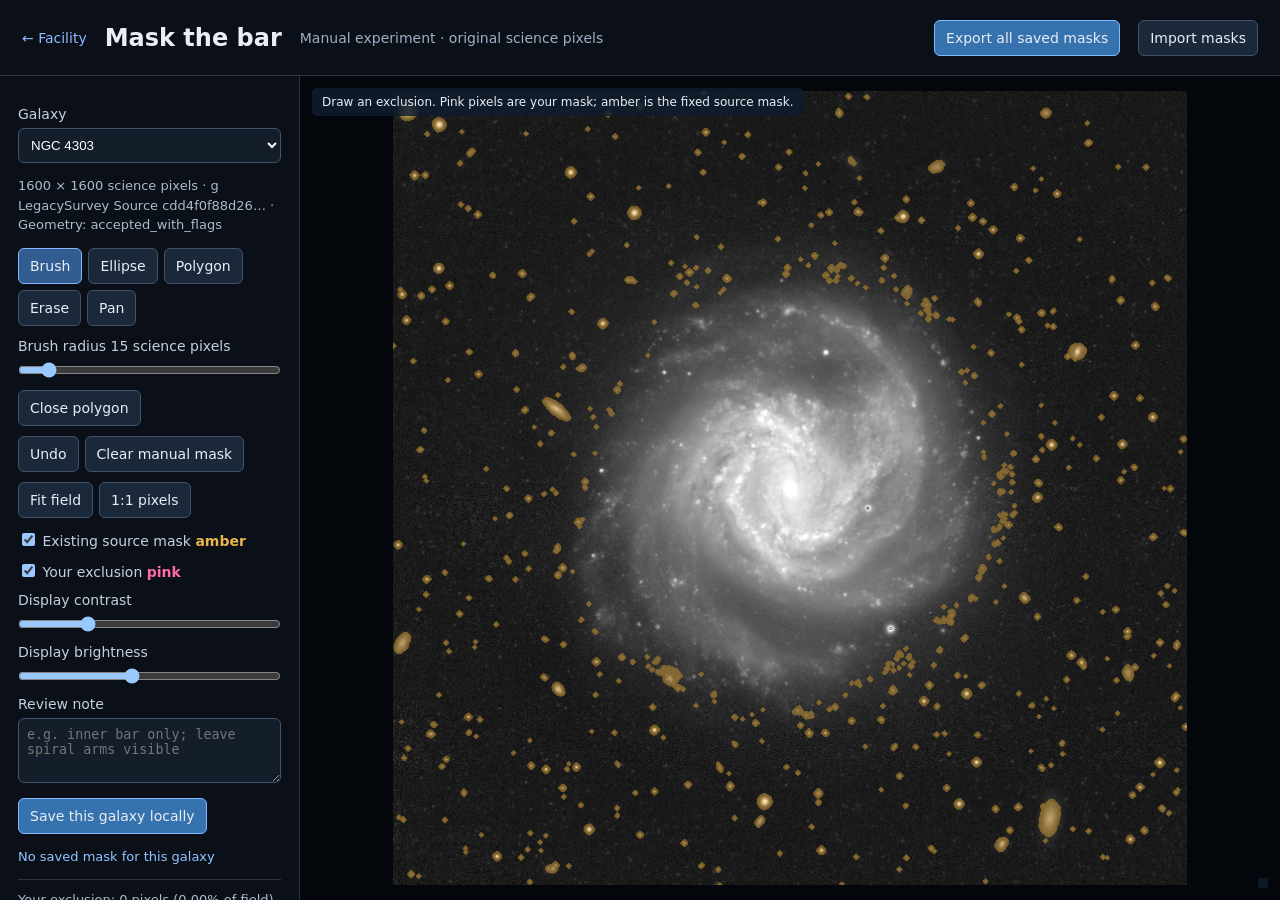
<file: mask.html>
<!doctype html><html lang="en"><head><meta charset="utf-8"><meta name="viewport" content="width=device-width,initial-scale=1"><title>Mask the bar · Black Hole Testing Facility</title><link rel="stylesheet" href="mask.css"></head><body>
<header><a href="./">← Facility</a><h1>Mask the bar</h1><span>Manual experiment · original science pixels</span><button id="export" class="primary">Export all saved masks</button><label class="button">Import masks<input id="import" type="file" accept=".json,application/json" hidden></label></header>
<main><aside><label>Galaxy<select id="galaxy"></select></label><p id="source">Loading source catalogue…</p><div class="tools"><button data-tool="brush" class="active">Brush</button><button data-tool="ellipse">Ellipse</button><button data-tool="polygon">Polygon</button><button data-tool="erase">Erase</button><button data-tool="pan">Pan</button></div><label>Brush radius <output id="radius-value">15</output> science pixels<input id="radius" type="range" min="1" max="150" value="15"></label><button id="finish">Close polygon</button><div class="row"><button id="undo">Undo</button><button id="clear">Clear manual mask</button></div><div class="row"><button id="fit">Fit field</button><button id="one">1:1 pixels</button></div><label><input type="checkbox" id="existing" checked> Existing source mask <b class="amber">amber</b></label><label><input type="checkbox" id="overlay" checked> Your exclusion <b class="pink">pink</b></label><label>Display contrast<input id="contrast" type="range" min="50" max="250" value="100"></label><label>Display brightness<input id="brightness" type="range" min="40" max="180" value="100"></label><label>Review note<textarea id="note" placeholder="e.g. inner bar only; leave spiral arms visible"></textarea></label><button id="save" class="primary">Save this galaxy locally</button><p id="save-state">Not yet saved</p><p id="coverage"></p><details open><summary>How to use</summary><p>Paint the structure you want excluded. Ellipse: drag a box around the bar. Polygon: click vertices, then Close polygon. Use Erase to remove your paint.</p><p>Scroll to zoom. Pan with the Pan tool or hold Space and drag. Undo reverses a drawing action.</p><p><strong>Save stays in this browser.</strong> Export the JSON file, then attach it in our chat so I can run the next analysis. Nothing you draw is uploaded automatically.</p><p>The old source mask stays intact. Your mask will be added as missing data, never painted black in the scientific image. Large exclusions can leave too little arm coverage.</p></details><p class="small">43 external galaxies. The Milky Way has no comparable external image. Bars are a plausible contaminant, not an established explanation for every galaxy.</p></aside><section id="stage"><canvas id="canvas" aria-label="Galaxy masking canvas"></canvas><div id="status" role="status">Loading…</div><div id="coordinates"></div></section></main><script src="mask-core.js"></script><script src="mask.js"></script></body></html>
</file>
<file: mask.css>
:root{color-scheme:dark;font:14px system-ui;background:#0b1018;color:#e8edf6}*{box-sizing:border-box}body{margin:0}header{height:76px;display:flex;align-items:center;gap:18px;padding:12px 22px;border-bottom:1px solid #283444}h1{font-size:24px;margin:0}header span{color:#9eafc4;margin-right:auto}a{color:#8cb8ff;text-decoration:none}main{display:grid;grid-template-columns:300px 1fr;height:calc(100vh - 76px)}aside{overflow:auto;padding:18px;border-right:1px solid #283444}label{display:block;margin:12px 0;color:#c4d0df}select,textarea{width:100%;margin-top:6px;background:#141e2b;color:#fff;border:1px solid #41536a;border-radius:6px;padding:8px}textarea{height:65px;resize:vertical}input[type=range]{display:block;width:100%;margin:8px 0}button,.button{background:#1b283a;color:#e8edf6;border:1px solid #41536a;border-radius:6px;padding:9px 11px;cursor:pointer;font:inherit;display:inline-block}button:hover,.button:hover{background:#2b405a}button.active{background:#315d91;border-color:#83b8ff}button.primary{background:#3672ad;border-color:#83b8ff}button:disabled{opacity:.5;cursor:wait}.tools{display:flex;flex-wrap:wrap;gap:6px}.row{display:flex;gap:6px;margin:10px 0}p{font-size:13px;line-height:1.5;color:#a9bbce}.small{font-size:11px}.amber{color:#e9b54c}.pink{color:#ff6ba7}#stage{position:relative;overflow:hidden;background:#03060b;touch-action:none}canvas{display:block;width:100%;height:100%;touch-action:none}#status{position:absolute;top:12px;left:12px;padding:7px 10px;background:#101c2ddd;max-width:80%;pointer-events:none;border-radius:5px;font-size:12px}#coordinates{position:absolute;bottom:12px;right:12px;background:#101c2ddd;padding:5px;font-size:12px;pointer-events:none}#save-state{color:#91c5ff}#coverage{border-top:1px solid #283444;padding-top:10px}summary{cursor:pointer;color:#d6e2f1}@media(max-width:800px){header{height:auto;flex-wrap:wrap;gap:9px}header span{display:none}main{grid-template-columns:220px 1fr;height:calc(100vh - 105px)}aside{padding:10px}h1{font-size:19px}}@media(max-width:550px){main{grid-template-columns:175px 1fr}button{padding:8px;font-size:12px}header a{display:none}aside{font-size:12px}}
</file>
